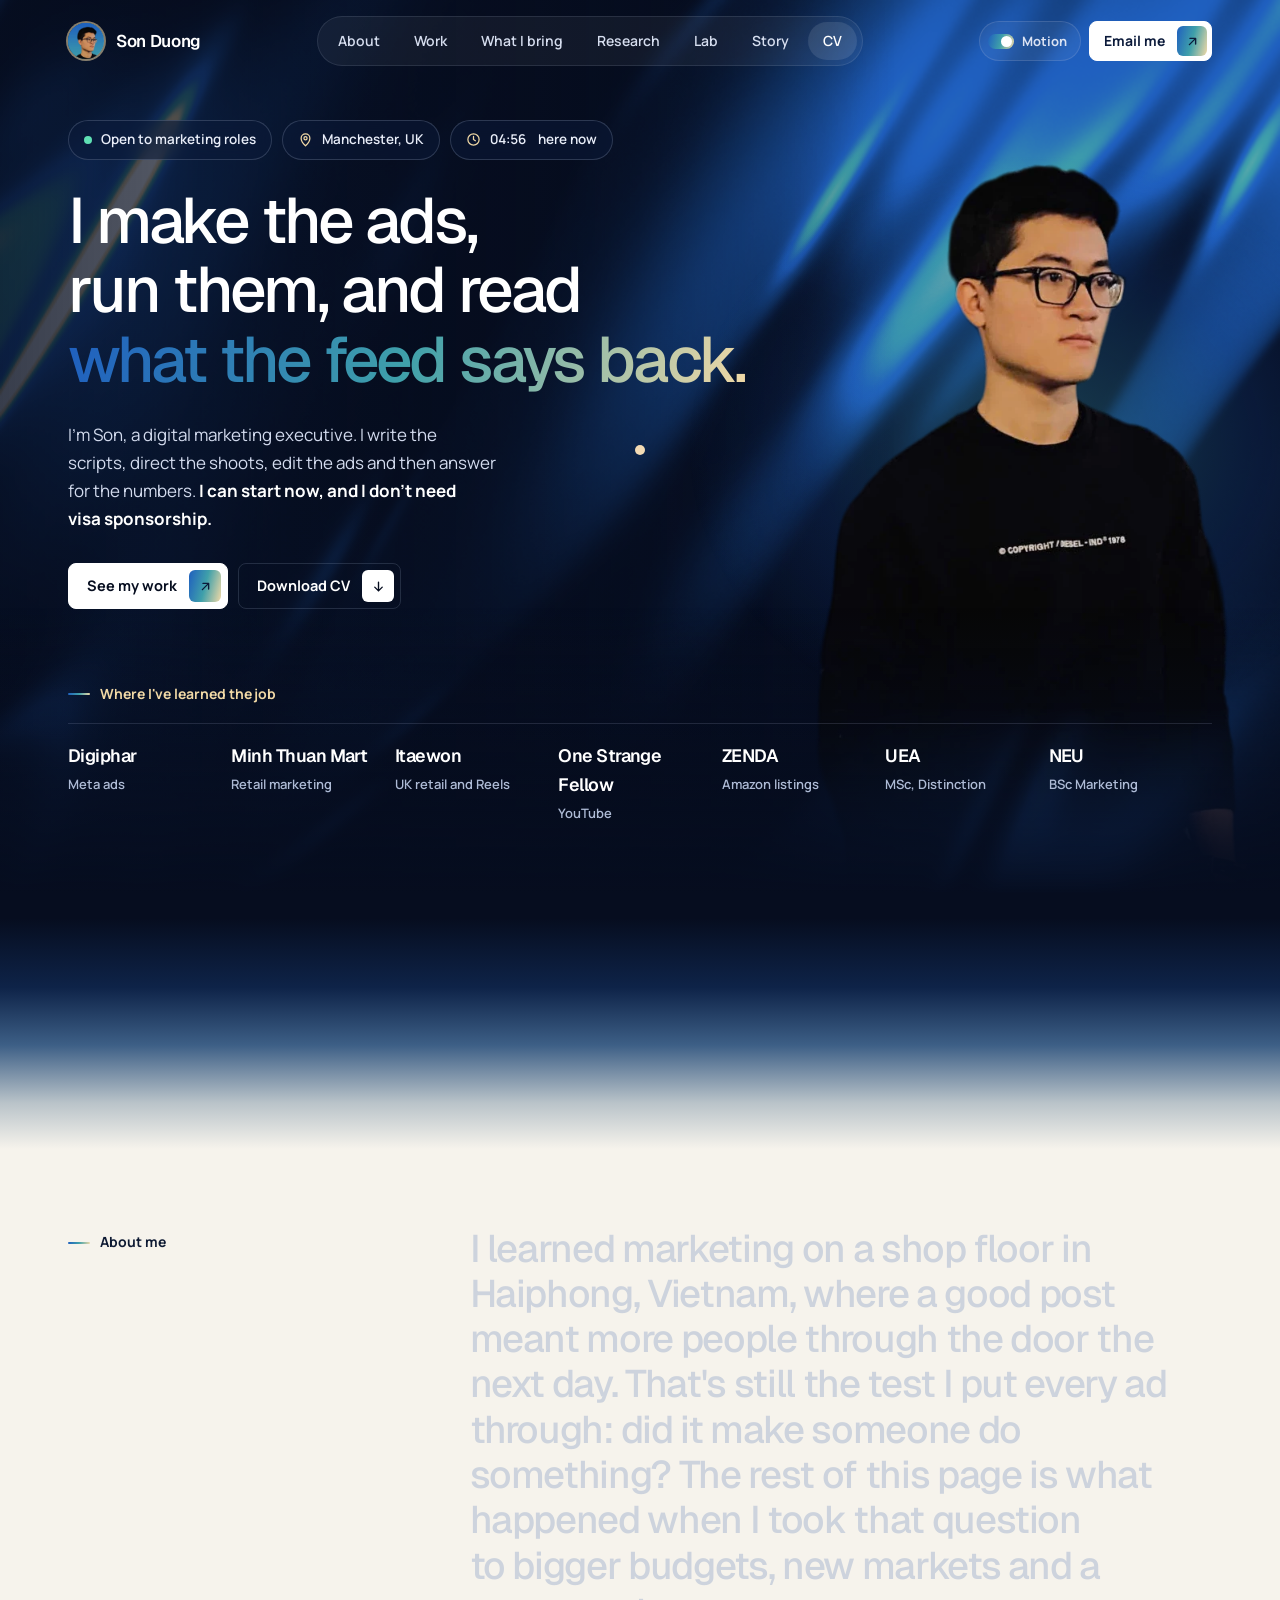
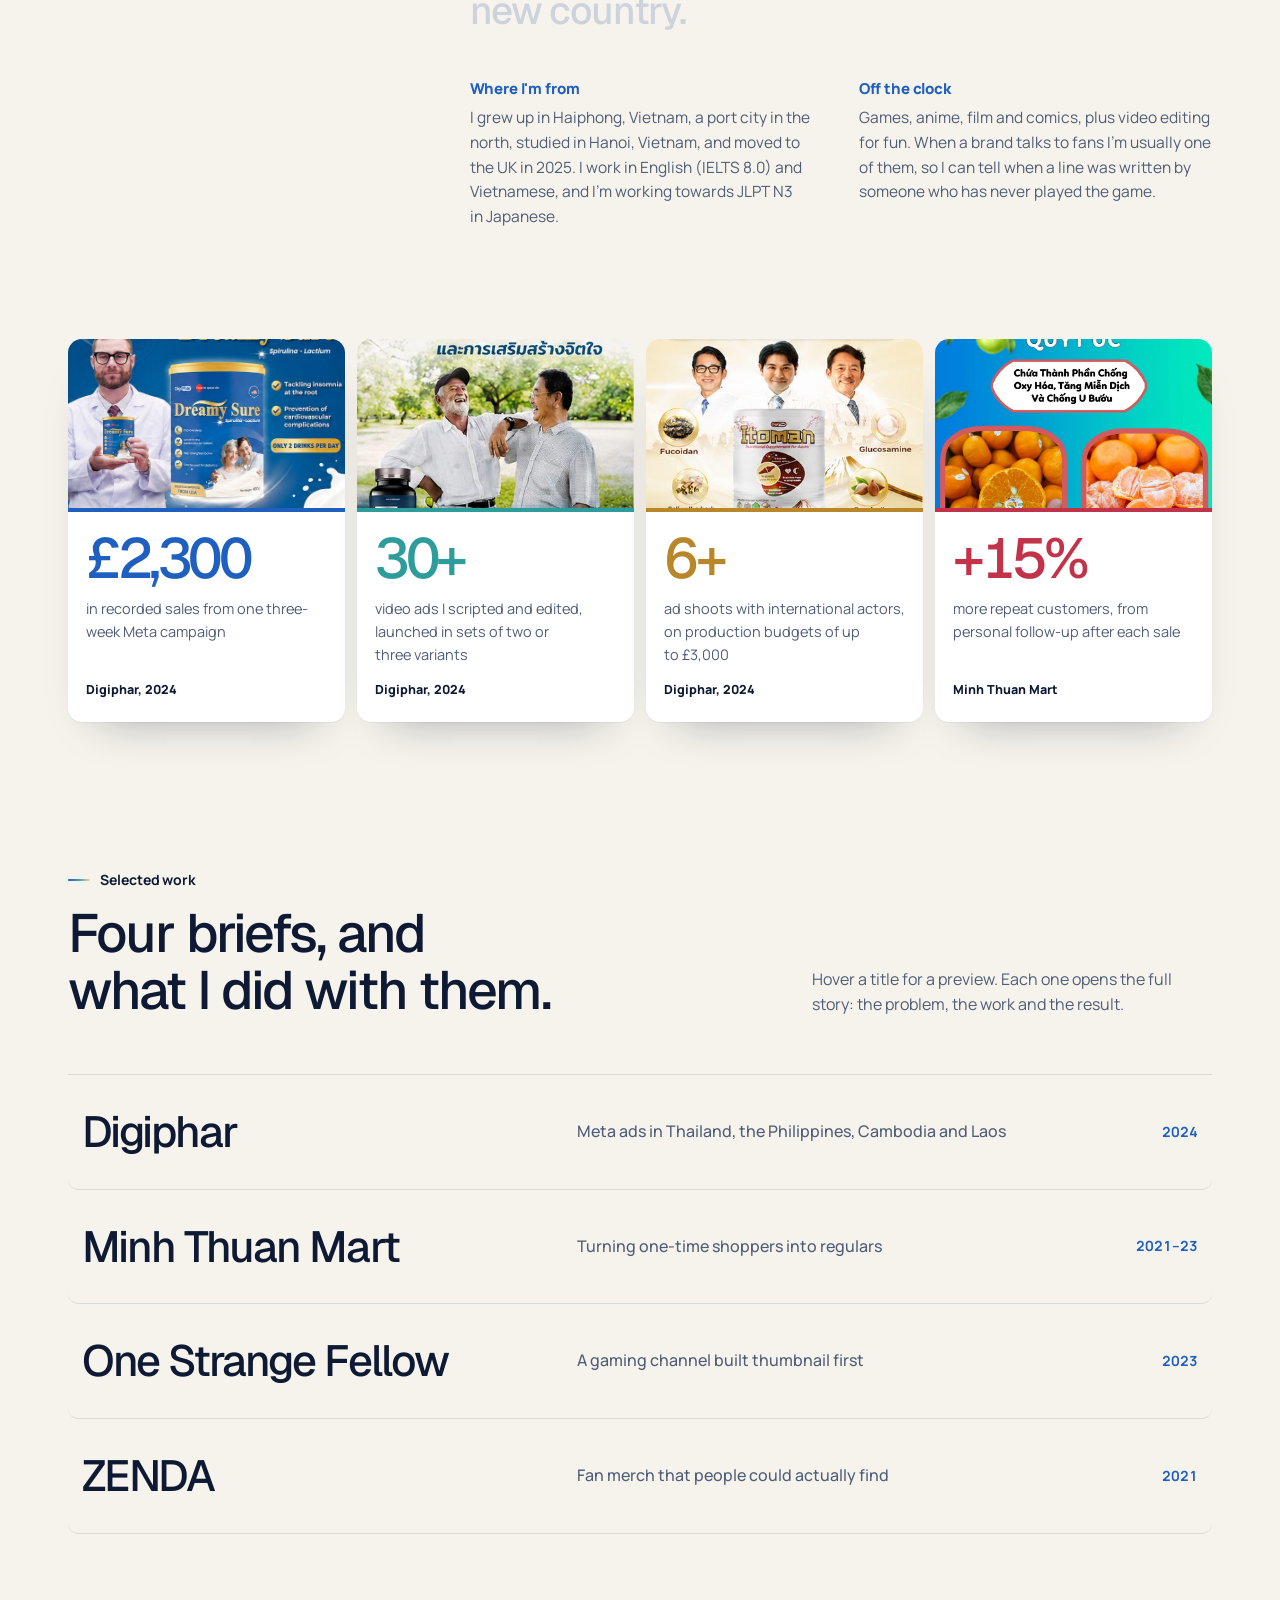
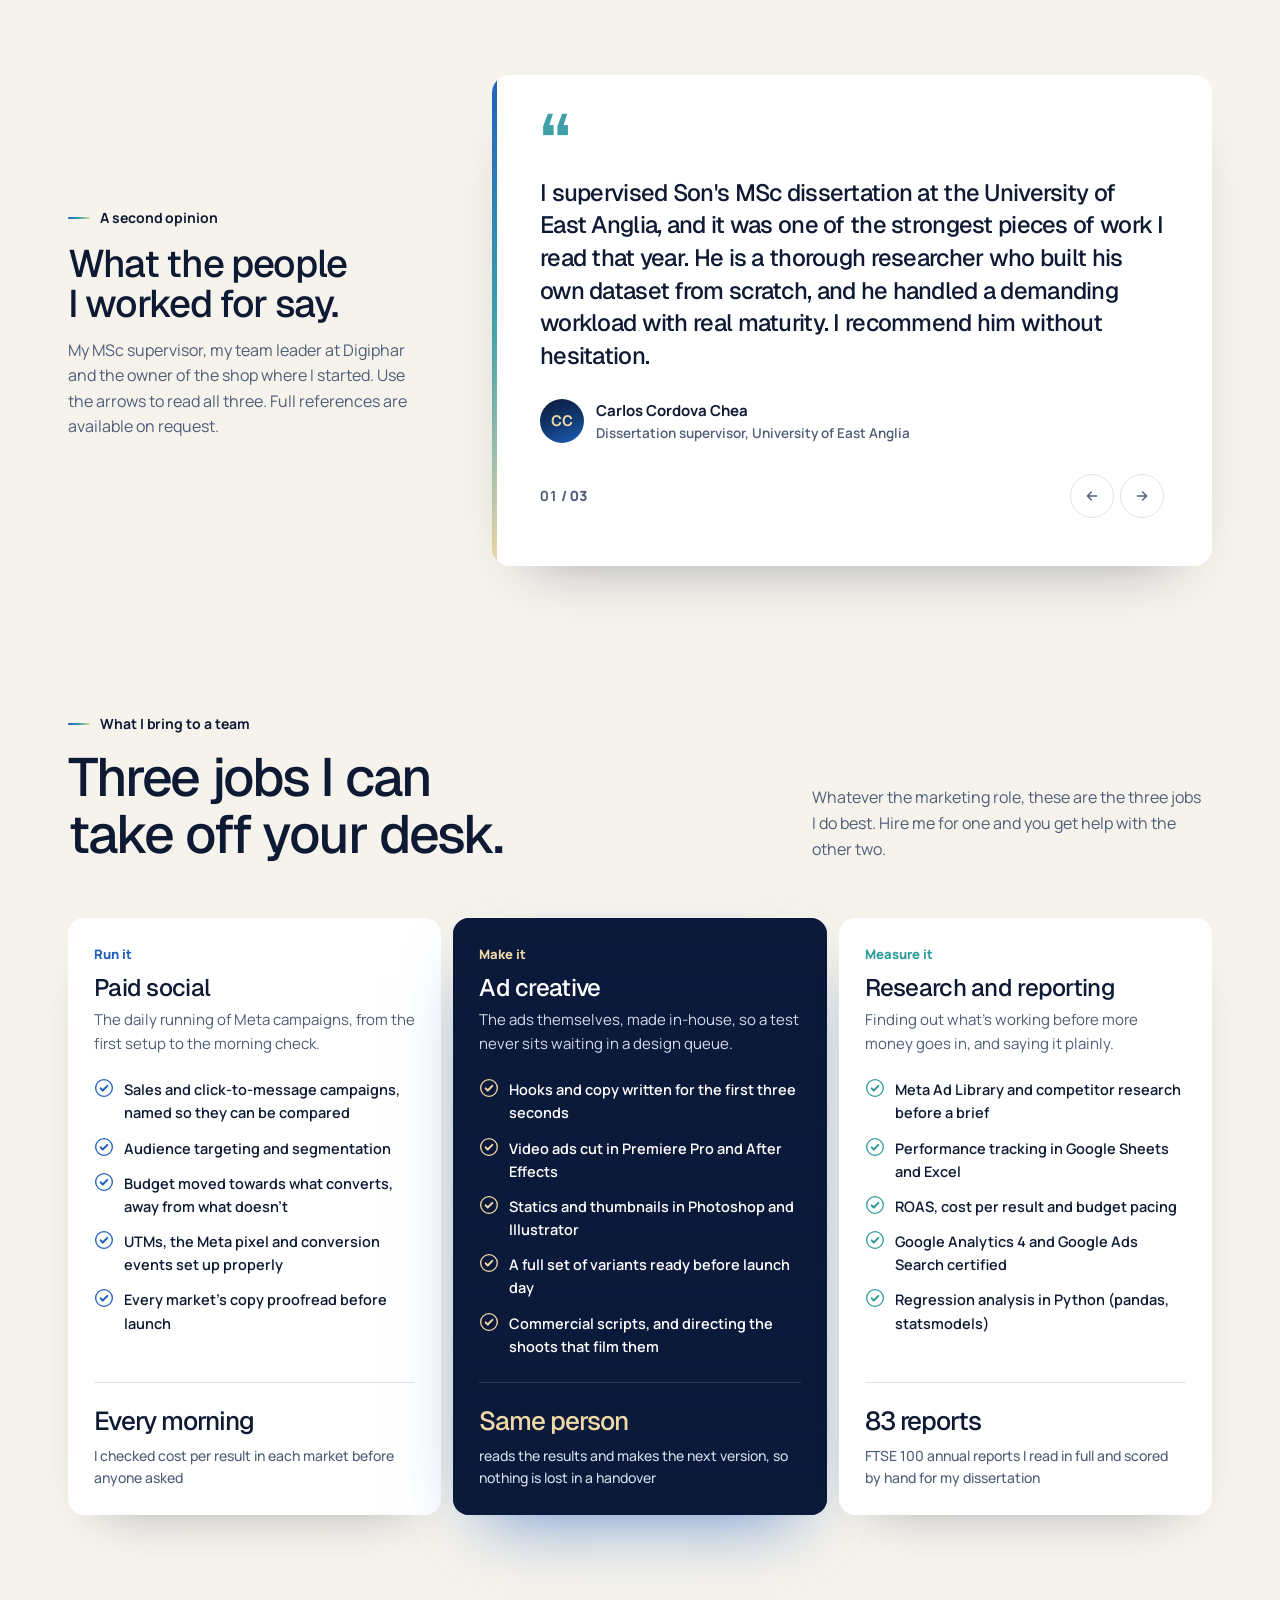
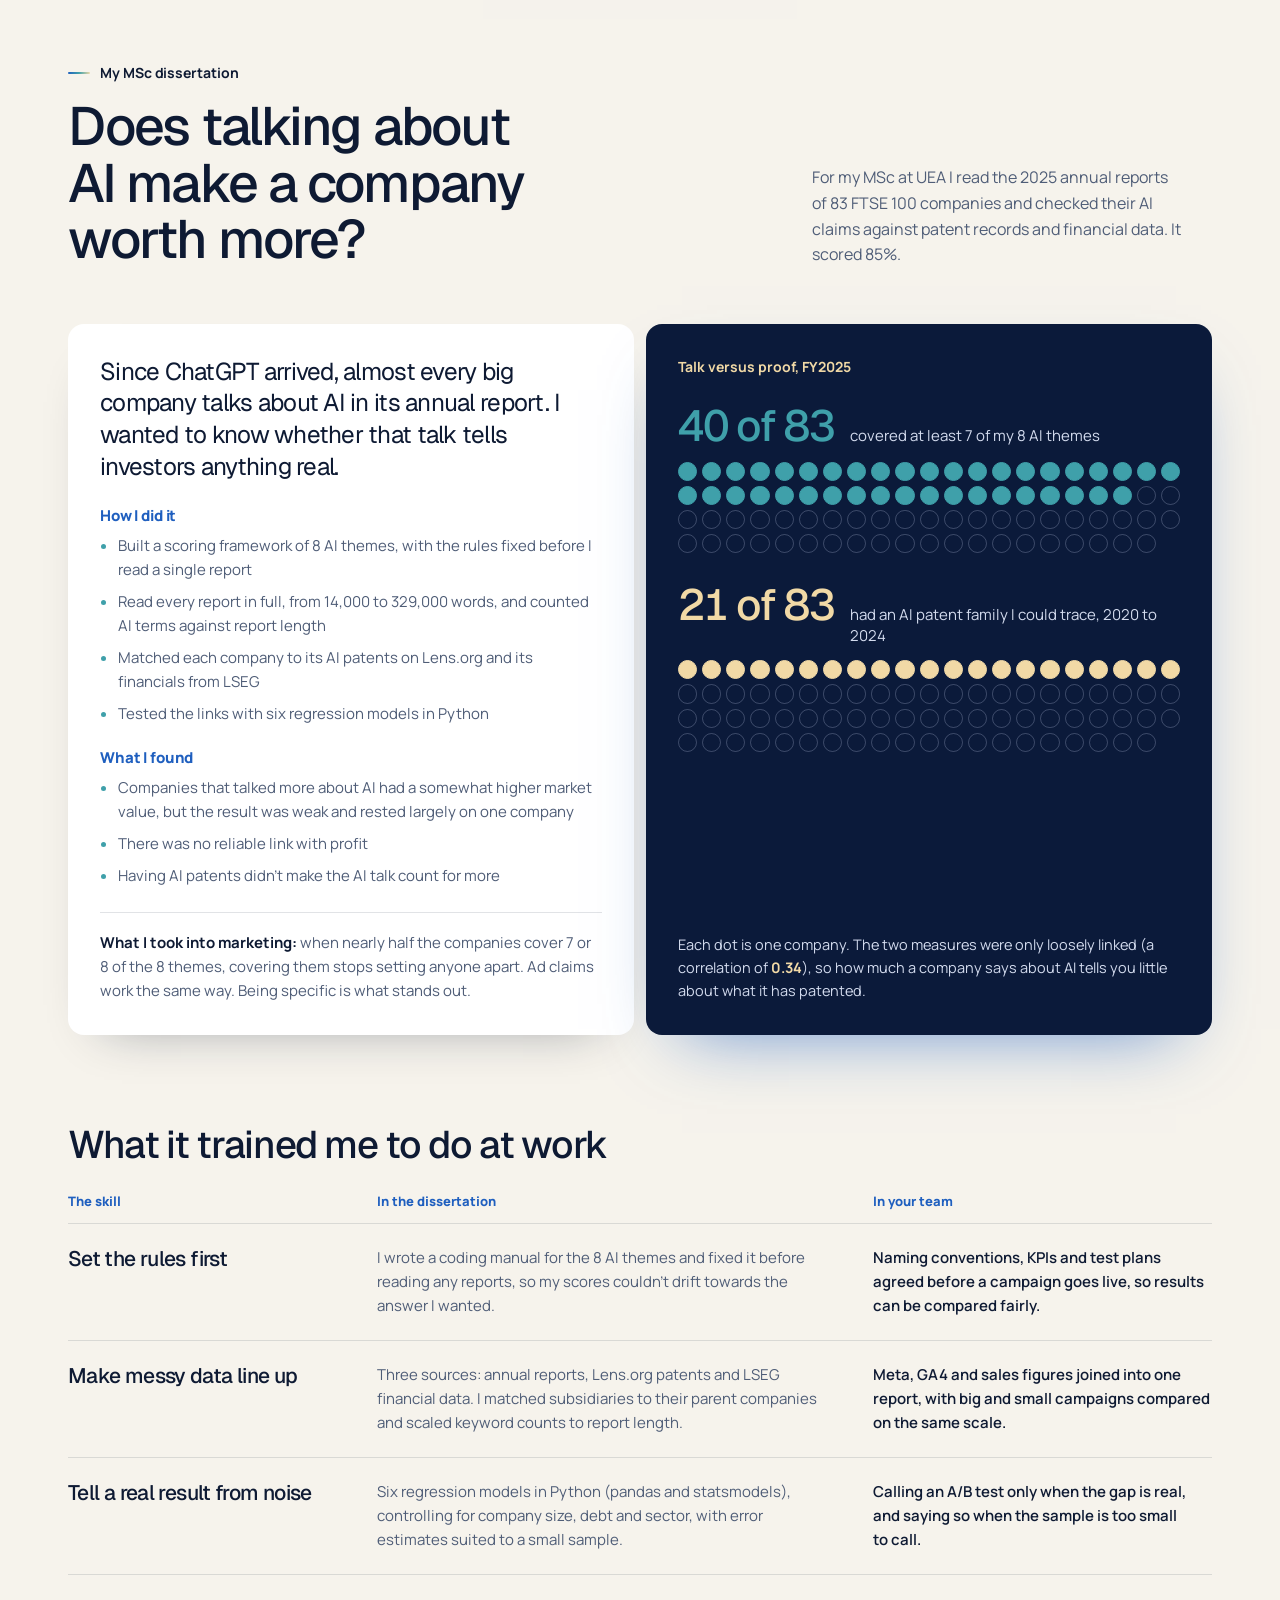
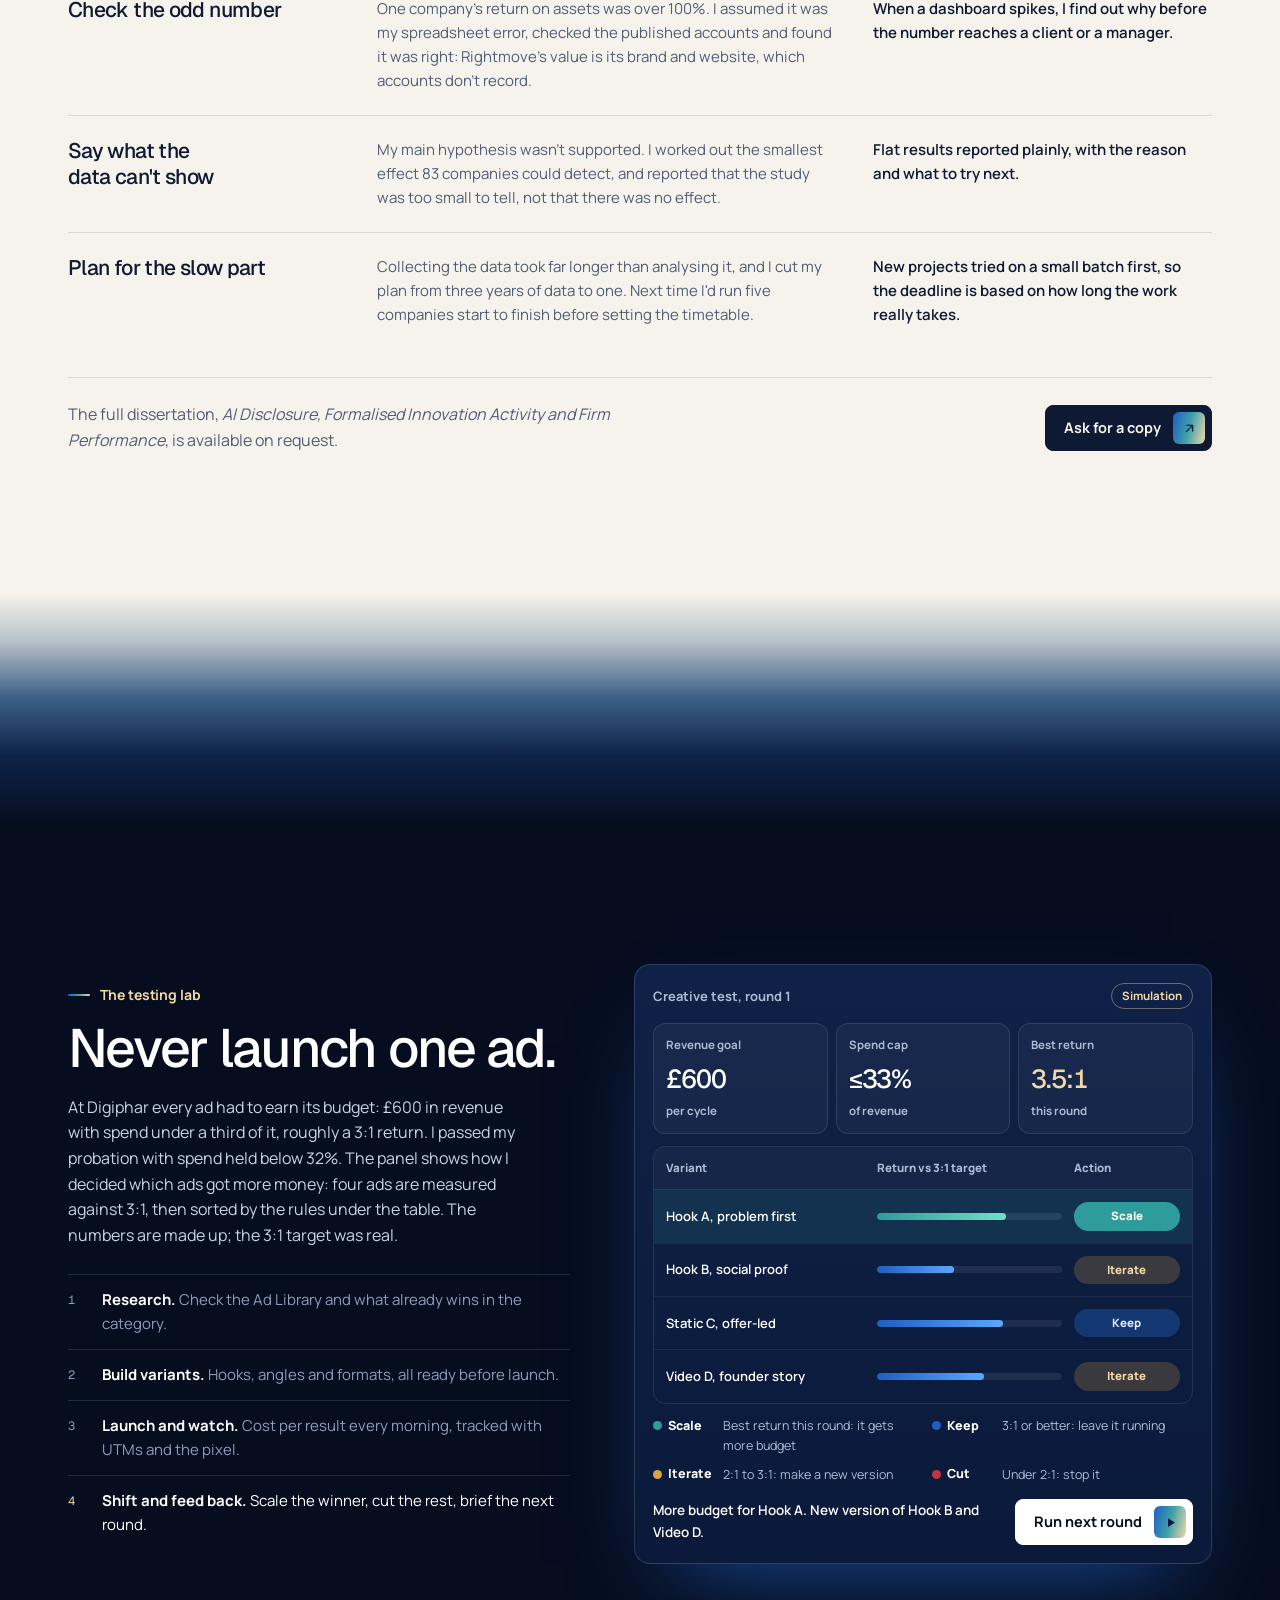
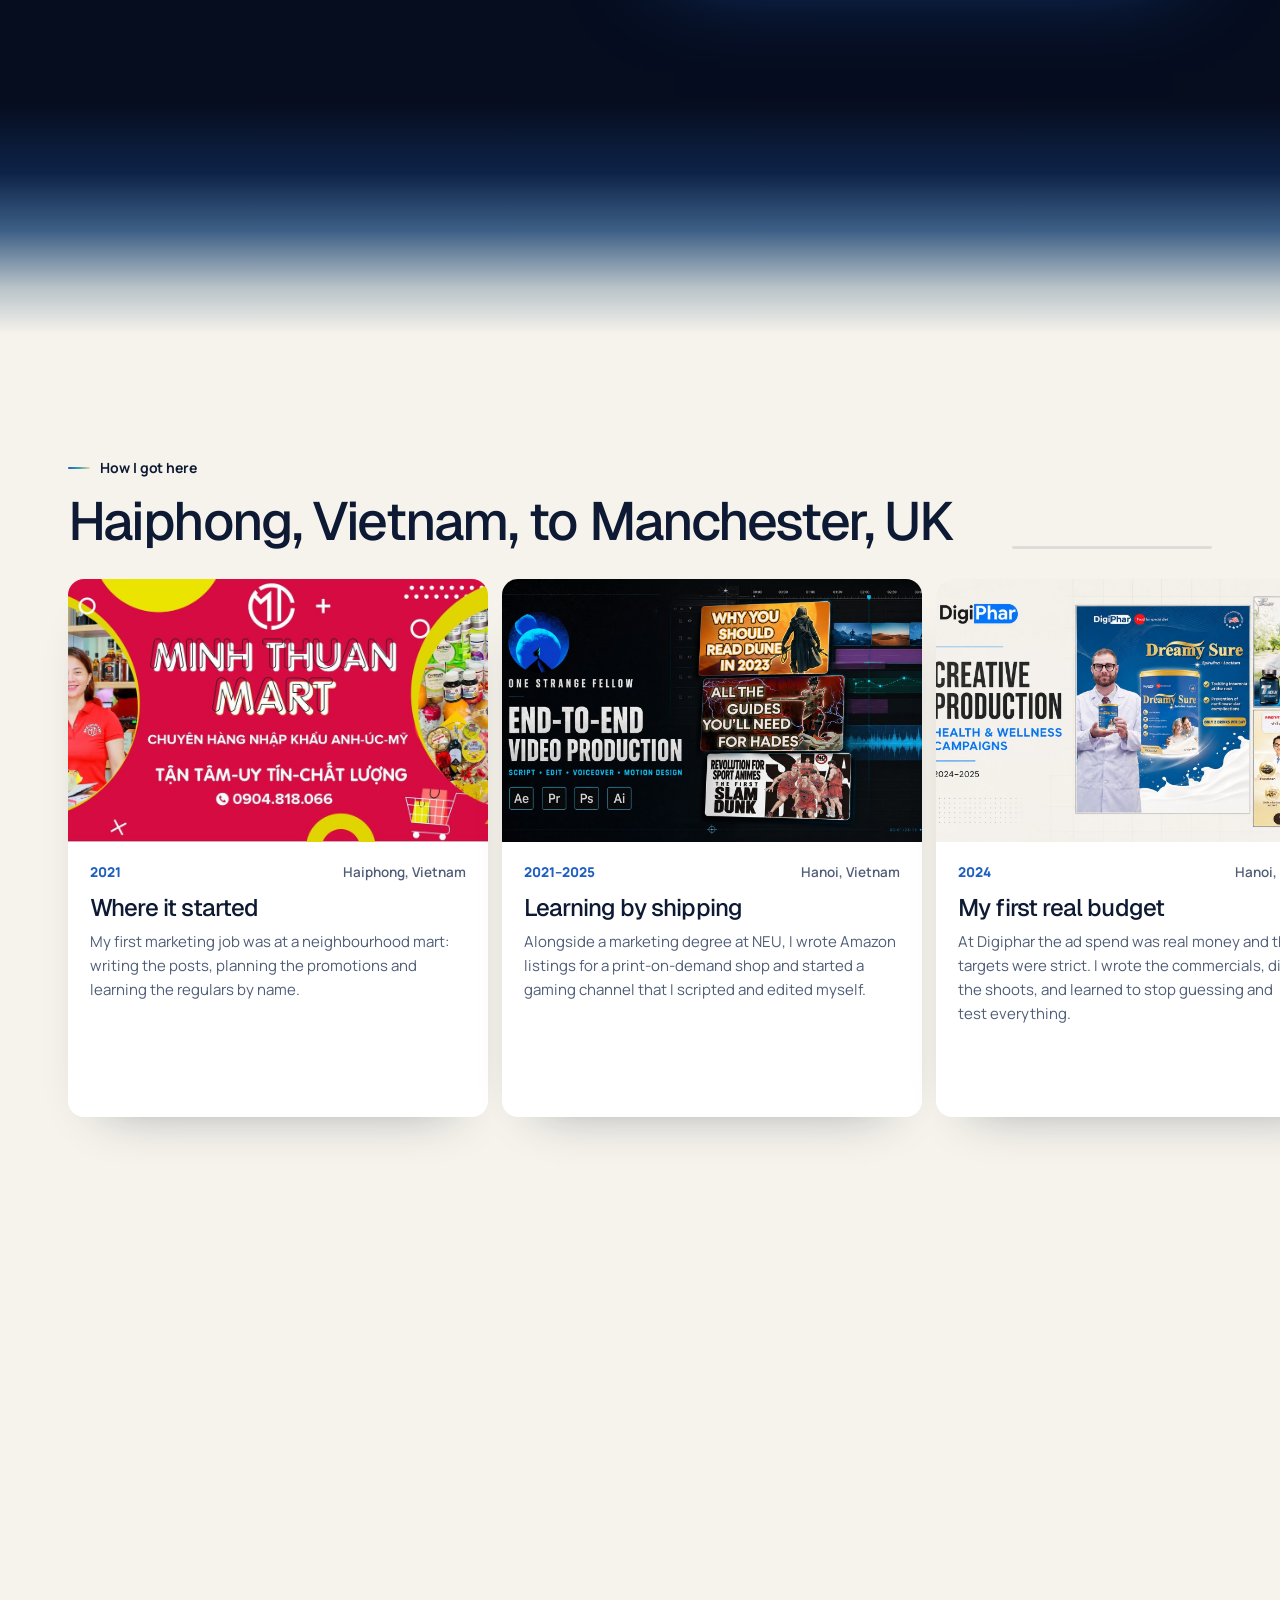
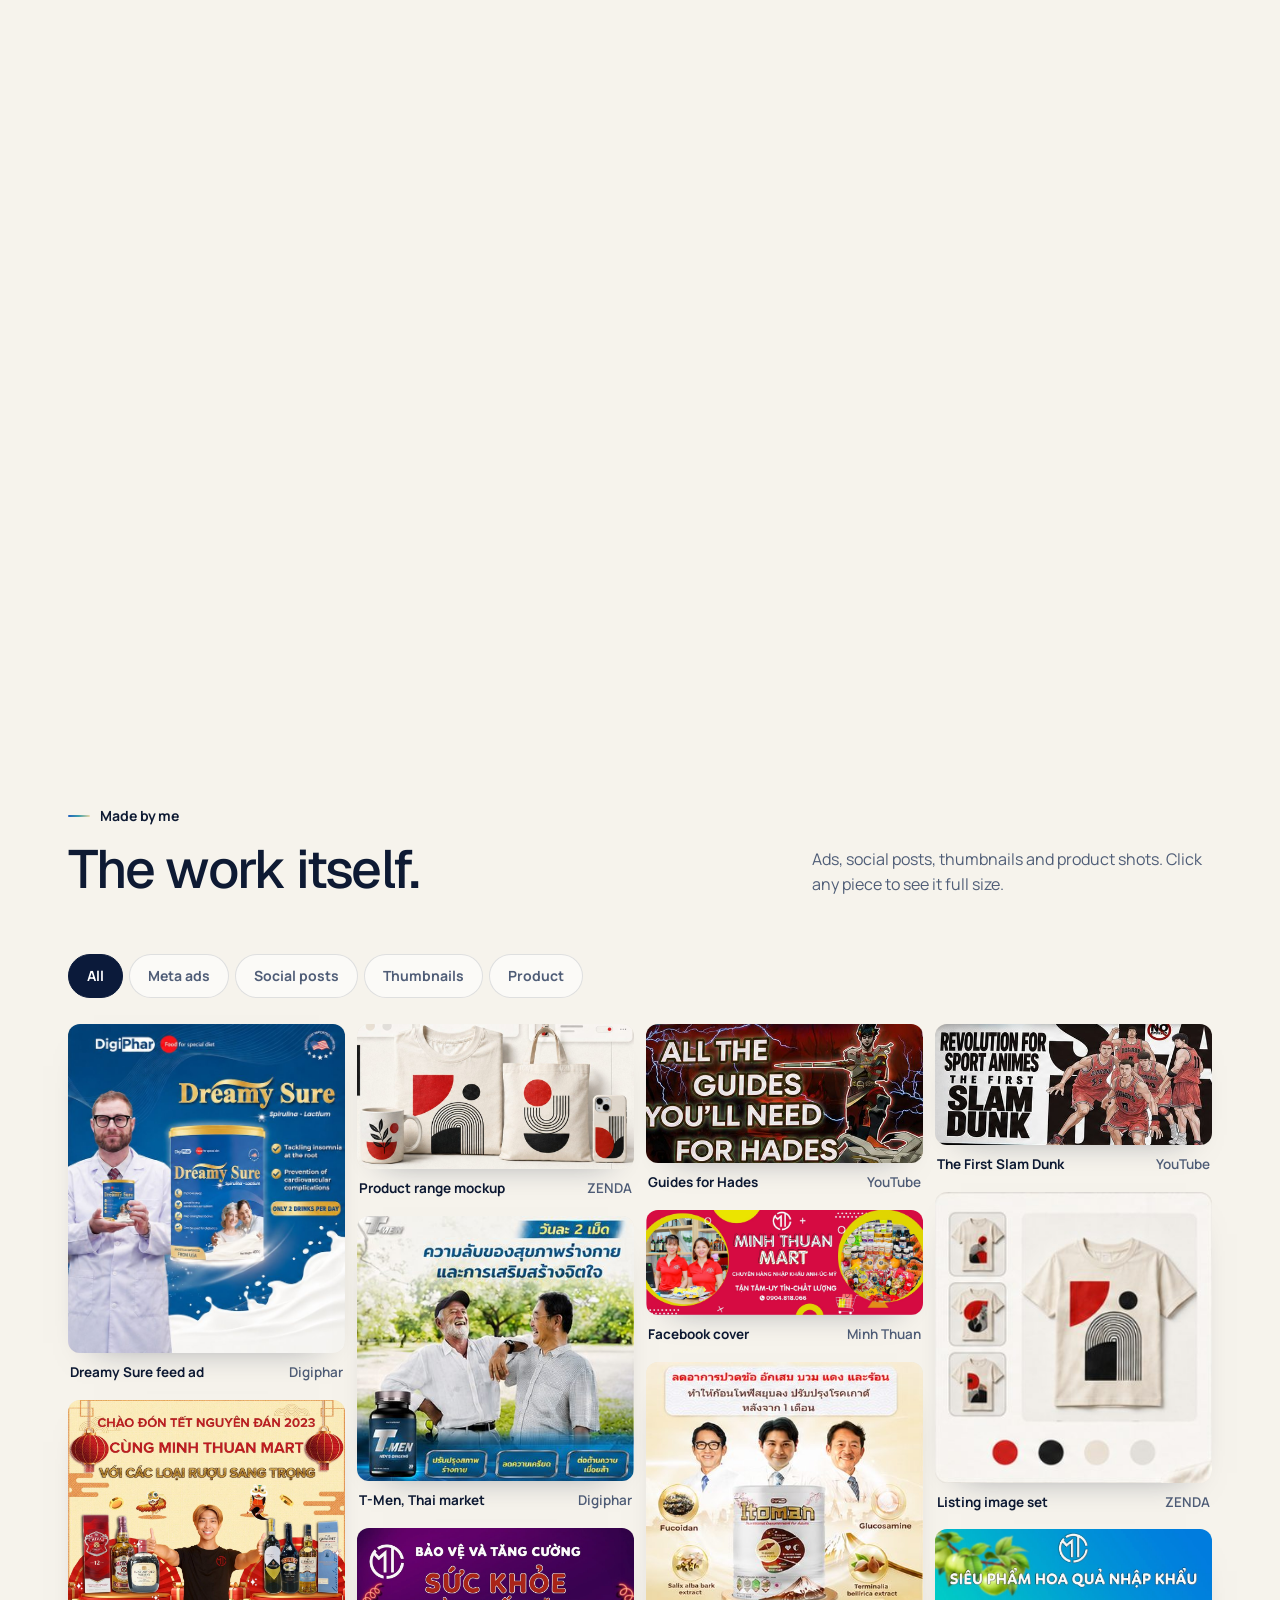
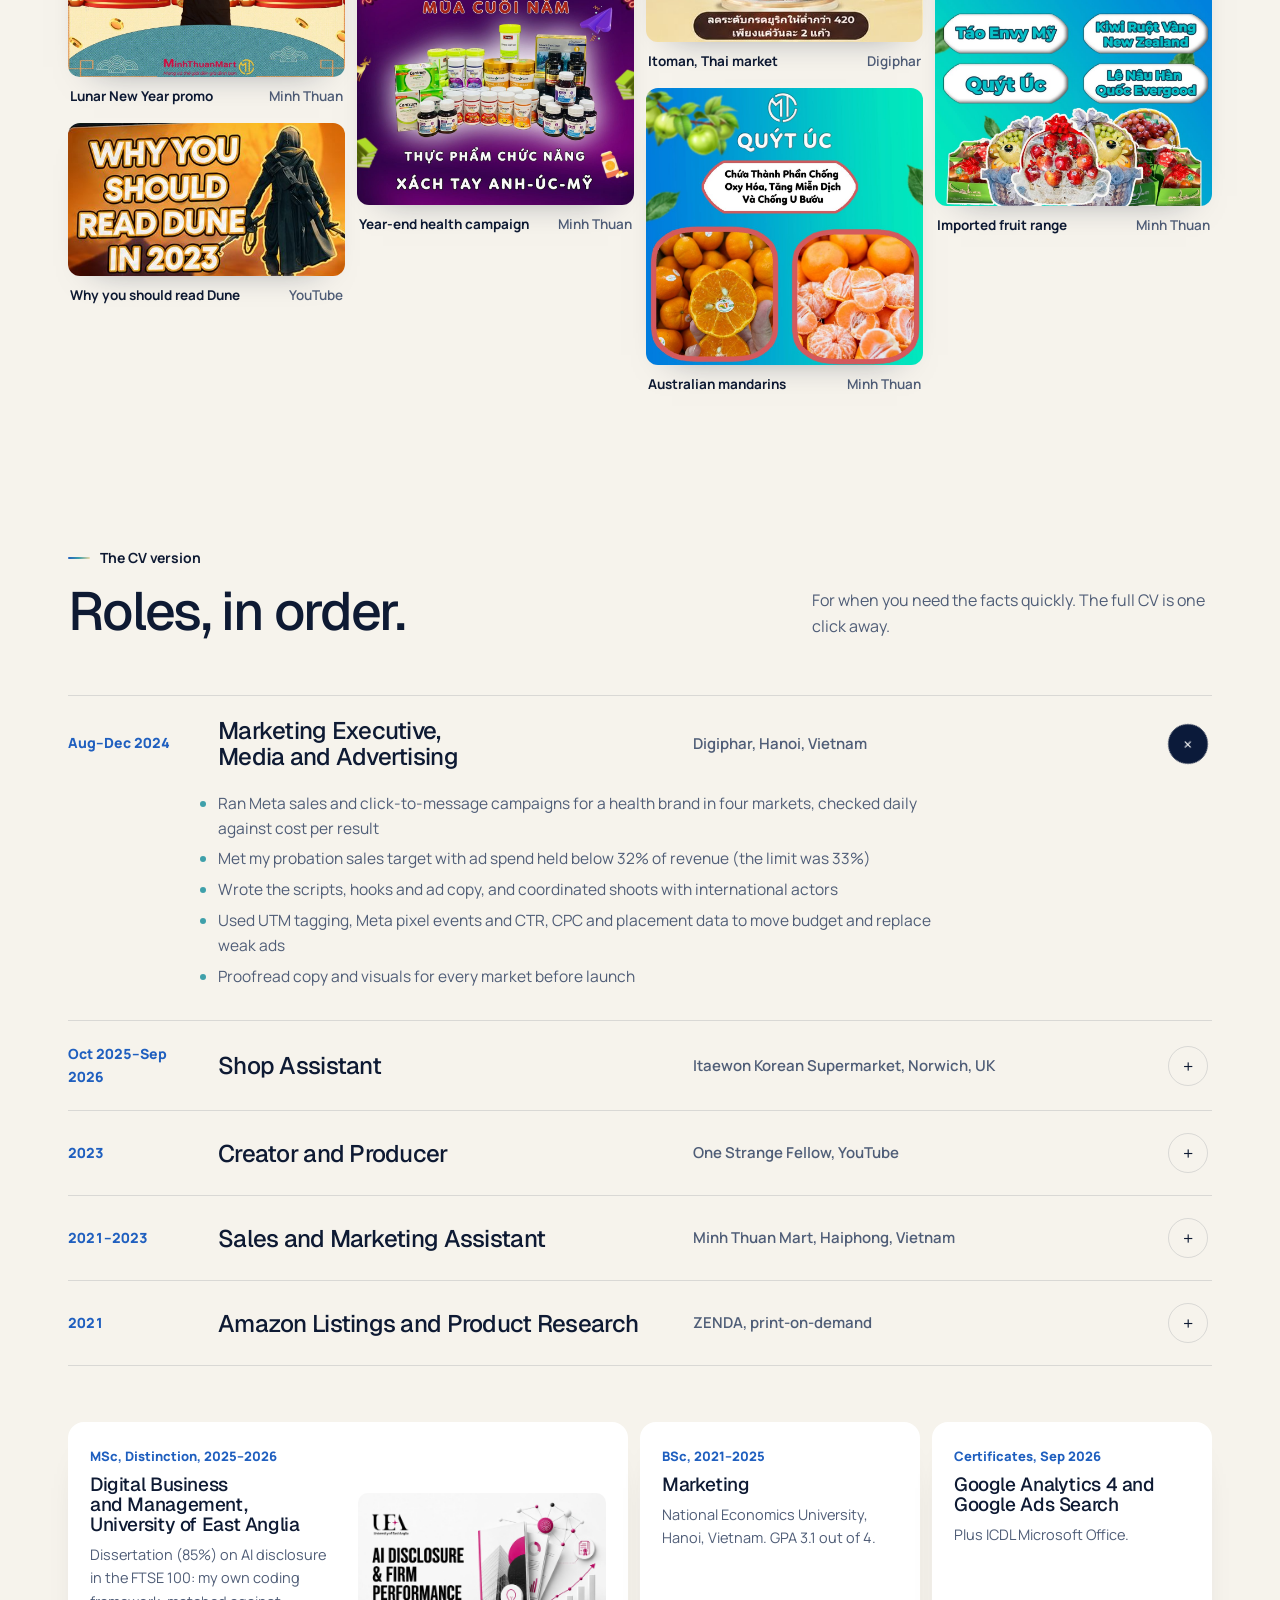
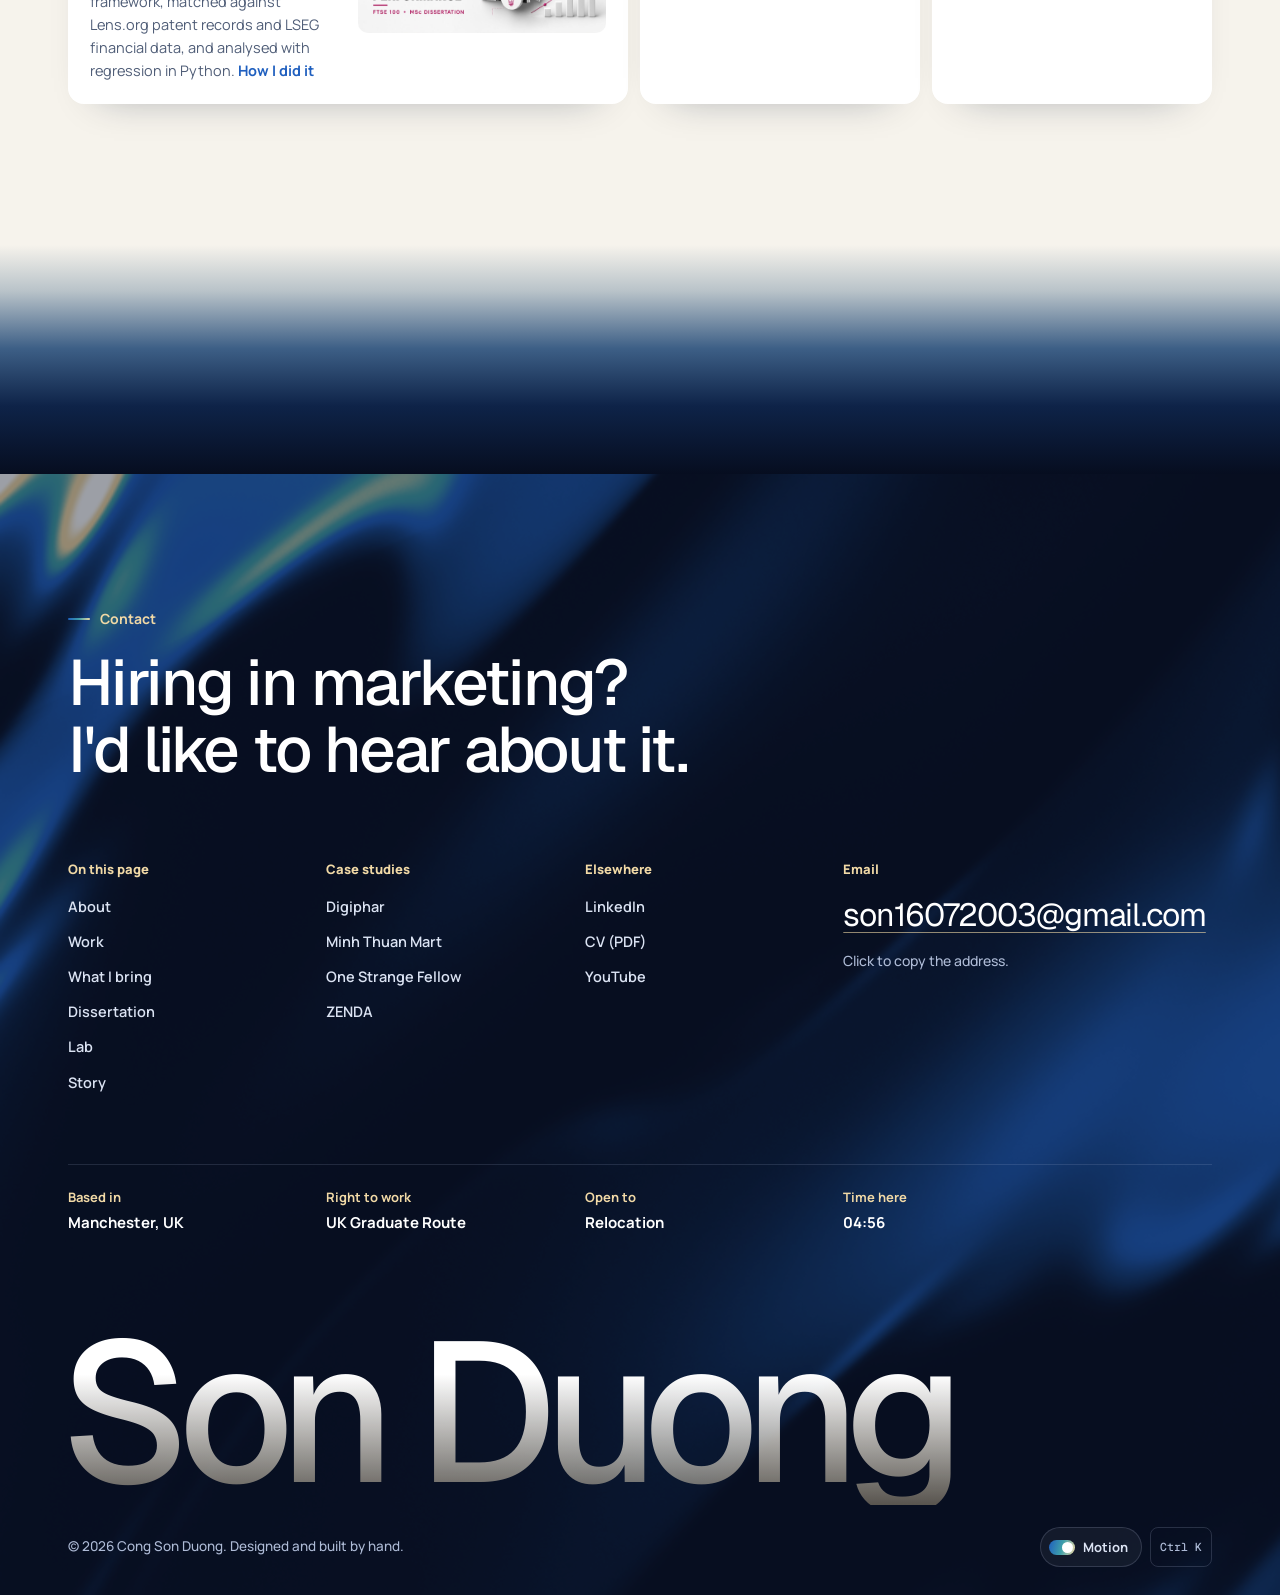
<file: index.html>
<!doctype html>
<html lang="en">
<head>
  <meta charset="utf-8">
  <meta name="viewport" content="width=device-width, initial-scale=1">
  <title>Son Duong, digital marketing executive</title>
  <meta name="description" content="Son Duong plans Meta campaigns, makes the ad creative and reports on what it earned. Digital marketing executive in Manchester, open to any marketing role and free to work in the UK.">
  <meta name="theme-color" content="#060d1f">
  <meta property="og:type" content="website">
  <meta property="og:title" content="Son Duong, digital marketing executive">
  <meta property="og:description" content="I make the ads, run them, and read what the feed says back. Manchester, UK.">
  <meta name="twitter:card" content="summary_large_image">
  <link rel="icon" href="data:image/svg+xml,%3Csvg xmlns='http://www.w3.org/2000/svg' viewBox='0 0 64 64'%3E%3Cdefs%3E%3ClinearGradient id='g' x1='0' y1='0' x2='1' y2='1'%3E%3Cstop offset='0' stop-color='%231f5fbf'/%3E%3Cstop offset='.55' stop-color='%233fa0aa'/%3E%3Cstop offset='1' stop-color='%23f1d9a6'/%3E%3C/linearGradient%3E%3C/defs%3E%3Crect width='64' height='64' rx='16' fill='url(%23g)'/%3E%3Ctext x='50%25' y='56%25' text-anchor='middle' dominant-baseline='middle' font-family='Arial' font-weight='800' font-size='24' fill='%230b1a3a'%3ESD%3C/text%3E%3C/svg%3E">
  <link rel="preconnect" href="https://fonts.googleapis.com">
  <link rel="preconnect" href="https://fonts.gstatic.com" crossorigin>
  <link href="https://fonts.googleapis.com/css2?family=Geist:wght@400;500;600&family=Geist+Mono:wght@400;500&family=Manrope:wght@400;500;600;700;800&display=swap" rel="stylesheet">
  <link rel="preload" as="image" href="assets/img/me-nobg.webp">
  <link rel="stylesheet" href="css/style.css">
  <script>
    (function () {
      var d = document.documentElement, m = null;
      try { m = localStorage.getItem("motion"); } catch (e) {}
      // Motion is on by default; the Motion switch lets a visitor turn it off (remembered on their browser)
      if (m === "off") d.classList.add("calm");
    })();
  </script>
  <script type="application/ld+json">
  {
    "@context": "https://schema.org",
    "@type": "Person",
    "name": "Cong Son Duong",
    "alternateName": "Dương Công Sơn",
    "jobTitle": "Digital Marketing Executive",
    "address": { "@type": "PostalAddress", "addressLocality": "Manchester", "addressCountry": "UK" },
    "alumniOf": ["University of East Anglia", "National Economics University"],
    "sameAs": ["https://www.linkedin.com/in/cong-son-duong"],
    "knowsAbout": ["Meta Ads", "Paid Social", "A/B Testing", "Google Analytics 4", "Ad Creative"]
  }
  </script>
</head>
<body data-root="" class="loading">
  <a class="skip-link" href="#main">Skip to content</a>
  <div class="progress" aria-hidden="true"></div>
  <div class="cursor" aria-hidden="true"><span>View case</span></div>
  <div class="cursor-dot" aria-hidden="true"></div>

  <div class="preloader" aria-hidden="true">
    <div class="pre-row">
      <div class="pre-name"><span>Son Duong</span></div>
      <div class="pre-count">000</div>
    </div>
    <div class="pre-bar"><i></i></div>
  </div>
  <header class="nav">
    <div class="container nav-inner">
      <a href="#top" class="logo"><span class="logo-mark"><img src="assets/img/avatar.webp" alt="" width="36" height="36"></span>Son Duong</a>
      <nav class="nav-links" aria-label="Main">
        <a href="#about">About</a>
        <a href="#work">Work</a>
        <a href="#bring">What I bring</a>
        <a href="#research">Research</a>
        <a href="#lab">Lab</a>
        <a href="#story">Story</a>
        <a href="#experience">CV</a>
      </nav>
      <div class="nav-cta">
        <button class="motion-toggle" type="button" aria-pressed="true" title="Turn animations on or off"><i></i>Motion</button>
        <a class="btn magnetic" href="#contact"><span class="btn-label">Email me</span><span class="arr"><svg viewBox="0 0 24 24" fill="none" stroke="currentColor" stroke-width="2.2" stroke-linecap="round" stroke-linejoin="round" aria-hidden="true"><path d="M7 17 17 7M8 7h9v9"/></svg></span></a>
        <button class="menu-toggle" aria-label="Open menu" aria-expanded="false"><svg width="20" height="20" viewBox="0 0 24 24" fill="none" stroke="currentColor" stroke-width="2" stroke-linecap="round" aria-hidden="true"><path d="M4 9h16M4 15h16"/></svg></button>
      </div>
    </div>
  </header>

  <main id="main">
    <section class="hero" id="top">
      <div class="chrome-fallback" aria-hidden="true"></div>
      <canvas class="chrome" data-chrome="hero" aria-hidden="true"></canvas>
      <div class="hero-photo" aria-hidden="true">
        <div class="halo"></div>
        <img src="assets/img/me-nobg.webp" alt="" width="558" height="942">
      </div>

      <div class="container hero-content">
        <div class="hero-meta">
          <span class="chip"><span class="dot" aria-hidden="true"></span>Open to marketing roles</span>
          <span class="chip"><svg viewBox="0 0 24 24" fill="none" stroke="currentColor" stroke-width="2" stroke-linecap="round" stroke-linejoin="round" aria-hidden="true"><path d="M12 22s7-6.1 7-12a7 7 0 1 0-14 0c0 5.9 7 12 7 12z"/><circle cx="12" cy="10" r="2.5"/></svg>Manchester, UK</span>
          <span class="chip"><svg viewBox="0 0 24 24" fill="none" stroke="currentColor" stroke-width="2" stroke-linecap="round" aria-hidden="true"><circle cx="12" cy="12" r="9"/><path d="M12 7v5l3 2"/></svg><span class="clock">--:--</span>&nbsp;here now</span>
        </div>
        <h1 aria-label="I make the ads, run them, and read what the feed says back.">
          <span class="line"><span>I make the ads,</span></span>
          <span class="line"><span>run them, and read</span></span>
          <span class="line"><span class="gt">what the feed says back.</span></span>
        </h1>
        <p class="hero-sub">I'm Son, a digital marketing executive. I write the scripts, direct the shoots, edit the ads and then answer for the numbers. <b>I can start now, and I don't need visa sponsorship.</b></p>
        <div class="hero-actions">
          <a class="btn magnetic" href="#work"><span class="btn-label">See my work</span><span class="arr"><svg viewBox="0 0 24 24" fill="none" stroke="currentColor" stroke-width="2.2" stroke-linecap="round" stroke-linejoin="round" aria-hidden="true"><path d="M7 17 17 7M8 7h9v9"/></svg></span></a>
          <a class="btn ghost magnetic" href="assets/Cong-Son-Duong-CV.pdf" target="_blank" rel="noopener"><span class="btn-label">Download CV</span><span class="arr"><svg viewBox="0 0 24 24" fill="none" stroke="currentColor" stroke-width="2.2" stroke-linecap="round" stroke-linejoin="round" aria-hidden="true"><path d="M12 5v14M6 13l6 6 6-6"/></svg></span></a>
        </div>
      </div>

      <div class="container trusted">
        <span class="label">Where I've learned the job</span>
        <div class="marks">
          <div class="mark"><b>Digiphar</b><span>Meta ads</span></div>
          <div class="mark"><b>Minh Thuan Mart</b><span>Retail marketing</span></div>
          <div class="mark"><b>Itaewon</b><span>UK retail and Reels</span></div>
          <div class="mark"><b>One Strange Fellow</b><span>YouTube</span></div>
          <div class="mark"><b>ZENDA</b><span>Amazon listings</span></div>
          <div class="mark"><b>UEA</b><span>MSc, Distinction</span></div>
          <div class="mark"><b>NEU</b><span>BSc Marketing</span></div>
        </div>
      </div>
    </section>
    <div class="dissolve" aria-hidden="true"></div>
    <section class="section on-light" id="about" style="padding-top:clamp(40px,6vw,80px)">
      <div class="container">
        <div class="split-head">
          <div><span class="label">About me</span></div>
          <div>
            <p class="statement" data-lit>I learned marketing on a shop floor in Haiphong, Vietnam, where a good post meant more people through the door the next day. That's still the test I put every ad through: did it make someone do something? <span class="soft">The rest of this page is what happened when I took that question to bigger budgets, new markets and a new country.</span></p>
            <div class="about-cols">
              <div>
                <h3>Where I'm from</h3>
                <p>I grew up in Haiphong, Vietnam, a port city in the north, studied in Hanoi, Vietnam, and moved to the UK in 2025. I work in English (IELTS 8.0) and Vietnamese, and I'm working towards JLPT N3 in Japanese.</p>
              </div>
              <div>
                <h3>Off the clock</h3>
                <p>Games, anime, film and comics, plus video editing for fun. When a brand talks to fans I'm usually one of them, so I can tell when a line was written by someone who has never played the game.</p>
              </div>
            </div>
          </div>
        </div>

        <div class="stat-strip" aria-label="Results">
          <div class="stat-card">
            <div class="pic"><img src="assets/work/ad-dreamy-sure.jpg" alt="" loading="lazy"></div>
            <div class="body"><div class="stat-num">£<span data-count="2300">2,300</span></div><p>in recorded sales from one three-week Meta campaign</p><small>Digiphar, 2024</small></div>
          </div>
          <div class="stat-card c-teal">
            <div class="pic"><img src="assets/work/ad-tmen.jpg" alt="" loading="lazy"></div>
            <div class="body"><div class="stat-num"><span data-count="30">30</span>+</div><p>video ads I scripted and edited, launched in sets of two or three variants</p><small>Digiphar, 2024</small></div>
          </div>
          <div class="stat-card c-gold">
            <div class="pic"><img src="assets/work/ad-itoman.jpg" alt="" loading="lazy"></div>
            <div class="body"><div class="stat-num"><span data-count="6">6</span>+</div><p>ad shoots with international actors, on production budgets of up to £3,000</p><small>Digiphar, 2024</small></div>
          </div>
          <div class="stat-card c-red">
            <div class="pic"><img src="assets/work/mtm-quyt-uc.jpg" alt="" loading="lazy"></div>
            <div class="body"><div class="stat-num">+<span data-count="15">15</span>%</div><p>more repeat customers, from personal follow-up after each sale</p><small>Minh Thuan Mart</small></div>
          </div>
        </div>
      </div>
    </section>
    <section class="section on-light" id="work" style="padding-top:0">
      <div class="container">
        <div class="head-row">
          <div>
            <span class="label">Selected work</span>
            <h2>Four briefs, and what I did with them.</h2>
          </div>
          <p>Hover a title for a preview. Each one opens the full story: the problem, the work and the result.</p>
        </div>
        <div class="work-list">
          <a class="work-row" href="work/digiphar.html" data-preview="0" data-cursor="view">
            <div class="thumb-m"><img src="assets/work/cover-digiphar.jpg" alt="" loading="lazy"></div>
            <h3>Digiphar</h3><span class="what">Meta ads in Thailand, the Philippines, Cambodia and Laos</span><span class="yr">2024</span>
          </a>
          <a class="work-row" href="work/minh-thuan-mart.html" data-preview="1" data-cursor="view">
            <div class="thumb-m"><img src="assets/work/cover-minh-thuan.jpg" alt="" loading="lazy"></div>
            <h3>Minh Thuan Mart</h3><span class="what">Turning one-time shoppers into regulars</span><span class="yr">2021–23</span>
          </a>
          <a class="work-row" href="work/one-strange-fellow.html" data-preview="2" data-cursor="view">
            <div class="thumb-m"><img src="assets/work/cover-osf.jpg" alt="" loading="lazy"></div>
            <h3>One Strange Fellow</h3><span class="what">A gaming channel built thumbnail first</span><span class="yr">2023</span>
          </a>
          <a class="work-row" href="work/zenda.html" data-preview="3" data-cursor="view">
            <div class="thumb-m"><img src="assets/work/cover-zenda.jpg" alt="" loading="lazy"></div>
            <h3>ZENDA</h3><span class="what">Fan merch that people could actually find</span><span class="yr">2021</span>
          </a>
        </div>
      </div>
    </section>
    <div class="preview" aria-hidden="true">
      <img src="assets/work/cover-digiphar.jpg" alt=""><img src="assets/work/cover-minh-thuan.jpg" alt=""><img src="assets/work/cover-osf.jpg" alt=""><img src="assets/work/cover-zenda.jpg" alt="">
    </div>
    <section class="section on-light" id="words" style="padding-top:0">
      <div class="container quote-wrap">
        <div class="quote-side">
          <span class="label">A second opinion</span>
          <h2>What the people I worked for say.</h2>
          <p>My MSc supervisor, my team leader at Digiphar and the owner of the shop where I started. Use the arrows to read all three. Full references are available on request.</p>
        </div>
        <div class="quote-card">
          <span class="quote-mark" aria-hidden="true">“</span>
          <div class="slides" aria-live="polite">
            <figure class="slide on">
              <blockquote>I supervised Son's MSc dissertation at the University of East Anglia, and it was one of the strongest pieces of work I read that year. He is a thorough researcher who built his own dataset from scratch, and he handled a demanding workload with real maturity. I recommend him without hesitation.</blockquote>
              <figcaption><cite><span class="ini" aria-hidden="true">CC</span><b>Carlos Cordova Chea<span>Dissertation supervisor, University of East Anglia</span></b></cite></figcaption>
            </figure>
            <figure class="slide">
              <blockquote>Son is smart and catches on to new things quickly, but creative is where he really stands out. He comes to the table with ideas, writes them up and turns them into ads that are ready to test.</blockquote>
              <figcaption><cite><span class="ini" aria-hidden="true">DP</span><b>Team Leader, Media and Advertising<span>Digiphar, Hanoi, Vietnam</span></b></cite></figcaption>
            </figure>
            <figure class="slide">
              <blockquote>Son brought a professionalism our local shop didn't have before. He built us a proper system for our social media, one we could keep running ourselves after he moved on.</blockquote>
              <figcaption><cite><span class="ini" aria-hidden="true">MT</span><b>Owner, Minh Thuan Mart<span>Haiphong, Vietnam. Translated from Vietnamese.</span></b></cite></figcaption>
            </figure>
          </div>
          <div class="quote-nav">
            <span><b class="cur">01</b> / <span class="tot">01</span></span>
            <div class="arrows">
              <button class="icon-btn prev" type="button" aria-label="Previous quote"><svg viewBox="0 0 24 24" fill="none" stroke="currentColor" stroke-width="2" stroke-linecap="round" stroke-linejoin="round" aria-hidden="true"><path d="M19 12H5M11 18l-6-6 6-6"/></svg></button>
              <button class="icon-btn next" type="button" aria-label="Next quote"><svg viewBox="0 0 24 24" fill="none" stroke="currentColor" stroke-width="2" stroke-linecap="round" stroke-linejoin="round" aria-hidden="true"><path d="M5 12h14M13 6l6 6-6 6"/></svg></button>
            </div>
          </div>
        </div>
      </div>
    </section>
    <section class="section on-light" id="bring" style="padding-top:0">
      <div class="container">
        <div class="head-row">
          <div>
            <span class="label">What I bring to a team</span>
            <h2>Three jobs I can take off your desk.</h2>
          </div>
          <p>Whatever the marketing role, these are the three jobs I do best. Hire me for one and you get help with the other two.</p>
        </div>
        <div class="bring">
          <article class="offer">
            <span class="tagline">Run it</span>
            <h3>Paid social</h3>
            <p class="lede">The daily running of Meta campaigns, from the first setup to the morning check.</p>
            <ul>
              <li><svg viewBox="0 0 24 24" fill="none" stroke="currentColor" stroke-width="2.4" stroke-linecap="round" stroke-linejoin="round" aria-hidden="true"><circle cx="12" cy="12" r="10" stroke-width="1.6"/><path d="m8 12.5 2.5 2.5L16 9.5"/></svg>Sales and click-to-message campaigns, named so they can be compared</li>
              <li><svg viewBox="0 0 24 24" fill="none" stroke="currentColor" stroke-width="2.4" stroke-linecap="round" stroke-linejoin="round" aria-hidden="true"><circle cx="12" cy="12" r="10" stroke-width="1.6"/><path d="m8 12.5 2.5 2.5L16 9.5"/></svg>Audience targeting and segmentation</li>
              <li><svg viewBox="0 0 24 24" fill="none" stroke="currentColor" stroke-width="2.4" stroke-linecap="round" stroke-linejoin="round" aria-hidden="true"><circle cx="12" cy="12" r="10" stroke-width="1.6"/><path d="m8 12.5 2.5 2.5L16 9.5"/></svg>Budget moved towards what converts, away from what doesn't</li>
              <li><svg viewBox="0 0 24 24" fill="none" stroke="currentColor" stroke-width="2.4" stroke-linecap="round" stroke-linejoin="round" aria-hidden="true"><circle cx="12" cy="12" r="10" stroke-width="1.6"/><path d="m8 12.5 2.5 2.5L16 9.5"/></svg>UTMs, the Meta pixel and conversion events set up properly</li>
              <li><svg viewBox="0 0 24 24" fill="none" stroke="currentColor" stroke-width="2.4" stroke-linecap="round" stroke-linejoin="round" aria-hidden="true"><circle cx="12" cy="12" r="10" stroke-width="1.6"/><path d="m8 12.5 2.5 2.5L16 9.5"/></svg>Every market's copy proofread before launch</li>
            </ul>
            <div class="proof"><b>Every morning</b>I checked cost per result in each market before anyone asked</div>
          </article>
          <article class="offer feature">
            <canvas class="chrome" data-chrome="card" aria-hidden="true"></canvas>
            <span class="tagline">Make it</span>
            <h3>Ad creative</h3>
            <p class="lede">The ads themselves, made in-house, so a test never sits waiting in a design queue.</p>
            <ul>
              <li><svg viewBox="0 0 24 24" fill="none" stroke="currentColor" stroke-width="2.4" stroke-linecap="round" stroke-linejoin="round" aria-hidden="true"><circle cx="12" cy="12" r="10" stroke-width="1.6"/><path d="m8 12.5 2.5 2.5L16 9.5"/></svg>Hooks and copy written for the first three seconds</li>
              <li><svg viewBox="0 0 24 24" fill="none" stroke="currentColor" stroke-width="2.4" stroke-linecap="round" stroke-linejoin="round" aria-hidden="true"><circle cx="12" cy="12" r="10" stroke-width="1.6"/><path d="m8 12.5 2.5 2.5L16 9.5"/></svg>Video ads cut in Premiere Pro and After Effects</li>
              <li><svg viewBox="0 0 24 24" fill="none" stroke="currentColor" stroke-width="2.4" stroke-linecap="round" stroke-linejoin="round" aria-hidden="true"><circle cx="12" cy="12" r="10" stroke-width="1.6"/><path d="m8 12.5 2.5 2.5L16 9.5"/></svg>Statics and thumbnails in Photoshop and Illustrator</li>
              <li><svg viewBox="0 0 24 24" fill="none" stroke="currentColor" stroke-width="2.4" stroke-linecap="round" stroke-linejoin="round" aria-hidden="true"><circle cx="12" cy="12" r="10" stroke-width="1.6"/><path d="m8 12.5 2.5 2.5L16 9.5"/></svg>A full set of variants ready before launch day</li>
              <li><svg viewBox="0 0 24 24" fill="none" stroke="currentColor" stroke-width="2.4" stroke-linecap="round" stroke-linejoin="round" aria-hidden="true"><circle cx="12" cy="12" r="10" stroke-width="1.6"/><path d="m8 12.5 2.5 2.5L16 9.5"/></svg>Commercial scripts, and directing the shoots that film them</li>
            </ul>
            <div class="proof"><b>Same person</b>reads the results and makes the next version, so nothing is lost in a handover</div>
          </article>
          <article class="offer c-teal">
            <span class="tagline">Measure it</span>
            <h3>Research and reporting</h3>
            <p class="lede">Finding out what's working before more money goes in, and saying it plainly.</p>
            <ul>
              <li><svg viewBox="0 0 24 24" fill="none" stroke="currentColor" stroke-width="2.4" stroke-linecap="round" stroke-linejoin="round" aria-hidden="true"><circle cx="12" cy="12" r="10" stroke-width="1.6"/><path d="m8 12.5 2.5 2.5L16 9.5"/></svg>Meta Ad Library and competitor research before a brief</li>
              <li><svg viewBox="0 0 24 24" fill="none" stroke="currentColor" stroke-width="2.4" stroke-linecap="round" stroke-linejoin="round" aria-hidden="true"><circle cx="12" cy="12" r="10" stroke-width="1.6"/><path d="m8 12.5 2.5 2.5L16 9.5"/></svg>Performance tracking in Google Sheets and Excel</li>
              <li><svg viewBox="0 0 24 24" fill="none" stroke="currentColor" stroke-width="2.4" stroke-linecap="round" stroke-linejoin="round" aria-hidden="true"><circle cx="12" cy="12" r="10" stroke-width="1.6"/><path d="m8 12.5 2.5 2.5L16 9.5"/></svg>ROAS, cost per result and budget pacing</li>
              <li><svg viewBox="0 0 24 24" fill="none" stroke="currentColor" stroke-width="2.4" stroke-linecap="round" stroke-linejoin="round" aria-hidden="true"><circle cx="12" cy="12" r="10" stroke-width="1.6"/><path d="m8 12.5 2.5 2.5L16 9.5"/></svg>Google Analytics 4 and Google Ads Search certified</li>
              <li><svg viewBox="0 0 24 24" fill="none" stroke="currentColor" stroke-width="2.4" stroke-linecap="round" stroke-linejoin="round" aria-hidden="true"><circle cx="12" cy="12" r="10" stroke-width="1.6"/><path d="m8 12.5 2.5 2.5L16 9.5"/></svg>Regression analysis in Python (pandas, statsmodels)</li>
            </ul>
            <div class="proof"><b>83 reports</b>FTSE 100 annual reports I read in full and scored by hand for my dissertation</div>
          </article>
        </div>
      </div>
    </section>
    <section class="section on-light" id="research" style="padding-top:0">
      <div class="container">
        <div class="head-row">
          <div>
            <span class="label">My MSc dissertation</span>
            <h2>Does talking about AI make a company worth more?</h2>
          </div>
          <p>For my MSc at UEA I read the 2025 annual reports of 83 FTSE 100 companies and checked their AI claims against patent records and financial data. It scored 85%.</p>
        </div>

        <div class="research-grid">
          <div class="r-copy">
            <p class="r-lede">Since ChatGPT arrived, almost every big company talks about AI in its annual report. I wanted to know whether that talk tells investors anything real.</p>
            <h3>How I did it</h3>
            <ul>
              <li>Built a scoring framework of 8 AI themes, with the rules fixed before I read a single report</li>
              <li>Read every report in full, from 14,000 to 329,000 words, and counted AI terms against report length</li>
              <li>Matched each company to its AI patents on Lens.org and its financials from LSEG</li>
              <li>Tested the links with six regression models in Python</li>
            </ul>
            <h3>What I found</h3>
            <ul>
              <li>Companies that talked more about AI had a somewhat higher market value, but the result was weak and rested largely on one company</li>
              <li>There was no reliable link with profit</li>
              <li>Having AI patents didn't make the AI talk count for more</li>
            </ul>
            <p class="r-take"><b>What I took into marketing:</b> when nearly half the companies cover 7 or 8 of the 8 themes, covering them stops setting anyone apart. Ad claims work the same way. Being specific is what stands out.</p>
          </div>

          <figure class="talk-proof">
            <figcaption class="tp-title">Talk versus proof, FY2025</figcaption>
            <div class="tp-row" style="--c:var(--teal)">
              <div class="tp-head"><b>40 of 83</b><span>covered at least 7 of my 8 AI themes</span></div>
              <div class="dots" data-dots="40/83" role="img" aria-label="40 of 83 companies"></div>
            </div>
            <div class="tp-row" style="--c:var(--sand)">
              <div class="tp-head"><b>21 of 83</b><span>had an AI patent family I could trace, 2020 to 2024</span></div>
              <div class="dots" data-dots="21/83" role="img" aria-label="21 of 83 companies"></div>
            </div>
            <p class="tp-note">Each dot is one company. The two measures were only loosely linked (a correlation of <b>0.34</b>), so how much a company says about AI tells you little about what it has patented.</p>
          </figure>
        </div>

        <div class="transfer">
          <h3>What it trained me to do at work</h3>
          <div class="tr-head" aria-hidden="true"><span>The skill</span><span>In the dissertation</span><span>In your team</span></div>
          <div class="tr-row">
            <h4>Set the rules first</h4>
            <p><span class="m-k">In the dissertation</span>I wrote a coding manual for the 8 AI themes and fixed it before reading any reports, so my scores couldn't drift towards the answer I wanted.</p>
            <p class="job"><span class="m-k">In your team</span>Naming conventions, KPIs and test plans agreed before a campaign goes live, so results can be compared fairly.</p>
          </div>
          <div class="tr-row">
            <h4>Make messy data line up</h4>
            <p><span class="m-k">In the dissertation</span>Three sources: annual reports, Lens.org patents and LSEG financial data. I matched subsidiaries to their parent companies and scaled keyword counts to report length.</p>
            <p class="job"><span class="m-k">In your team</span>Meta, GA4 and sales figures joined into one report, with big and small campaigns compared on the same scale.</p>
          </div>
          <div class="tr-row">
            <h4>Tell a real result from noise</h4>
            <p><span class="m-k">In the dissertation</span>Six regression models in Python (pandas and statsmodels), controlling for company size, debt and sector, with error estimates suited to a small sample.</p>
            <p class="job"><span class="m-k">In your team</span>Calling an A/B test only when the gap is real, and saying so when the sample is too small to call.</p>
          </div>
          <div class="tr-row">
            <h4>Check the odd number</h4>
            <p><span class="m-k">In the dissertation</span>One company's return on assets was over 100%. I assumed it was my spreadsheet error, checked the published accounts and found it was right: Rightmove's value is its brand and website, which accounts don't record.</p>
            <p class="job"><span class="m-k">In your team</span>When a dashboard spikes, I find out why before the number reaches a client or a manager.</p>
          </div>
          <div class="tr-row">
            <h4>Say what the data can't show</h4>
            <p><span class="m-k">In the dissertation</span>My main hypothesis wasn't supported. I worked out the smallest effect 83 companies could detect, and reported that the study was too small to tell, not that there was no effect.</p>
            <p class="job"><span class="m-k">In your team</span>Flat results reported plainly, with the reason and what to try next.</p>
          </div>
          <div class="tr-row">
            <h4>Plan for the slow part</h4>
            <p><span class="m-k">In the dissertation</span>Collecting the data took far longer than analysing it, and I cut my plan from three years of data to one. Next time I'd run five companies start to finish before setting the timetable.</p>
            <p class="job"><span class="m-k">In your team</span>New projects tried on a small batch first, so the deadline is based on how long the work really takes.</p>
          </div>
        </div>

        <div class="r-foot">
          <p>The full dissertation, <i>AI Disclosure, Formalised Innovation Activity and Firm Performance</i>, is available on request.</p>
          <a class="btn magnetic" href="#contact"><span class="btn-label">Ask for a copy</span><span class="arr"><svg viewBox="0 0 24 24" fill="none" stroke="currentColor" stroke-width="2.2" stroke-linecap="round" stroke-linejoin="round" aria-hidden="true"><path d="M7 17 17 7M8 7h9v9"/></svg></span></a>
        </div>
      </div>
    </section>
    <div class="dissolve up" aria-hidden="true"></div>
    <section class="section on-dark" id="lab">
      <div class="container lab">
        <div class="lab-copy">
          <span class="label">The testing lab</span>
          <h2>Never launch one ad.</h2>
          <p>At Digiphar every ad had to earn its budget: £600 in revenue with spend under a third of it, roughly a 3:1 return. I passed my probation with spend held below 32%. The panel shows how I decided which ads got more money: four ads are measured against 3:1, then sorted by the rules under the table. The numbers are made up; the 3:1 target was real.</p>
          <ol class="loop">
            <li><span><b>Research.</b> Check the Ad Library and what already wins in the category.</span></li>
            <li><span><b>Build variants.</b> Hooks, angles and formats, all ready before launch.</span></li>
            <li><span><b>Launch and watch.</b> Cost per result every morning, tracked with UTMs and the pixel.</span></li>
            <li><span><b>Shift and feed back.</b> Scale the winner, cut the rest, brief the next round.</span></li>
          </ol>
        </div>
        <div class="dash" data-tilt>
          <div class="dash-top"><span>Creative test, round <b class="round">1</b></span><span class="dash-tag">Simulation</span></div>
          <div class="dash-kpis">
            <div class="kpi"><span>Revenue goal</span><b>£600</b><small>per cycle</small></div>
            <div class="kpi"><span>Spend cap</span><b>≤33%</b><small>of revenue</small></div>
            <div class="kpi k-gold" aria-live="polite"><span>Best return</span><b class="best">–</b><small>this round</small></div>
          </div>
          <div class="dash-table">
            <div class="dash-row head"><span>Variant</span><span>Return vs 3:1 target</span><span>Action</span></div>
            <div class="dash-row" data-v><span class="name">Hook A, problem first</span><div class="bar"><span></span></div><span class="pill">waiting</span></div>
            <div class="dash-row" data-v><span class="name">Hook B, social proof</span><div class="bar"><span></span></div><span class="pill">waiting</span></div>
            <div class="dash-row" data-v><span class="name">Static C, offer-led</span><div class="bar"><span></span></div><span class="pill">waiting</span></div>
            <div class="dash-row" data-v><span class="name">Video D, founder story</span><div class="bar"><span></span></div><span class="pill">waiting</span></div>
          </div>
          <ul class="dash-rules" aria-label="How each ad is sorted">
            <li style="--c:var(--d-teal)"><b>Scale</b><span>Best return this round: it gets more budget</span></li>
            <li style="--c:var(--d-blue)"><b>Keep</b><span>3:1 or better: leave it running</span></li>
            <li style="--c:var(--d-gold)"><b>Iterate</b><span>2:1 to 3:1: make a new version</span></li>
            <li style="--c:var(--d-red)"><b>Cut</b><span>Under 2:1: stop it</span></li>
          </ul>
          <div class="dash-foot">
            <p class="dash-result" aria-live="polite">Four ads, one budget. Run a round to see where the money goes.</p>
            <button class="btn run-btn magnetic" type="button"><span class="btn-label">Run the test</span><span class="arr"><svg viewBox="0 0 24 24" fill="currentColor" aria-hidden="true"><path d="M8 5v14l11-7z"/></svg></span></button>
          </div>
        </div>
      </div>
    </section>
    <div class="dissolve" aria-hidden="true"></div>
    <section class="story" id="story">
      <div class="story-pin">
        <div class="container story-head">
          <div>
            <span class="label">How I got here</span>
            <h2>Haiphong, Vietnam, to Manchester, UK</h2>
          </div>
          <div class="story-progress" aria-hidden="true"><i></i></div>
        </div>
        <div class="story-track">
          <article class="chapter">
            <div class="pic"><img src="assets/work/mtm-banner.jpg" alt="Minh Thuan Mart Facebook banner" loading="lazy"></div>
            <div class="txt"><div class="when"><span>2021</span><span>Haiphong, Vietnam</span></div>
              <h3>Where it started</h3>
              <p>My first marketing job was at a neighbourhood mart: writing the posts, planning the promotions and learning the regulars by name.</p></div>
          </article>
          <article class="chapter">
            <div class="pic"><img src="assets/work/cover-osf.jpg" alt="One Strange Fellow thumbnails" loading="lazy"></div>
            <div class="txt"><div class="when"><span>2021–2025</span><span>Hanoi, Vietnam</span></div>
              <h3>Learning by shipping</h3>
              <p>Alongside a marketing degree at NEU, I wrote Amazon listings for a print-on-demand shop and started a gaming channel that I scripted and edited myself.</p></div>
          </article>
          <article class="chapter">
            <div class="pic"><img src="assets/work/cover-digiphar.jpg" alt="Digiphar campaign creative" loading="lazy"></div>
            <div class="txt"><div class="when"><span>2024</span><span>Hanoi, Vietnam</span></div>
              <h3>My first real budget</h3>
              <p>At Digiphar the ad spend was real money and the targets were strict. I wrote the commercials, directed the shoots, and learned to stop guessing and test everything.</p></div>
          </article>
          <article class="chapter">
            <div class="pic"><img src="assets/img/me-london.jpg" alt="Son in London at night, Big Ben behind him" loading="lazy" style="object-position:center 62%"></div>
            <div class="txt"><div class="when"><span>2025–2026</span><span>Norwich, UK</span></div>
              <h3>A new country, a harder degree</h3>
              <p>I moved to the UK for an MSc at UEA and finished it with a Distinction. Alongside it I worked part-time at a Korean supermarket in Norwich, and appeared in the shop's Instagram Reels: my first content for a UK audience.</p></div>
          </article>
          <article class="chapter last">
            <div class="pic"><img src="assets/img/me-manchester.jpg" alt="Son at Manchester Cathedral" loading="lazy" style="object-position:center 60%"></div>
            <div class="txt"><div class="when"><span>Now</span><span>Manchester, UK</span></div>
              <h3>The next chapter needs a marketing team</h3>
              <p>I'm open to any marketing role, and happiest where I can plan campaigns and make the content for them. I can start straight away.</p>
              <a class="btn magnetic" href="#contact"><span class="btn-label">Email me</span><span class="arr"><svg viewBox="0 0 24 24" fill="none" stroke="currentColor" stroke-width="2.2" stroke-linecap="round" stroke-linejoin="round" aria-hidden="true"><path d="M7 17 17 7M8 7h9v9"/></svg></span></a>
            </div>
          </article>
        </div>
      </div>
    </section>
    <section class="section on-light" id="creative">
      <div class="container">
        <div class="head-row">
          <div>
            <span class="label">Made by me</span>
            <h2>The work itself.</h2>
          </div>
          <p>Ads, social posts, thumbnails and product shots. Click any piece to see it full size.</p>
        </div>
        <div class="filters" role="group" aria-label="Filter creative">
          <button class="filter active" data-filter="all" aria-pressed="true">All</button>
          <button class="filter" data-filter="ads" aria-pressed="false">Meta ads</button>
          <button class="filter" data-filter="social" aria-pressed="false">Social posts</button>
          <button class="filter" data-filter="thumbs" aria-pressed="false">Thumbnails</button>
          <button class="filter" data-filter="product" aria-pressed="false">Product</button>
        </div>
        <div class="gallery">
          <figure class="g-item" data-cat="ads"><div class="media"><img src="assets/work/ad-dreamy-sure.jpg" alt="Digiphar Meta ad for Dreamy Sure with a doctor presenting the product" loading="lazy"></div><figcaption><span>Dreamy Sure feed ad</span><span>Digiphar</span></figcaption></figure>
          <figure class="g-item" data-cat="social"><div class="media"><img src="assets/work/mtm-tet.jpg" alt="Minh Thuan Mart Lunar New Year post for premium spirits" loading="lazy"></div><figcaption><span>Lunar New Year promo</span><span>Minh Thuan</span></figcaption></figure>
          <figure class="g-item" data-cat="thumbs"><div class="media"><img src="assets/work/thumb-dune.jpg" alt="YouTube thumbnail: Why you should read Dune in 2023" loading="lazy"></div><figcaption><span>Why you should read Dune</span><span>YouTube</span></figcaption></figure>
          <figure class="g-item" data-cat="product"><div class="media"><img src="assets/work/zenda-range.jpg" alt="ZENDA mockups of a tee, tote, mug and phone case" loading="lazy"></div><figcaption><span>Product range mockup</span><span>ZENDA</span></figcaption></figure>
          <figure class="g-item" data-cat="ads"><div class="media"><img src="assets/work/ad-tmen.jpg" alt="Digiphar Thai-language Meta ad for T-Men" loading="lazy"></div><figcaption><span>T-Men, Thai market</span><span>Digiphar</span></figcaption></figure>
          <figure class="g-item" data-cat="social"><div class="media"><img src="assets/work/mtm-suc-khoe.jpg" alt="Minh Thuan Mart post promoting imported health supplements" loading="lazy"></div><figcaption><span>Year-end health campaign</span><span>Minh Thuan</span></figcaption></figure>
          <figure class="g-item" data-cat="thumbs"><div class="media"><img src="assets/work/thumb-hades.jpg" alt="YouTube thumbnail: All the guides you'll need for Hades" loading="lazy"></div><figcaption><span>Guides for Hades</span><span>YouTube</span></figcaption></figure>
          <figure class="g-item" data-cat="social"><div class="media"><img src="assets/work/mtm-banner.jpg" alt="Minh Thuan Mart Facebook cover banner" loading="lazy"></div><figcaption><span>Facebook cover</span><span>Minh Thuan</span></figcaption></figure>
          <figure class="g-item" data-cat="ads"><div class="media"><img src="assets/work/ad-itoman.jpg" alt="Digiphar Thai-language Meta ad for Itoman" loading="lazy"></div><figcaption><span>Itoman, Thai market</span><span>Digiphar</span></figcaption></figure>
          <figure class="g-item" data-cat="social"><div class="media"><img src="assets/work/mtm-quyt-uc.jpg" alt="Minh Thuan Mart post for imported Australian mandarins" loading="lazy"></div><figcaption><span>Australian mandarins</span><span>Minh Thuan</span></figcaption></figure>
          <figure class="g-item" data-cat="thumbs"><div class="media"><img src="assets/work/thumb-slam-dunk.jpg" alt="YouTube thumbnail: The First Slam Dunk" loading="lazy"></div><figcaption><span>The First Slam Dunk</span><span>YouTube</span></figcaption></figure>
          <figure class="g-item" data-cat="product"><div class="media"><img src="assets/work/zenda-listing.jpg" alt="ZENDA Amazon listing image set" loading="lazy"></div><figcaption><span>Listing image set</span><span>ZENDA</span></figcaption></figure>
          <figure class="g-item" data-cat="social"><div class="media"><img src="assets/work/mtm-hoa-qua.jpg" alt="Minh Thuan Mart post for its imported fruit range" loading="lazy"></div><figcaption><span>Imported fruit range</span><span>Minh Thuan</span></figcaption></figure>
        </div>
      </div>
    </section>
    <section class="section on-light" id="experience" style="padding-top:0">
      <div class="container">
        <div class="head-row">
          <div>
            <span class="label">The CV version</span>
            <h2>Roles, in order.</h2>
          </div>
          <p>For when you need the facts quickly. The full CV is one click away.</p>
        </div>
        <div class="xp">
          <div class="xp-item open">
            <button class="xp-head" aria-expanded="true"><span class="d">Aug–Dec 2024</span><h3>Marketing Executive, Media and Advertising</h3><span class="co">Digiphar, Hanoi, Vietnam</span><span class="plus" aria-hidden="true"></span></button>
            <div class="xp-body"><div><ul>
              <li>Ran Meta sales and click-to-message campaigns for a health brand in four markets, checked daily against cost per result</li>
              <li>Met my probation sales target with ad spend held below 32% of revenue (the limit was 33%)</li>
              <li>Wrote the scripts, hooks and ad copy, and coordinated shoots with international actors</li>
              <li>Used UTM tagging, Meta pixel events and CTR, CPC and placement data to move budget and replace weak ads</li>
              <li>Proofread copy and visuals for every market before launch</li>
            </ul></div></div>
          </div>
          <div class="xp-item">
            <button class="xp-head" aria-expanded="false"><span class="d">Oct 2025–Sep 2026</span><h3>Shop Assistant</h3><span class="co">Itaewon Korean Supermarket, Norwich, UK</span><span class="plus" aria-hidden="true"></span></button>
            <div class="xp-body"><div><ul>
              <li>Appeared on camera in the shop's Instagram Reels, from comedy skits to talking-to-camera videos filmed in store</li>
              <li>Customer service and sales, stock intake, supplier orders and in-store promotions, part-time alongside the MSc</li>
            </ul></div></div>
          </div>
          <div class="xp-item">
            <button class="xp-head" aria-expanded="false"><span class="d">2023</span><h3>Creator and Producer</h3><span class="co">One Strange Fellow, YouTube</span><span class="plus" aria-hidden="true"></span></button>
            <div class="xp-body"><div><ul>
              <li>Researched, scripted, voiced and edited around 20 long-form videos, taking each from idea and research to final edit</li>
              <li>Designed every thumbnail in Photoshop and wrote every title, testing hooks against what already worked in the category</li>
              <li><a href="https://www.youtube.com/@OneStrangeFellow" target="_blank" rel="noopener" style="color:var(--royal);font-weight:700">Watch the channel on YouTube</a></li>
            </ul></div></div>
          </div>
          <div class="xp-item">
            <button class="xp-head" aria-expanded="false"><span class="d">2021–2023</span><h3>Sales and Marketing Assistant</h3><span class="co">Minh Thuan Mart, Haiphong, Vietnam</span><span class="plus" aria-hidden="true"></span></button>
            <div class="xp-body"><div><ul>
              <li>Grew the Facebook page by 1,000 followers in six months with a content calendar, Canva visuals and small paid campaigns</li>
              <li>Raised average daily sales by 12% through personalised recommendations, email and direct follow-up</li>
              <li>Worked with the in-store sales team to turn customers' questions into posts and promotions</li>
            </ul></div></div>
          </div>
          <div class="xp-item">
            <button class="xp-head" aria-expanded="false"><span class="d">2021</span><h3>Amazon Listings and Product Research</h3><span class="co">ZENDA, print-on-demand</span><span class="plus" aria-hidden="true"></span></button>
            <div class="xp-body"><div><ul>
              <li>Built keyword research into Amazon titles, bullet points, descriptions and backend search terms</li>
              <li>Turned design-trend research into new product ideas, mock-ups and Seller Central listings</li>
            </ul></div></div>
          </div>
        </div>
        <div class="creds">
          <div class="cred wide">
            <div>
              <span class="k">MSc, Distinction, 2025–2026</span>
              <h3>Digital Business and Management, University of East Anglia</h3>
              <p style="margin:0">Dissertation (85%) on AI disclosure in the FTSE 100: my own coding framework, matched against Lens.org patent records and LSEG financial data, and analysed with regression in Python. <a href="#research" style="color:var(--royal);font-weight:700">How I did it</a></p>
            </div>
            <img src="assets/work/cover-dissertation.jpg" alt="Dissertation cover: AI disclosure and firm performance in the FTSE 100" loading="lazy">
          </div>
          <div class="cred"><span class="k">BSc, 2021–2025</span><h3>Marketing</h3><p style="margin:0">National Economics University, Hanoi, Vietnam. GPA 3.1 out of 4.</p></div>
          <div class="cred"><span class="k">Certificates, Sep 2026</span><h3>Google Analytics 4 and Google Ads Search</h3><p style="margin:0">Plus ICDL Microsoft Office.</p></div>
        </div>
      </div>
    </section>
    <div class="dissolve up" aria-hidden="true"></div>
  </main>
  <footer class="footer" id="contact">
    <canvas class="chrome" data-chrome="footer" aria-hidden="true"></canvas>
    <div class="container footer-inner">
      <span class="label">Contact</span>
      <h2 class="foot-cta">Hiring in marketing? I'd like to hear about it.</h2>
      <div class="foot-grid">
        <div><h4>On this page</h4><ul><li><a href="#about">About</a></li><li><a href="#work">Work</a></li><li><a href="#bring">What I bring</a></li><li><a href="#research">Dissertation</a></li><li><a href="#lab">Lab</a></li><li><a href="#story">Story</a></li></ul></div>
        <div><h4>Case studies</h4><ul><li><a href="work/digiphar.html">Digiphar</a></li><li><a href="work/minh-thuan-mart.html">Minh Thuan Mart</a></li><li><a href="work/one-strange-fellow.html">One Strange Fellow</a></li><li><a href="work/zenda.html">ZENDA</a></li></ul></div>
        <div><h4>Elsewhere</h4><ul><li><a href="https://www.linkedin.com/in/cong-son-duong" target="_blank" rel="noopener">LinkedIn</a></li><li><a href="assets/Cong-Son-Duong-CV.pdf" target="_blank" rel="noopener">CV (PDF)</a></li><li><a href="https://www.youtube.com/@OneStrangeFellow" target="_blank" rel="noopener">YouTube</a></li></ul></div>
        <div>
          <h4>Email</h4>
          <button class="big-mail copy-email" type="button"><span class="idle">son16072003@gmail.com</span><span class="done">Copied to your clipboard</span></button>
          <p class="foot-note">Click to copy the address.</p>
        </div>
      </div>
      <div class="foot-meta">
        <div><b>Based in</b>Manchester, UK</div>
        <div><b>Right to work</b>UK Graduate Route</div>
        <div><b>Open to</b>Relocation</div>
        <div><b>Time here</b><span class="clock">--:--</span></div>
      </div>
      <div class="wordmark" aria-hidden="true">Son Duong</div>
      <div class="foot-bottom">
        <span>© <span data-year>2026</span> Cong Son Duong. Designed and built by hand.</span>
        <span class="tools"><button class="motion-toggle" type="button" aria-pressed="true"><i></i>Motion</button><button class="kbd-hint" data-open-palette><span class="kbd-key">Ctrl K</span></button></span>
      </div>
    </div>
  </footer>

  <div class="lightbox" aria-hidden="true"><img alt=""></div>
  <div class="palette" role="dialog" aria-modal="true" aria-label="Quick menu">
    <div class="palette-box">
      <input type="text" placeholder="Jump to… try 'case', 'cv' or 'email'" aria-label="Search">
      <ul role="listbox"></ul>
      <div class="palette-foot"><span>↑↓ move</span><span>↵ open</span><span>esc close</span></div>
    </div>
  </div>

  <script src="js/main.js" defer></script>
</body>
</html>
</file>
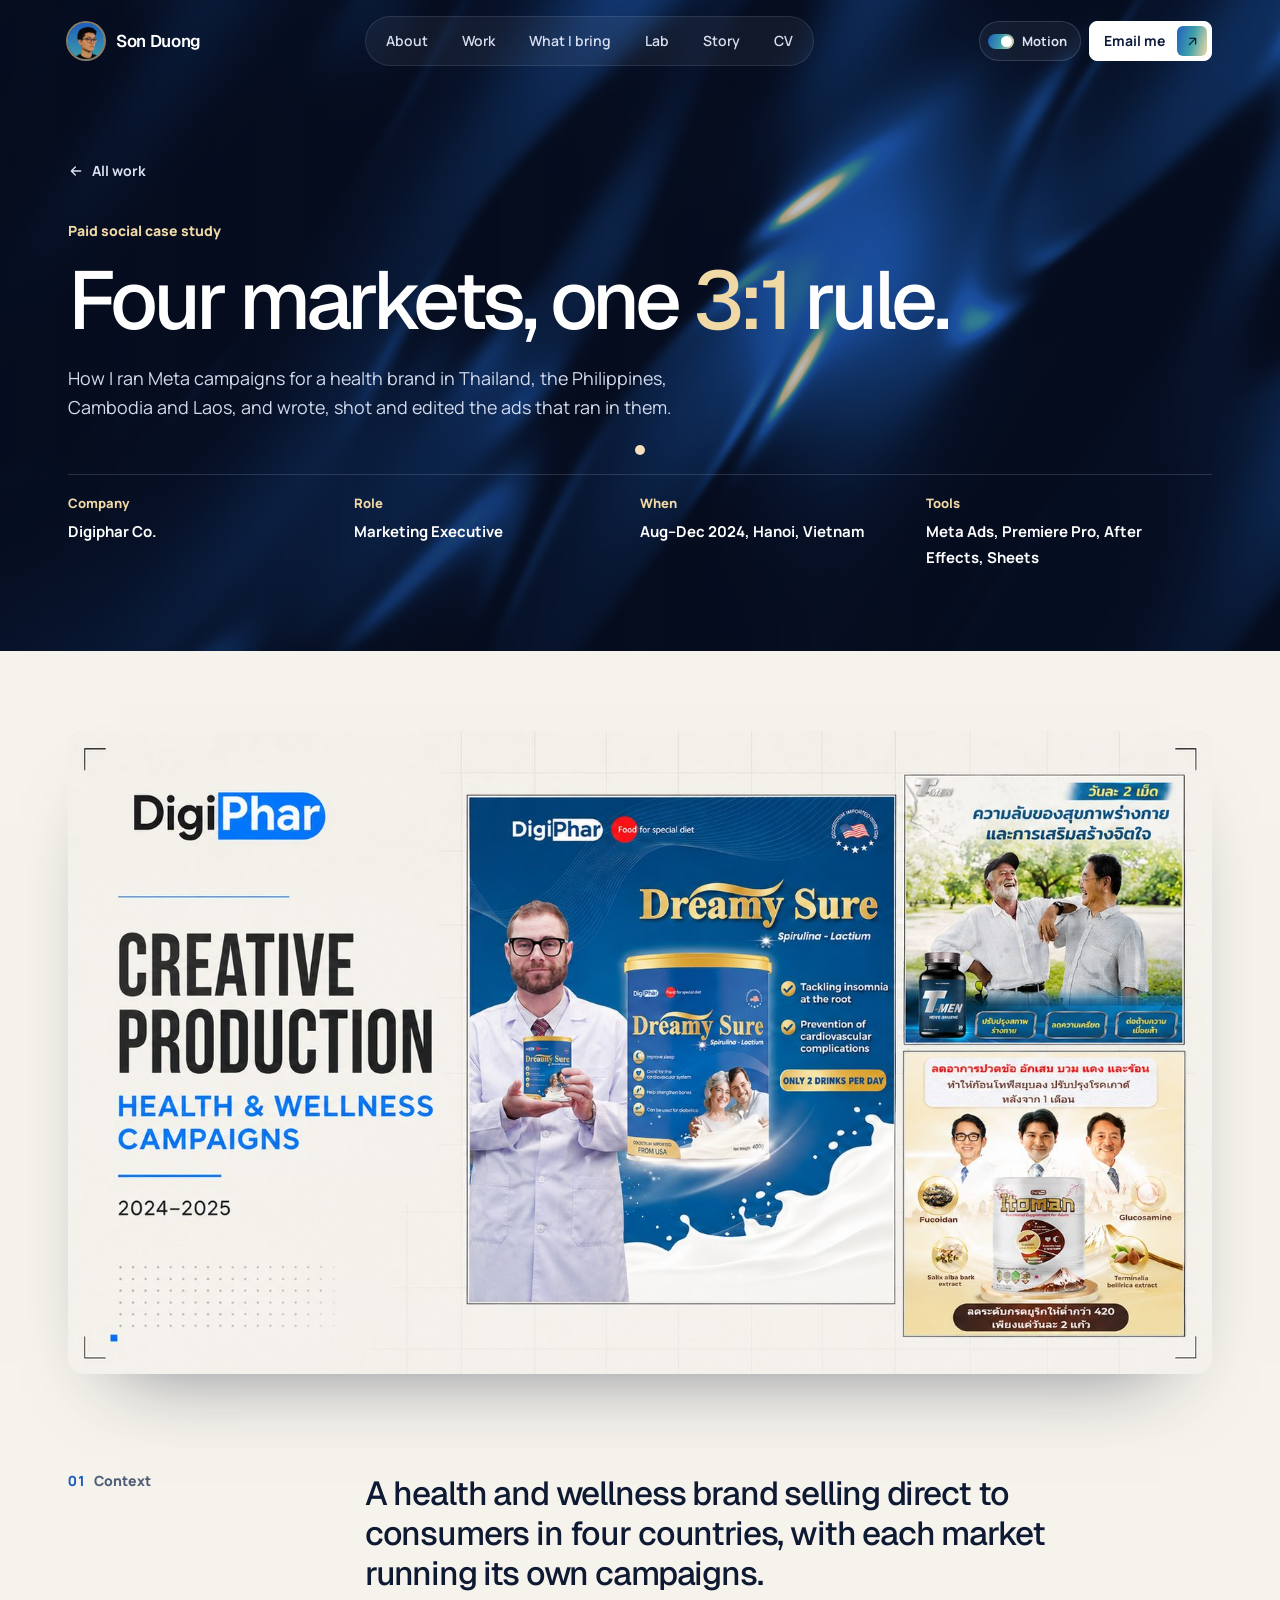
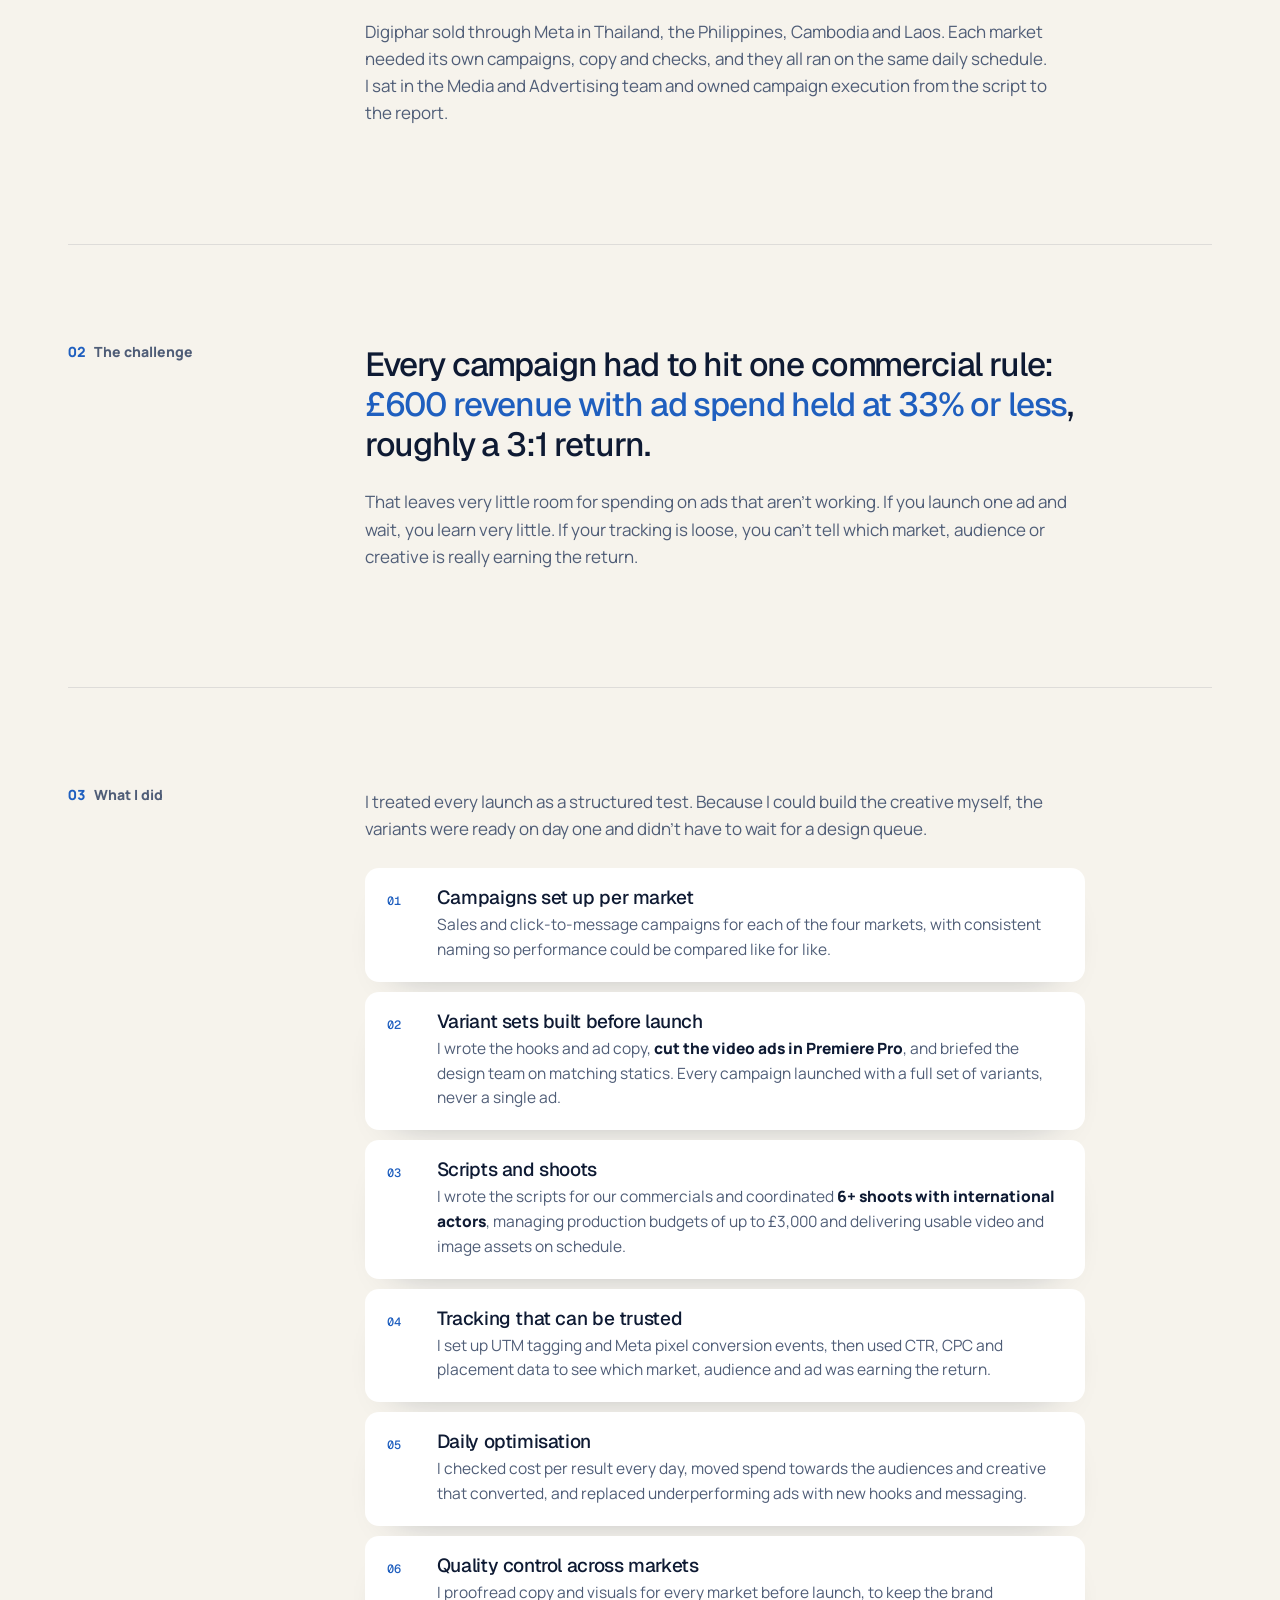
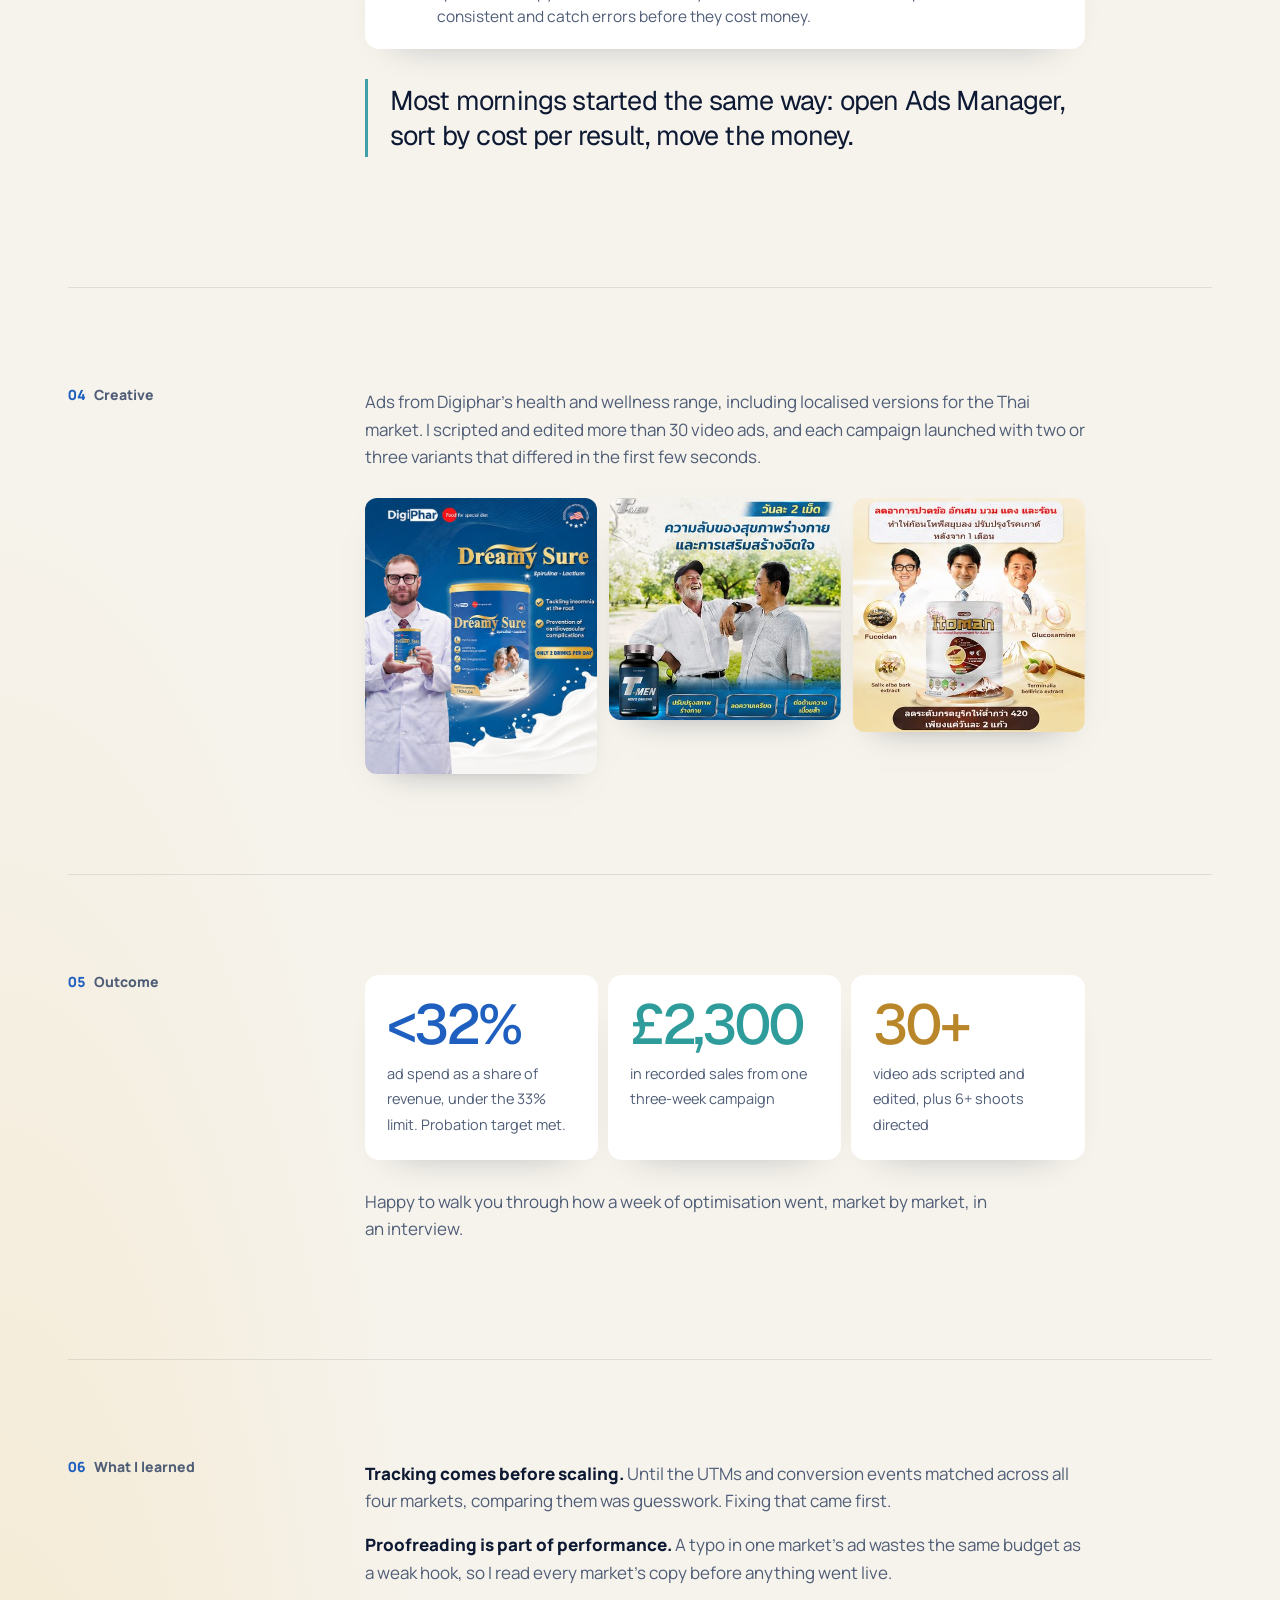
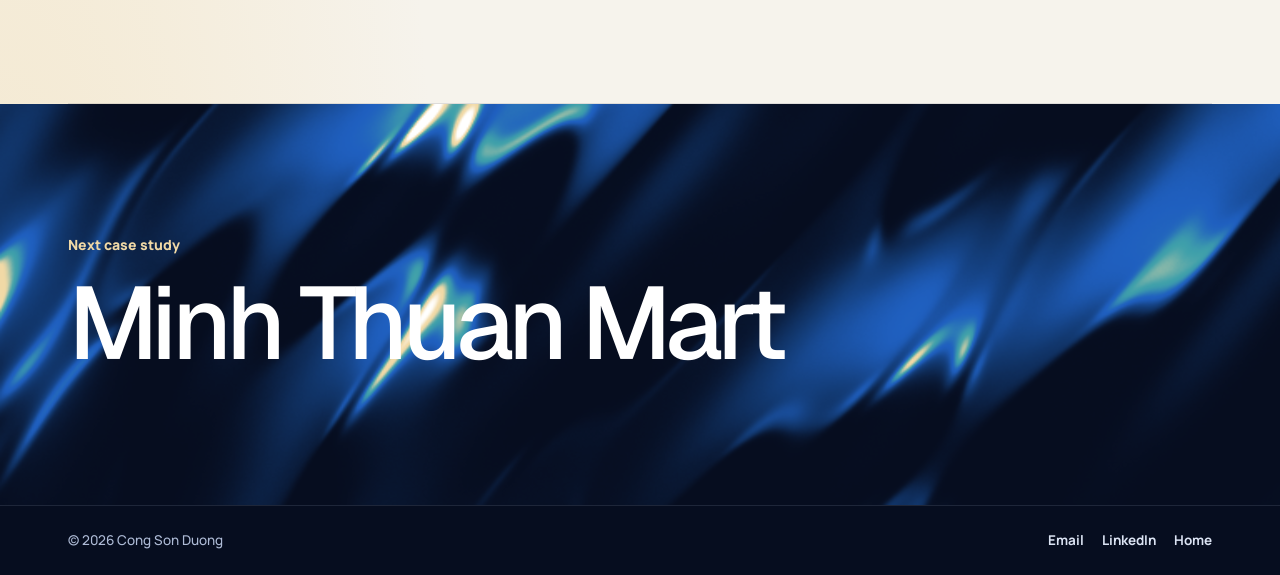
<file: work/digiphar.html>
<!doctype html>
<html lang="en">
<head>
  <meta charset="utf-8">
  <meta name="viewport" content="width=device-width, initial-scale=1">
  <title>Digiphar Meta Ads, Son Duong</title>
  <meta name="description" content="Case study: running Meta sales and click-to-message campaigns across four Southeast Asian markets against a 3:1 return target.">
  <meta name="theme-color" content="#060d1f">
  <link rel="icon" href="data:image/svg+xml,%3Csvg xmlns='http://www.w3.org/2000/svg' viewBox='0 0 64 64'%3E%3Crect width='64' height='64' rx='16' fill='%23c8ff2e'/%3E%3Ctext x='50%25' y='56%25' text-anchor='middle' dominant-baseline='middle' font-family='Arial Black,Arial' font-weight='900' font-size='28' fill='%230a0a0c'%3ESD%3C/text%3E%3C/svg%3E">
  <link rel="preconnect" href="https://fonts.googleapis.com">
  <link rel="preconnect" href="https://fonts.gstatic.com" crossorigin>
  <link href="https://fonts.googleapis.com/css2?family=Geist:wght@400;500;600&family=Geist+Mono:wght@400;500&family=Manrope:wght@400;500;600;700;800&display=swap" rel="stylesheet">
  <link rel="stylesheet" href="../css/style.css">
  <script>
    (function () {
      var d = document.documentElement, m = null;
      try { m = localStorage.getItem("motion"); } catch (e) {}
      // Motion is on by default; the Motion switch lets a visitor turn it off (remembered on their browser)
      if (m === "off") d.classList.add("calm");
    })();
  </script>
</head>
<body data-root="../" class="case-page">
  <a class="skip-link" href="#main">Skip to content</a>
  <div class="progress" aria-hidden="true"></div>
  <div class="cursor" aria-hidden="true"><span>View case</span></div>
  <div class="cursor-dot" aria-hidden="true"></div>

  <header class="nav">
    <div class="container nav-inner">
      <a href="../index.html" class="logo"><span class="logo-mark"><img src="../assets/img/avatar.webp" alt="" width="36" height="36"></span>Son Duong</a>
      <nav class="nav-links" aria-label="Main">
        <a href="../index.html#about">About</a>
        <a href="../index.html#work">Work</a>
        <a href="../index.html#bring">What I bring</a>
        <a href="../index.html#lab">Lab</a>
        <a href="../index.html#story">Story</a>
        <a href="../index.html#experience">CV</a>
      </nav>
      <div class="nav-cta">
        <button class="motion-toggle" type="button" aria-pressed="true" title="Turn animations on or off"><i></i>Motion</button>
        <a class="btn magnetic" href="../index.html#contact"><span class="btn-label">Email me</span><span class="arr"><svg viewBox="0 0 24 24" fill="none" stroke="currentColor" stroke-width="2" stroke-linecap="round" stroke-linejoin="round" aria-hidden="true"><path d="M7 17 17 7M8 7h9v9"/></svg></span></a>
        <button class="menu-toggle" aria-label="Open menu" aria-expanded="false"><svg width="20" height="20" viewBox="0 0 24 24" fill="none" stroke="currentColor" stroke-width="2" stroke-linecap="round" aria-hidden="true"><path d="M4 9h16M4 15h16"/></svg></button>
      </div>
    </div>
  </header>

  <main id="main">
    <section class="case-hero">
      <canvas class="chrome" data-chrome="hero" aria-hidden="true"></canvas>
      <div class="container" style="position:relative">
        <a class="back" href="../index.html#work"><svg viewBox="0 0 24 24" fill="none" stroke="currentColor" stroke-width="2" stroke-linecap="round" stroke-linejoin="round"><path d="M19 12H5M11 18l-6-6 6-6"/></svg>All work</a>
        <span class="eyebrow" style="color:var(--muted)">Paid social case study</span>
        <h1>Four markets, one <span class="accent">3:1</span> rule.</h1>
        <p class="lede">How I ran Meta campaigns for a health brand in Thailand, the Philippines, Cambodia and Laos, and wrote, shot and edited the ads that ran in them.</p>
        <div class="case-facts">
          <div><span>Company</span><b>Digiphar Co.</b></div>
          <div><span>Role</span><b>Marketing Executive</b></div>
          <div><span>When</span><b>Aug–Dec 2024, Hanoi, Vietnam</b></div>
          <div><span>Tools</span><b>Meta Ads, Premiere Pro, After Effects, Sheets</b></div>
        </div>
      </div>
    </section>

    <div class="container">
      <div class="case-cover art-ads reveal">
        <div class="mini mini-phones" aria-hidden="true">
          <div class="phone"><div class="phone-screen ps-a"><span class="lbl">A</span><div class="ln"></div><div class="ln s"></div><div class="cta"></div></div></div>
          <div class="phone"><div class="phone-screen ps-b"><span class="lbl">B, WIN</span><div class="ln"></div><div class="ln s"></div><div class="cta"></div></div></div>
          <div class="phone"><div class="phone-screen ps-c"><span class="lbl">C</span><div class="ln"></div><div class="ln s"></div><div class="cta"></div></div></div>
        </div>
        <img class="cover-img" src="../assets/work/cover-digiphar.jpg" alt="Digiphar campaign creative: Dreamy Sure, T-Men and Itoman ads" onerror="this.remove()">
      </div>

      <section class="case-body">
        <h2><b>01</b>Context</h2>
        <div class="case-content reveal">
          <p class="big-text">A health and wellness brand selling direct to consumers in four countries, with each market running its own campaigns.</p>
          <p>Digiphar sold through Meta in Thailand, the Philippines, Cambodia and Laos. Each market needed its own campaigns, copy and checks, and they all ran on the same daily schedule. I sat in the Media and Advertising team and owned campaign execution from the script to the report.</p>
        </div>
      </section>

      <section class="case-body">
        <h2><b>02</b>The challenge</h2>
        <div class="case-content reveal">
          <p class="big-text">Every campaign had to hit one commercial rule: <span class="accent">£600 revenue with ad spend held at 33% or less</span>, roughly a 3:1 return.</p>
          <p>That leaves very little room for spending on ads that aren't working. If you launch one ad and wait, you learn very little. If your tracking is loose, you can't tell which market, audience or creative is really earning the return.</p>
        </div>
      </section>

      <section class="case-body">
        <h2><b>03</b>What I did</h2>
        <div class="case-content reveal">
          <p>I treated every launch as a structured test. Because I could build the creative myself, the variants were ready on day one and didn't have to wait for a design queue.</p>
          <div class="steps-list">
            <div class="card"><span class="i">01</span><div><h4>Campaigns set up per market</h4><p>Sales and click-to-message campaigns for each of the four markets, with consistent naming so performance could be compared like for like.</p></div></div>
            <div class="card"><span class="i">02</span><div><h4>Variant sets built before launch</h4><p>I wrote the hooks and ad copy, <strong>cut the video ads in Premiere Pro</strong>, and briefed the design team on matching statics. Every campaign launched with a full set of variants, never a single ad.</p></div></div>
            <div class="card"><span class="i">03</span><div><h4>Scripts and shoots</h4><p>I wrote the scripts for our commercials and coordinated <strong>6+ shoots with international actors</strong>, managing production budgets of up to £3,000 and delivering usable video and image assets on schedule.</p></div></div>
            <div class="card"><span class="i">04</span><div><h4>Tracking that can be trusted</h4><p>I set up UTM tagging and Meta pixel conversion events, then used CTR, CPC and placement data to see which market, audience and ad was earning the return.</p></div></div>
            <div class="card"><span class="i">05</span><div><h4>Daily optimisation</h4><p>I checked cost per result every day, moved spend towards the audiences and creative that converted, and replaced underperforming ads with new hooks and messaging.</p></div></div>
            <div class="card"><span class="i">06</span><div><h4>Quality control across markets</h4><p>I proofread copy and visuals for every market before launch, to keep the brand consistent and catch errors before they cost money.</p></div></div>
          </div>
          <div class="callout">Most mornings started the same way: open Ads Manager, sort by cost per result, move the money.</div>
        </div>
      </section>

      <section class="case-body">
        <h2><b>04</b>Creative</h2>
        <div class="case-content reveal">
          <p>Ads from Digiphar's health and wellness range, including localised versions for the Thai market. I scripted and edited more than 30 video ads, and each campaign launched with two or three variants that differed in the first few seconds.</p>
          <div class="media-grid">
            <div class="media natural r-45" data-kind="Creative" data-label="Dreamy Sure"><img src="../assets/work/ad-dreamy-sure.jpg" alt="Dreamy Sure Meta ad" loading="lazy"></div>
            <div class="media natural r-45" data-kind="Creative" data-label="T-Men"><img src="../assets/work/ad-tmen.jpg" alt="T-Men Thai-language Meta ad" loading="lazy"></div>
            <div class="media natural r-45" data-kind="Creative" data-label="Itoman"><img src="../assets/work/ad-itoman.jpg" alt="Itoman Thai-language Meta ad" loading="lazy"></div>
          </div>
        </div>
      </section>

      <section class="case-body">
        <h2><b>05</b>Outcome</h2>
        <div class="case-content reveal">
          <div class="metric-row">
            <div class="card metric"><b>&lt;32%</b><span>ad spend as a share of revenue, under the 33% limit. Probation target met.</span></div>
            <div class="card metric"><b>£2,300</b><span>in recorded sales from one three-week campaign</span></div>
            <div class="card metric"><b>30+</b><span>video ads scripted and edited, plus 6+ shoots directed</span></div>
          </div>
          <p style="margin-top:28px">Happy to walk you through how a week of optimisation went, market by market, in an interview.</p>
        </div>
      </section>

      <section class="case-body">
        <h2><b>06</b>What I learned</h2>
        <div class="case-content reveal">
          <p><strong>Tracking comes before scaling.</strong> Until the UTMs and conversion events matched across all four markets, comparing them was guesswork. Fixing that came first.</p>
          <p><strong>Proofreading is part of performance.</strong> A typo in one market's ad wastes the same budget as a weak hook, so I read every market's copy before anything went live.</p>
        </div>
      </section>
    </div>

    <a class="next-case" href="minh-thuan-mart.html">
      <canvas class="chrome" data-chrome="hero" aria-hidden="true"></canvas>
      <div class="container"><span>Next case study</span><h2>Minh Thuan Mart</h2></div>
    </a>
  </main>

  <footer class="footer-mini">
    <div class="container">
      <span>© <span data-year>2026</span> Cong Son Duong</span>
      <span><a href="../index.html#contact">Email</a><a href="https://www.linkedin.com/in/cong-son-duong" target="_blank" rel="noopener">LinkedIn</a><a href="../index.html">Home</a></span>
    </div>
  </footer>

  <div class="lightbox" aria-hidden="true"><img alt=""></div>
  <div class="palette" role="dialog" aria-modal="true" aria-label="Command menu">
    <div class="palette-box">
      <input type="text" placeholder="Jump to…" aria-label="Search commands">
      <ul role="listbox"></ul>
      <div class="palette-foot"><span>↑↓ navigate</span><span>↵ open</span><span>esc close</span></div>
    </div>
  </div>
  <script src="../js/main.js" defer></script>
</body>
</html>
</file>
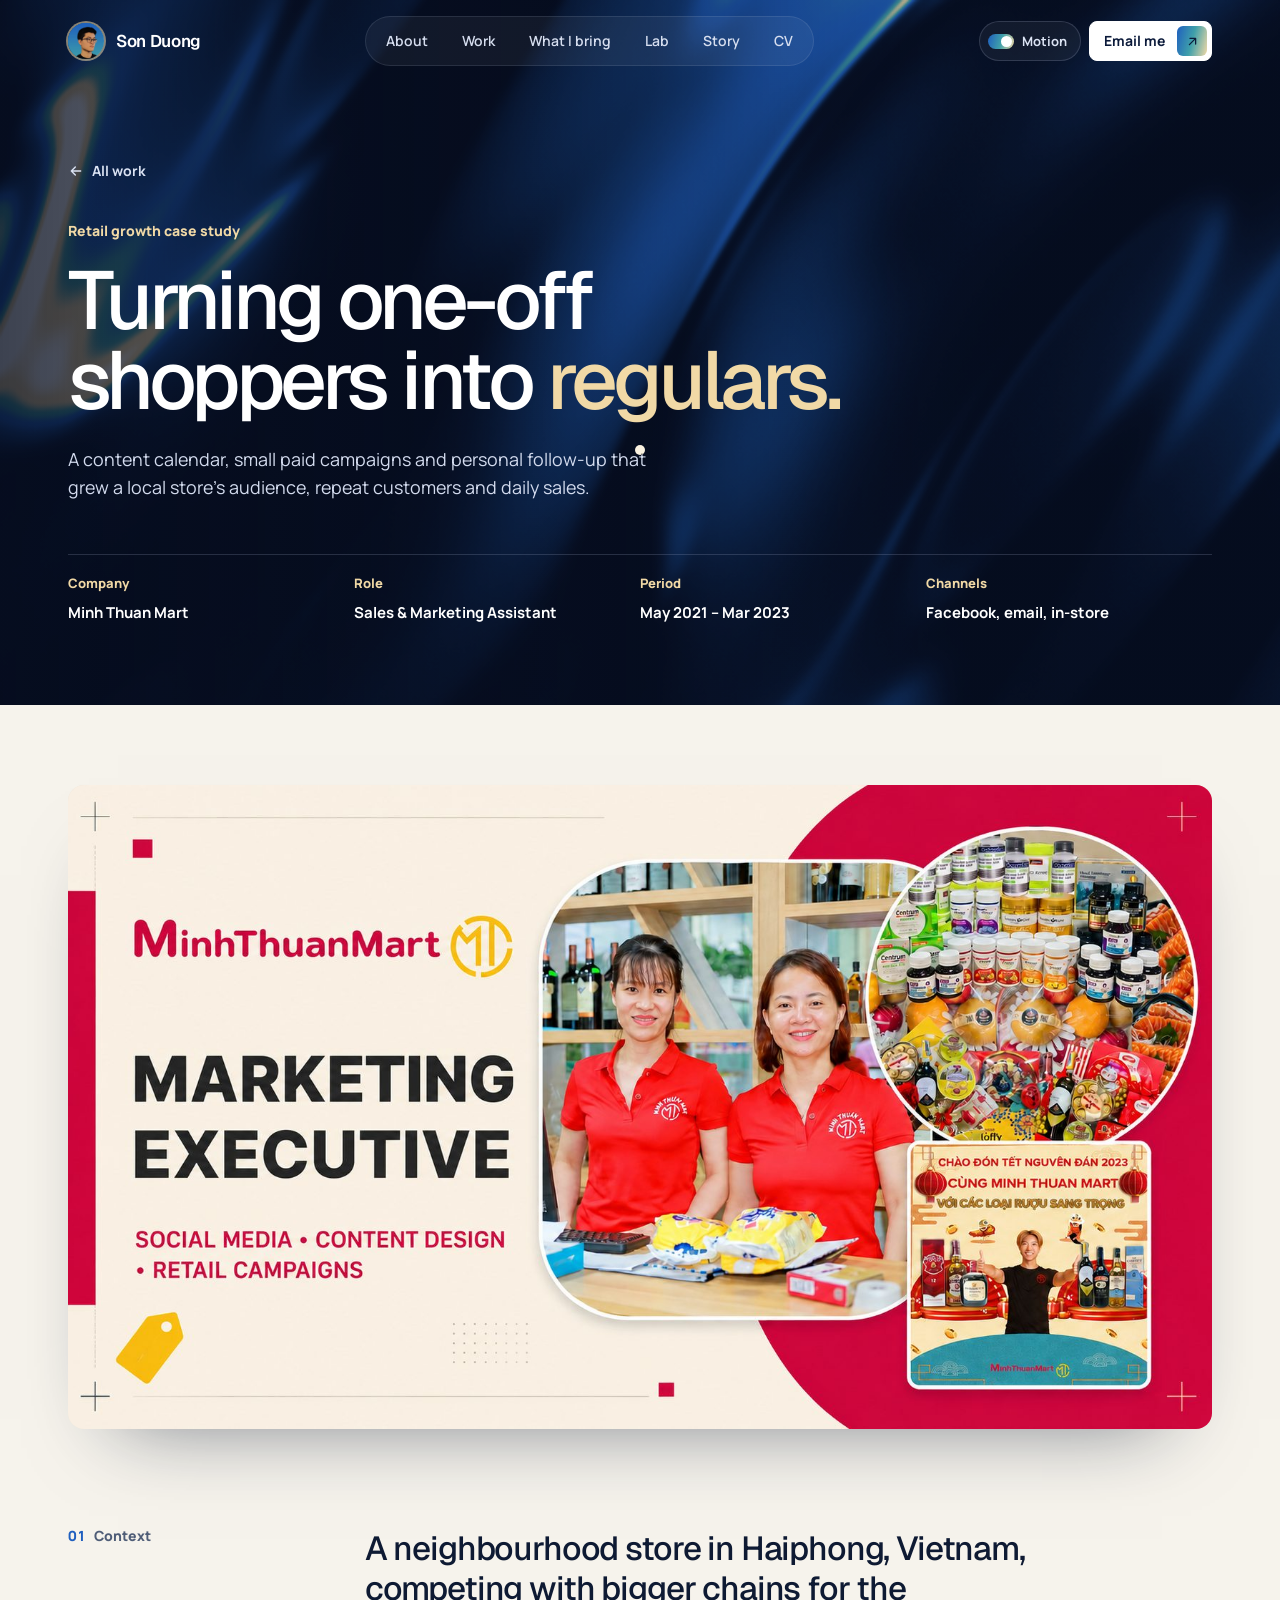
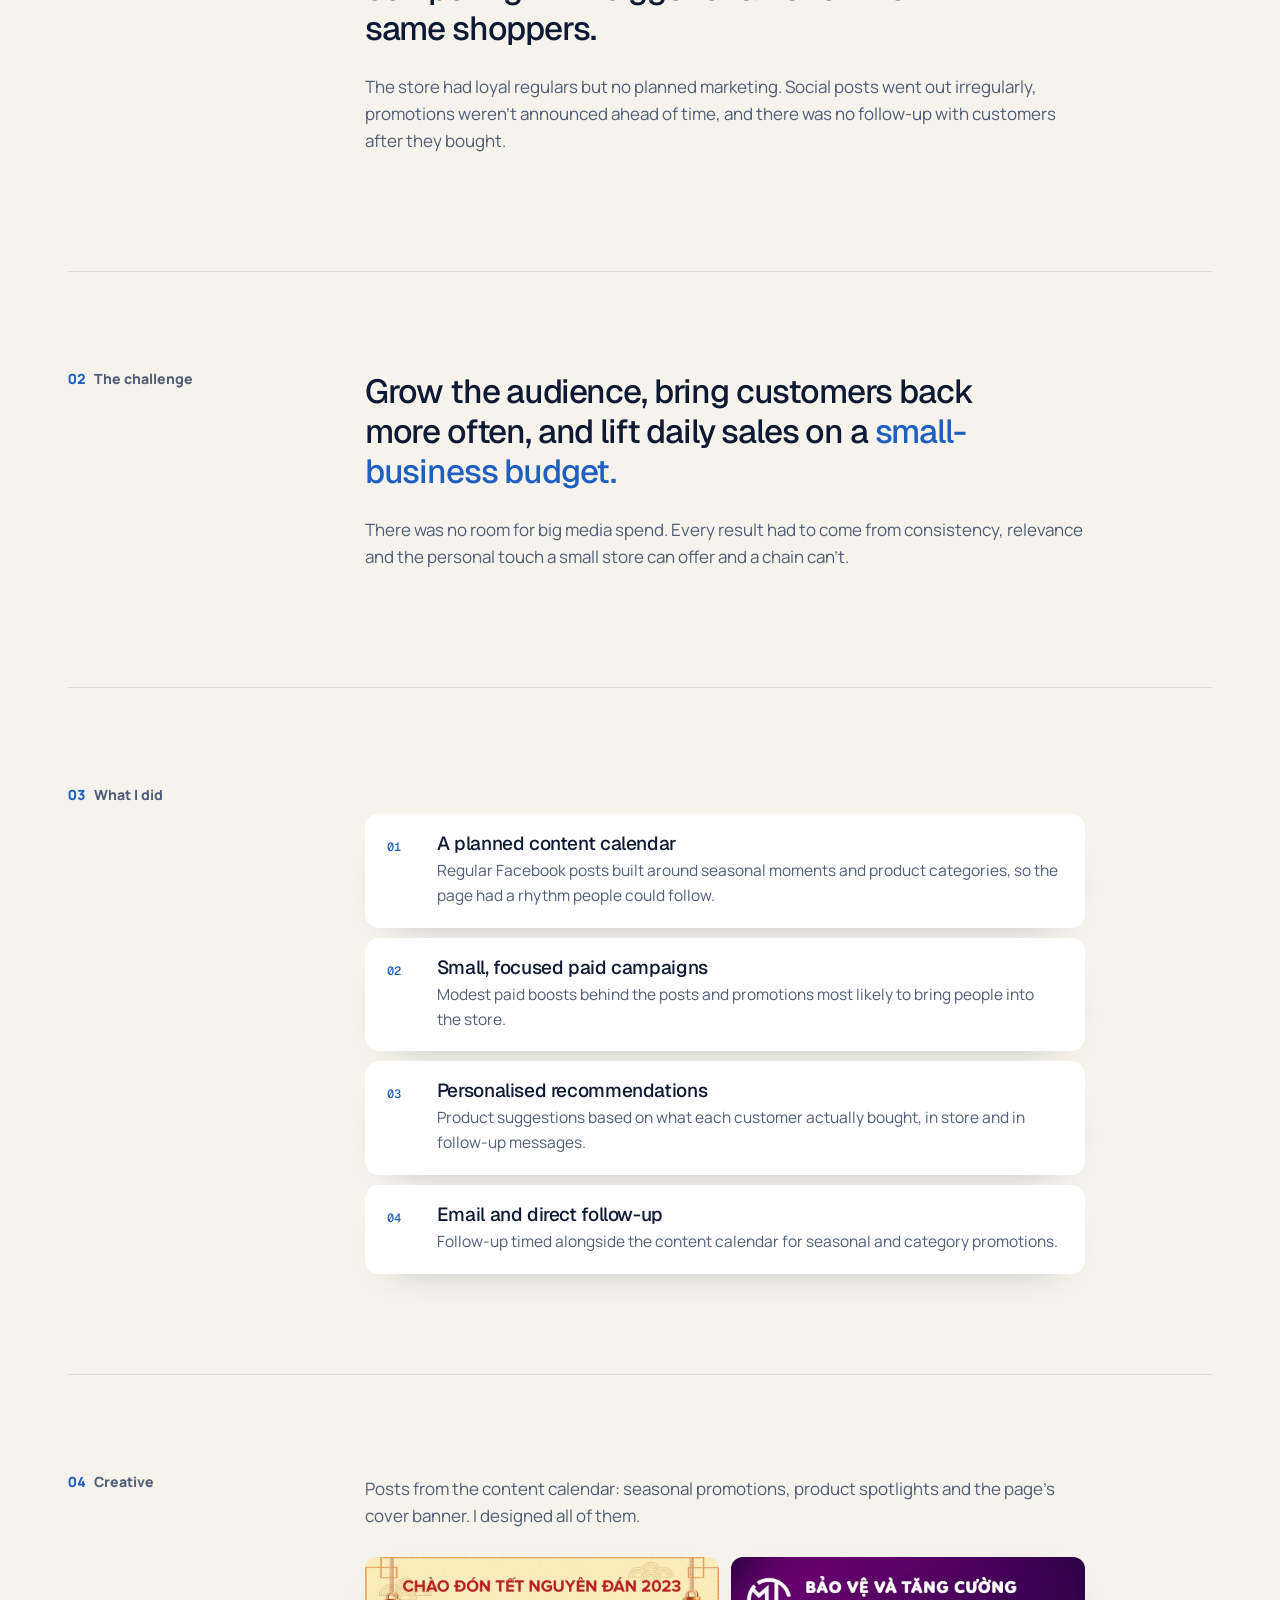
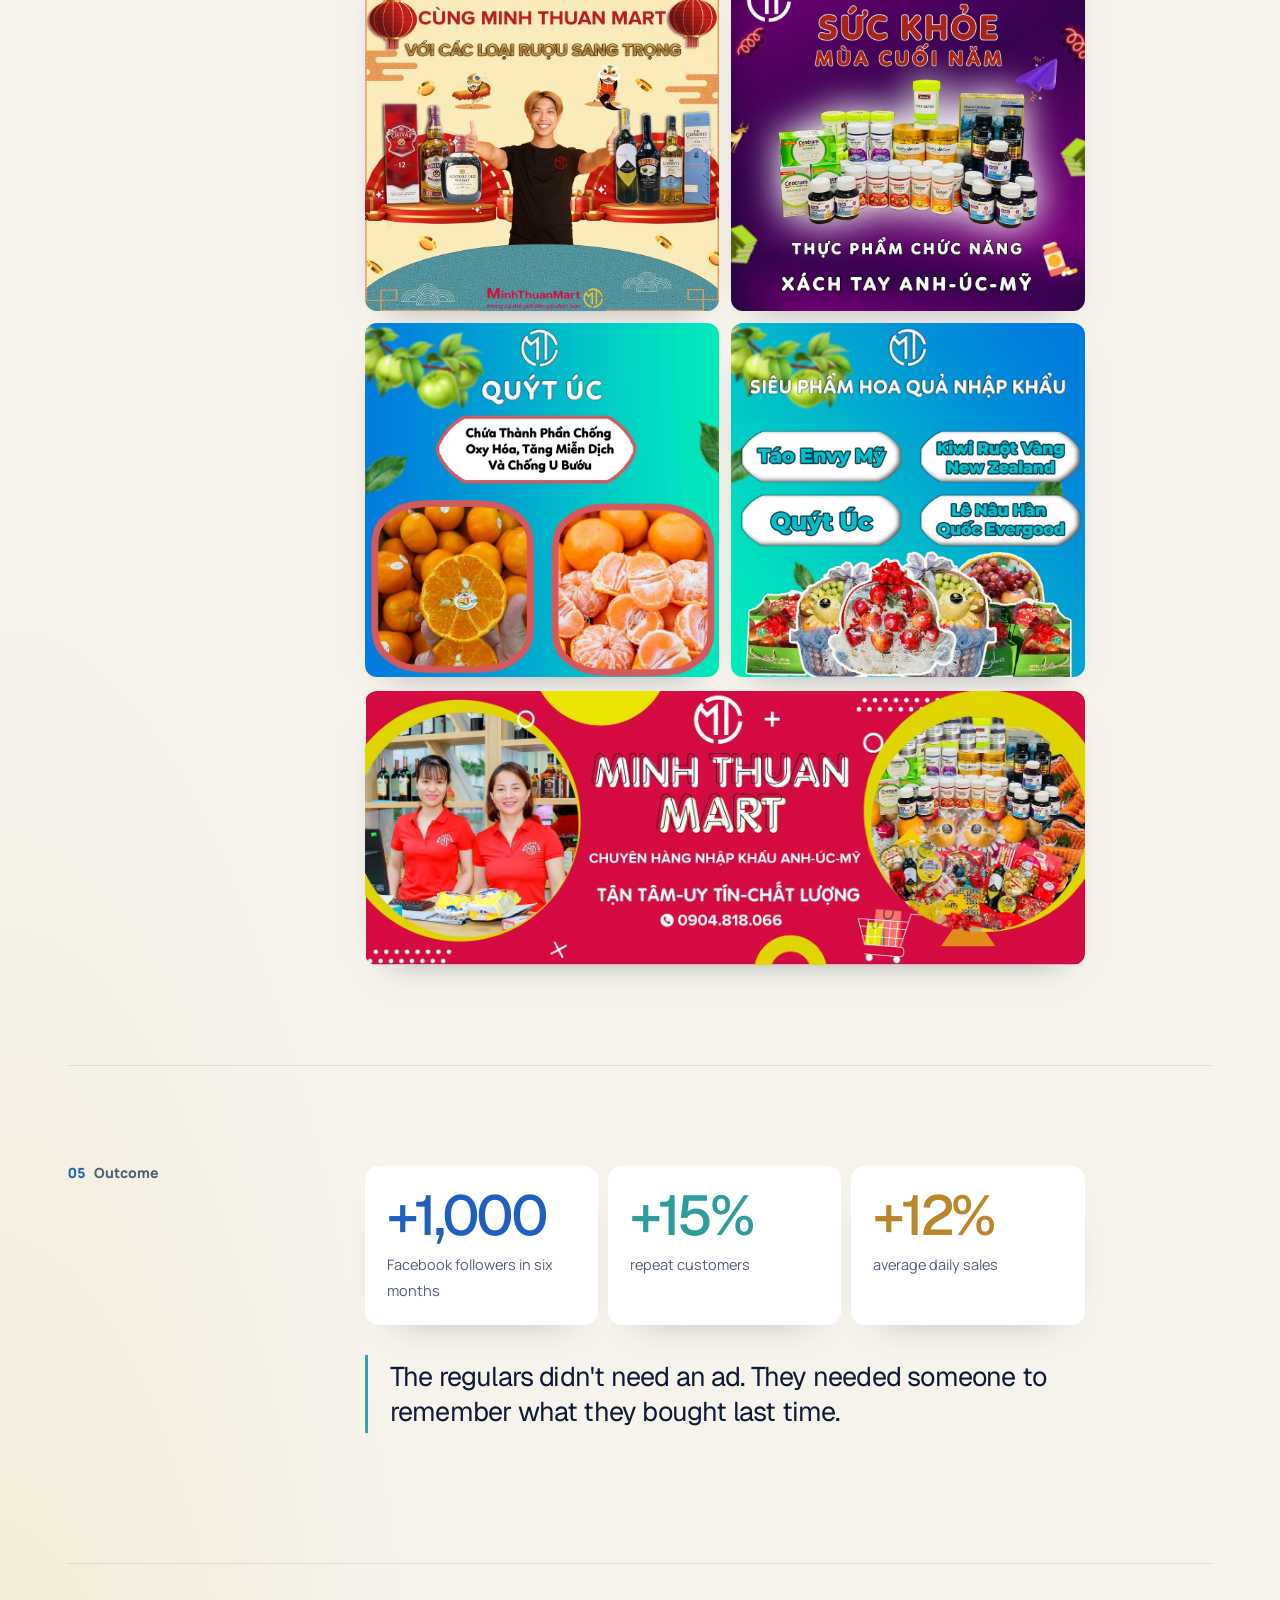
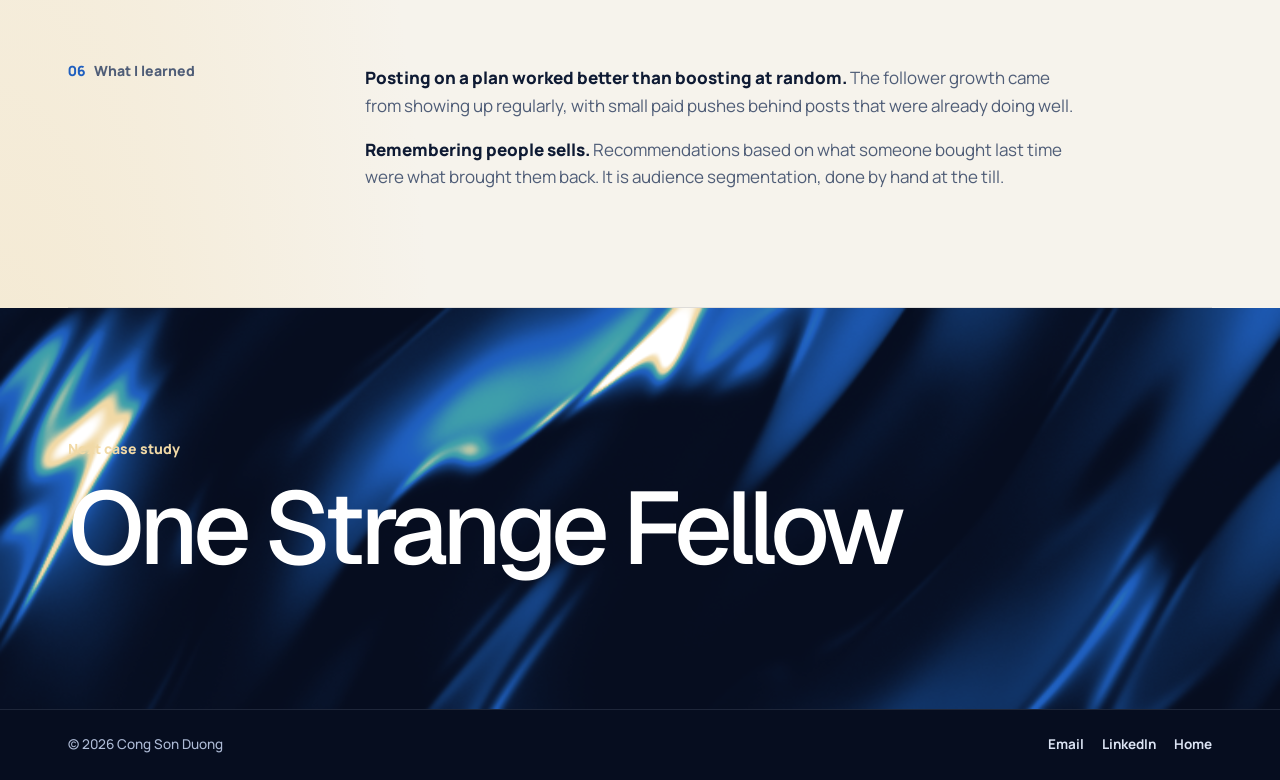
<file: work/minh-thuan-mart.html>
<!doctype html>
<html lang="en">
<head>
  <meta charset="utf-8">
  <meta name="viewport" content="width=device-width, initial-scale=1">
  <title>Minh Thuan Mart, Son Duong</title>
  <meta name="description" content="Case study: growing a local store's following, repeat customers and daily sales with content, small paid campaigns and follow-up.">
  <meta name="theme-color" content="#060d1f">
  <link rel="icon" href="data:image/svg+xml,%3Csvg xmlns='http://www.w3.org/2000/svg' viewBox='0 0 64 64'%3E%3Crect width='64' height='64' rx='16' fill='%23c8ff2e'/%3E%3Ctext x='50%25' y='56%25' text-anchor='middle' dominant-baseline='middle' font-family='Arial Black,Arial' font-weight='900' font-size='28' fill='%230a0a0c'%3ESD%3C/text%3E%3C/svg%3E">
  <link rel="preconnect" href="https://fonts.googleapis.com">
  <link rel="preconnect" href="https://fonts.gstatic.com" crossorigin>
  <link href="https://fonts.googleapis.com/css2?family=Geist:wght@400;500;600&family=Geist+Mono:wght@400;500&family=Manrope:wght@400;500;600;700;800&display=swap" rel="stylesheet">
  <link rel="stylesheet" href="../css/style.css">
  <script>
    (function () {
      var d = document.documentElement, m = null;
      try { m = localStorage.getItem("motion"); } catch (e) {}
      // Motion is on by default; the Motion switch lets a visitor turn it off (remembered on their browser)
      if (m === "off") d.classList.add("calm");
    })();
  </script>
</head>
<body data-root="../" class="case-page">
  <a class="skip-link" href="#main">Skip to content</a>
  <div class="progress" aria-hidden="true"></div>
  <div class="cursor" aria-hidden="true"><span>View case</span></div>
  <div class="cursor-dot" aria-hidden="true"></div>

  <header class="nav">
    <div class="container nav-inner">
      <a href="../index.html" class="logo"><span class="logo-mark"><img src="../assets/img/avatar.webp" alt="" width="36" height="36"></span>Son Duong</a>
      <nav class="nav-links" aria-label="Main">
        <a href="../index.html#about">About</a>
        <a href="../index.html#work">Work</a>
        <a href="../index.html#bring">What I bring</a>
        <a href="../index.html#lab">Lab</a>
        <a href="../index.html#story">Story</a>
        <a href="../index.html#experience">CV</a>
      </nav>
      <div class="nav-cta">
        <button class="motion-toggle" type="button" aria-pressed="true" title="Turn animations on or off"><i></i>Motion</button>
        <a class="btn magnetic" href="../index.html#contact"><span class="btn-label">Email me</span><span class="arr"><svg viewBox="0 0 24 24" fill="none" stroke="currentColor" stroke-width="2" stroke-linecap="round" stroke-linejoin="round" aria-hidden="true"><path d="M7 17 17 7M8 7h9v9"/></svg></span></a>
        <button class="menu-toggle" aria-label="Open menu" aria-expanded="false"><svg width="20" height="20" viewBox="0 0 24 24" fill="none" stroke="currentColor" stroke-width="2" stroke-linecap="round" aria-hidden="true"><path d="M4 9h16M4 15h16"/></svg></button>
      </div>
    </div>
  </header>

  <main id="main">
    <section class="case-hero">
      <canvas class="chrome" data-chrome="hero" aria-hidden="true"></canvas>
      <div class="container" style="position:relative">
        <a class="back" href="../index.html#work"><svg viewBox="0 0 24 24" fill="none" stroke="currentColor" stroke-width="2" stroke-linecap="round" stroke-linejoin="round"><path d="M19 12H5M11 18l-6-6 6-6"/></svg>All work</a>
        <span class="eyebrow" style="color:var(--muted)">Retail growth case study</span>
        <h1>Turning one-off shoppers into <span class="accent">regulars.</span></h1>
        <p class="lede">A content calendar, small paid campaigns and personal follow-up that grew a local store's audience, repeat customers and daily sales.</p>
        <div class="case-facts"><div><span>Company</span><b>Minh Thuan Mart</b></div><div><span>Role</span><b>Sales &amp; Marketing Assistant</b></div><div><span>Period</span><b>May 2021 – Mar 2023</b></div><div><span>Channels</span><b>Facebook, email, in-store</b></div></div>
      </div>
    </section>

    <div class="container">
      <div class="case-cover art-store reveal">
        <div class="mini mini-chart" aria-hidden="true" style="max-width:520px">
          <div class="row"><span>Avg daily sales</span><b>+12%</b></div>
          <div class="bars"><span style="--h:38%"></span><span style="--h:44%"></span><span style="--h:41%"></span><span style="--h:52%"></span><span style="--h:58%"></span><span style="--h:63%"></span><span class="hi" style="--h:78%"></span></div>
        </div>
        <img class="cover-img" src="../assets/work/cover-minh-thuan.jpg" alt="Minh Thuan Mart marketing creative" onerror="this.remove()">
      </div>

      <section class="case-body">
        <h2><b>01</b>Context</h2>
        <div class="case-content reveal">
          <p class="big-text">A neighbourhood store in Haiphong, Vietnam, competing with bigger chains for the same shoppers.</p><p>The store had loyal regulars but no planned marketing. Social posts went out irregularly, promotions weren't announced ahead of time, and there was no follow-up with customers after they bought.</p>
        </div>
      </section>

      <section class="case-body">
        <h2><b>02</b>The challenge</h2>
        <div class="case-content reveal">
          <p class="big-text">Grow the audience, bring customers back more often, and lift daily sales on a <span class="accent">small-business budget.</span></p><p>There was no room for big media spend. Every result had to come from consistency, relevance and the personal touch a small store can offer and a chain can't.</p>
        </div>
      </section>

      <section class="case-body">
        <h2><b>03</b>What I did</h2>
        <div class="case-content reveal">
          <div class="steps-list"><div class="card"><span class="i">01</span><div><h4>A planned content calendar</h4><p>Regular Facebook posts built around seasonal moments and product categories, so the page had a rhythm people could follow.</p></div></div><div class="card"><span class="i">02</span><div><h4>Small, focused paid campaigns</h4><p>Modest paid boosts behind the posts and promotions most likely to bring people into the store.</p></div></div><div class="card"><span class="i">03</span><div><h4>Personalised recommendations</h4><p>Product suggestions based on what each customer actually bought, in store and in follow-up messages.</p></div></div><div class="card"><span class="i">04</span><div><h4>Email and direct follow-up</h4><p>Follow-up timed alongside the content calendar for seasonal and category promotions.</p></div></div></div>
        </div>
      </section>

      <section class="case-body">
        <h2><b>04</b>Creative</h2>
        <div class="case-content reveal">
          <p>Posts from the content calendar: seasonal promotions, product spotlights and the page's cover banner. I designed all of them.</p>
          <div class="media-grid two">
            <div class="media natural r-45" data-kind="Creative" data-label="Lunar New Year"><img src="../assets/work/mtm-tet.jpg" alt="Tet 2023 promotion post" loading="lazy"></div>
            <div class="media natural r-45" data-kind="Creative" data-label="Health campaign"><img src="../assets/work/mtm-suc-khoe.jpg" alt="Year-end health supplements post" loading="lazy"></div>
            <div class="media natural r-45" data-kind="Creative" data-label="Mandarins"><img src="../assets/work/mtm-quyt-uc.jpg" alt="Imported Australian mandarins post" loading="lazy"></div>
            <div class="media natural r-45" data-kind="Creative" data-label="Imported fruit"><img src="../assets/work/mtm-hoa-qua.jpg" alt="Imported fruit range post" loading="lazy"></div>
          </div>
          <div style="margin-top:14px"><div class="media natural r-45" data-kind="Creative" data-label="Cover banner"><img src="../assets/work/mtm-banner.jpg" alt="Minh Thuan Mart Facebook cover banner" loading="lazy"></div></div>
        </div>
      </section>

      <section class="case-body">
        <h2><b>05</b>Outcome</h2>
        <div class="case-content reveal">
          <div class="metric-row"><div class="card metric"><b>+1,000</b><span>Facebook followers in six months</span></div><div class="card metric"><b>+15%</b><span>repeat customers</span></div><div class="card metric"><b>+12%</b><span>average daily sales</span></div></div><div class="callout">The regulars didn't need an ad. They needed someone to remember what they bought last time.</div>
        </div>
      </section>

      <section class="case-body">
        <h2><b>06</b>What I learned</h2>
        <div class="case-content reveal">
          <p><strong>Posting on a plan worked better than boosting at random.</strong> The follower growth came from showing up regularly, with small paid pushes behind posts that were already doing well.</p><p><strong>Remembering people sells.</strong> Recommendations based on what someone bought last time were what brought them back. It is audience segmentation, done by hand at the till.</p>
        </div>
      </section>
    </div>

    <a class="next-case" href="one-strange-fellow.html">
      <canvas class="chrome" data-chrome="hero" aria-hidden="true"></canvas>
      <div class="container"><span>Next case study</span><h2>One Strange Fellow</h2></div>
    </a>
  </main>

  <footer class="footer-mini">
    <div class="container">
      <span>© <span data-year>2026</span> Cong Son Duong</span>
      <span><a href="../index.html#contact">Email</a><a href="https://www.linkedin.com/in/cong-son-duong" target="_blank" rel="noopener">LinkedIn</a><a href="../index.html">Home</a></span>
    </div>
  </footer>

  <div class="lightbox" aria-hidden="true"><img alt=""></div>
  <div class="palette" role="dialog" aria-modal="true" aria-label="Command menu">
    <div class="palette-box">
      <input type="text" placeholder="Jump to…" aria-label="Search commands">
      <ul role="listbox"></ul>
      <div class="palette-foot"><span>↑↓ navigate</span><span>↵ open</span><span>esc close</span></div>
    </div>
  </div>
  <script src="../js/main.js" defer></script>
</body>
</html>
</file>
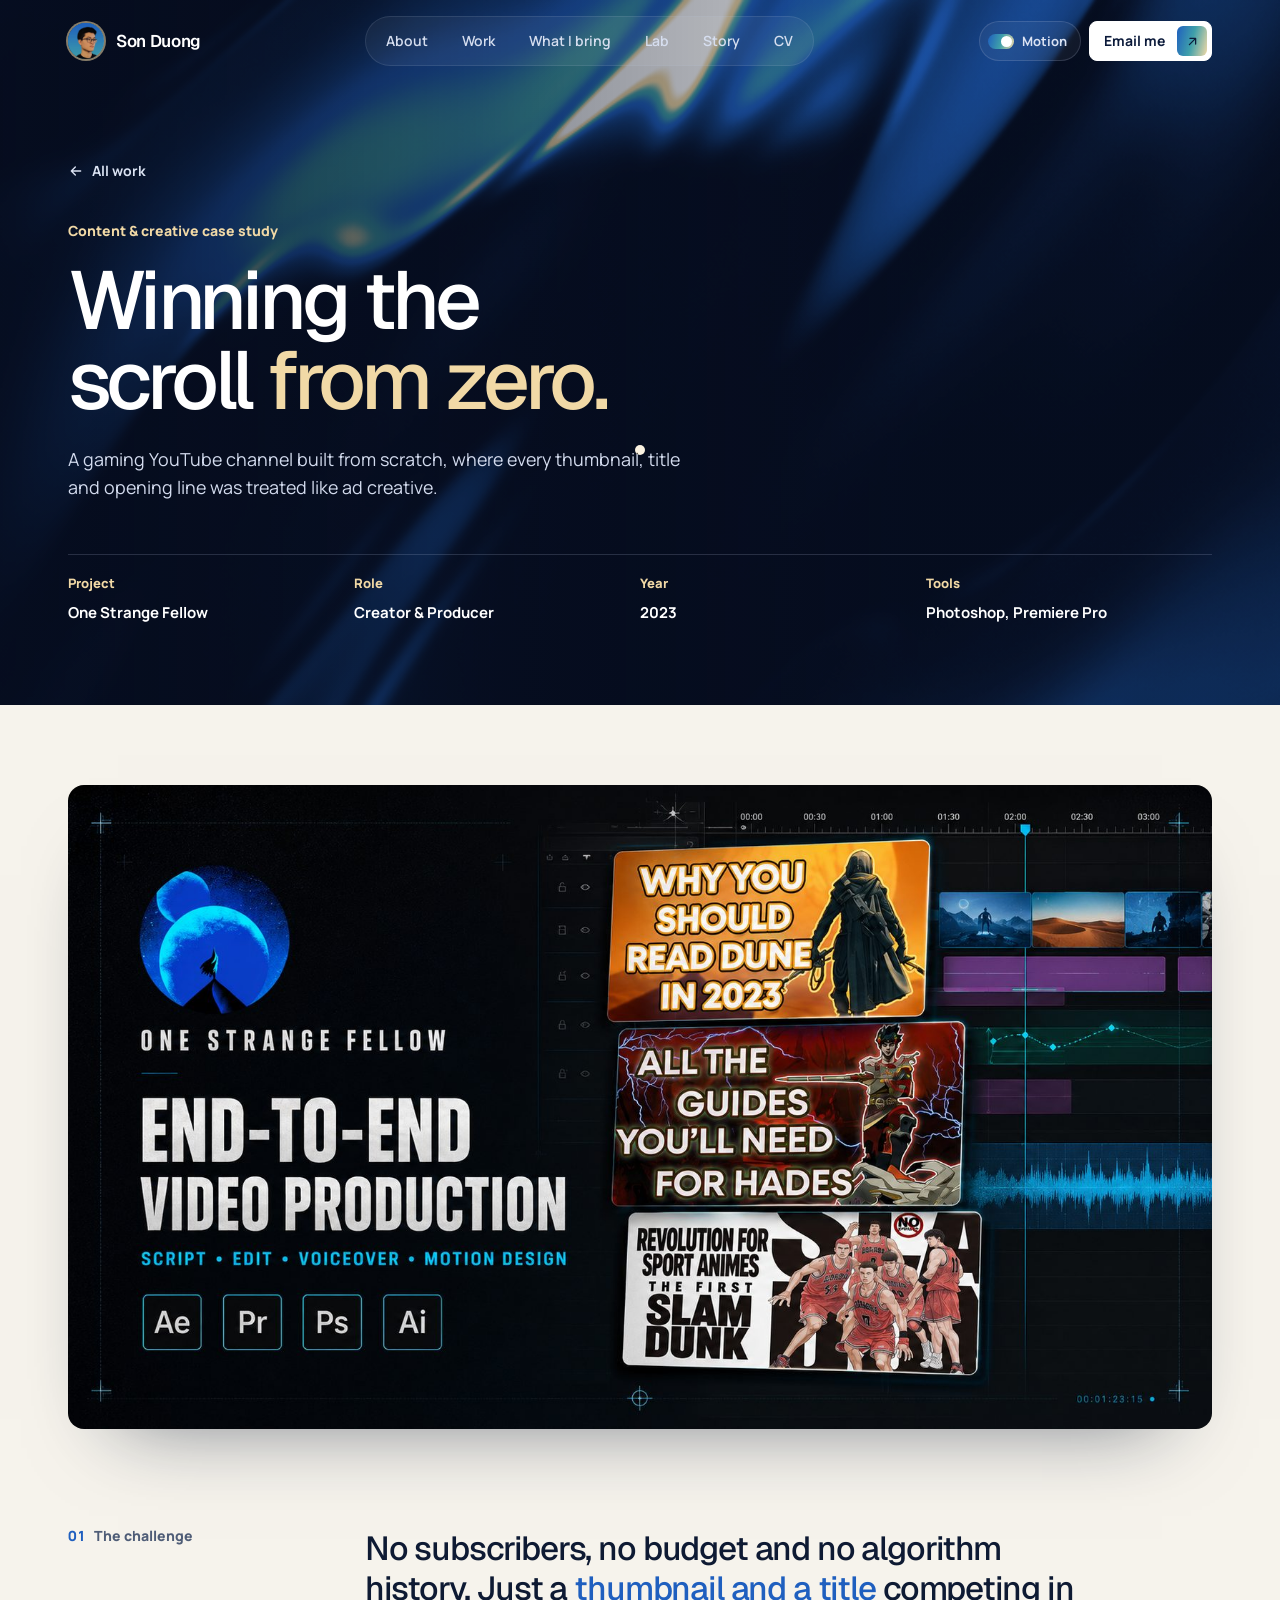
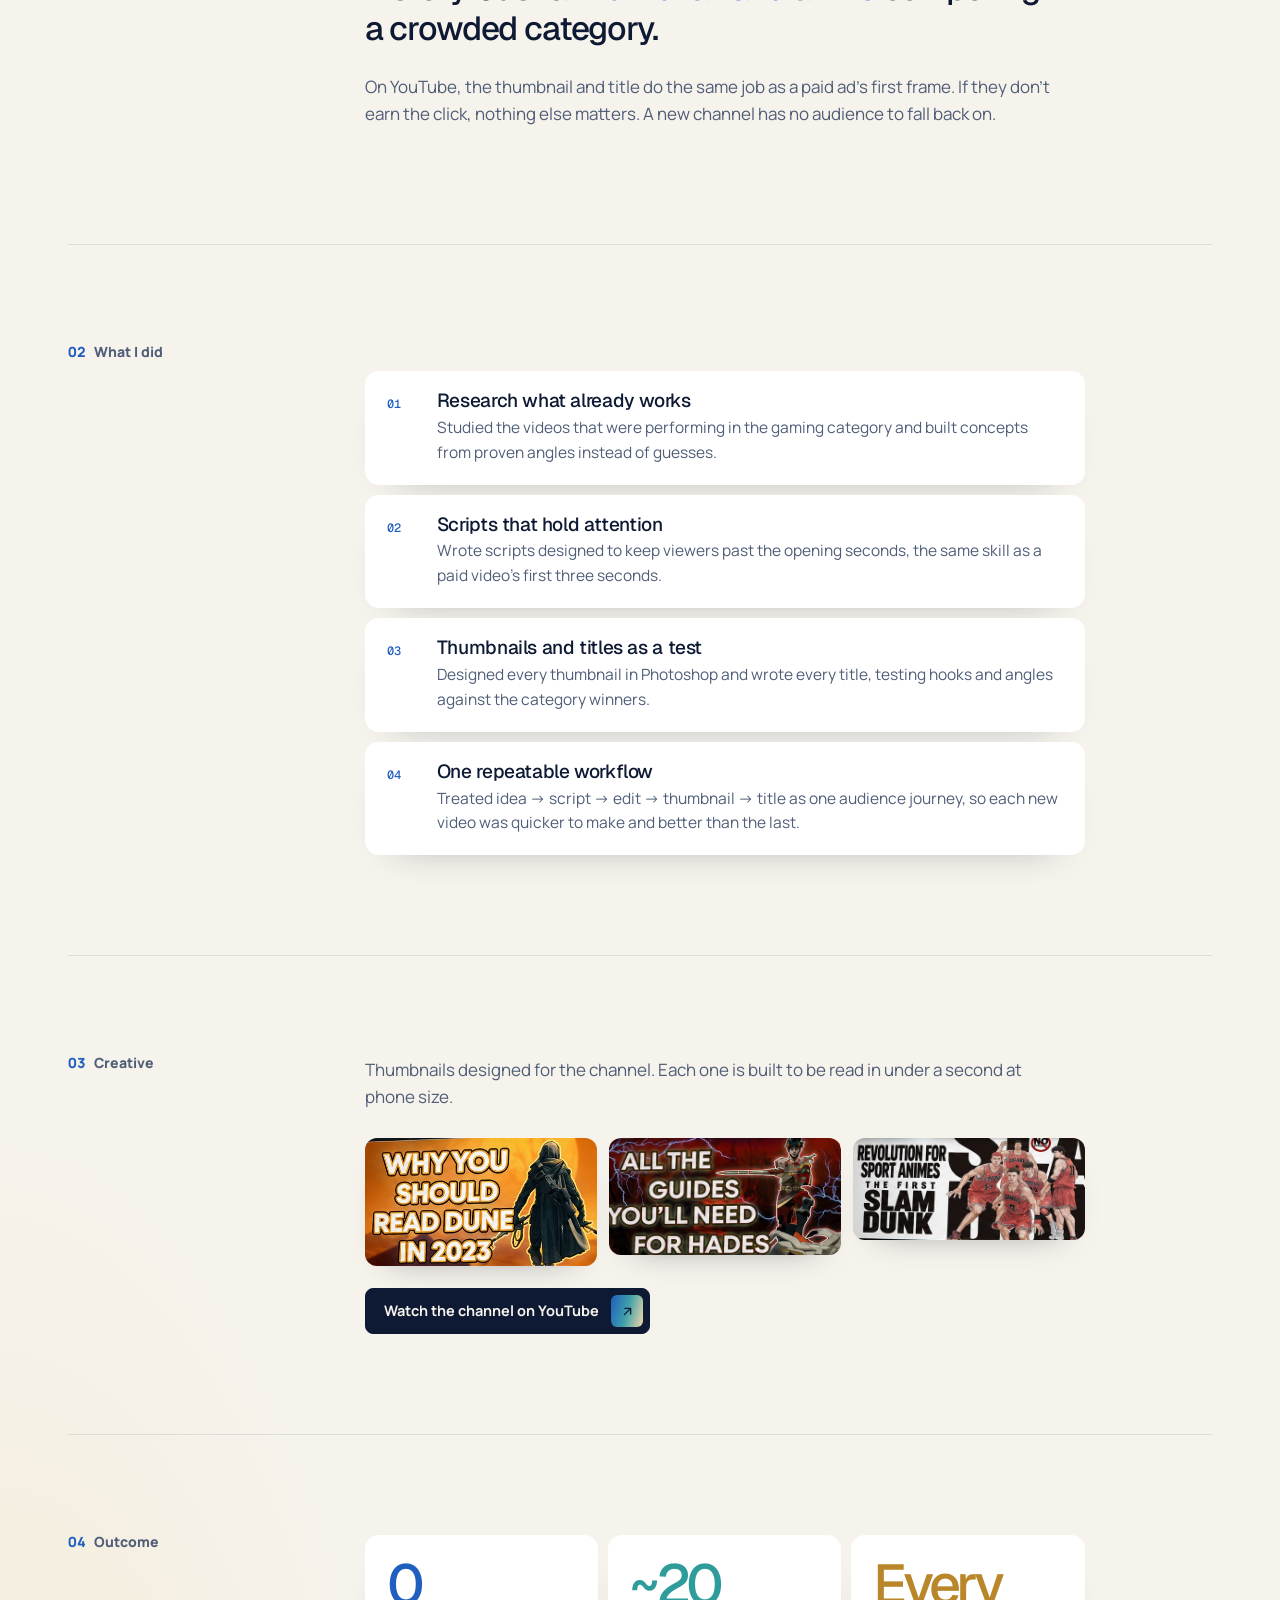
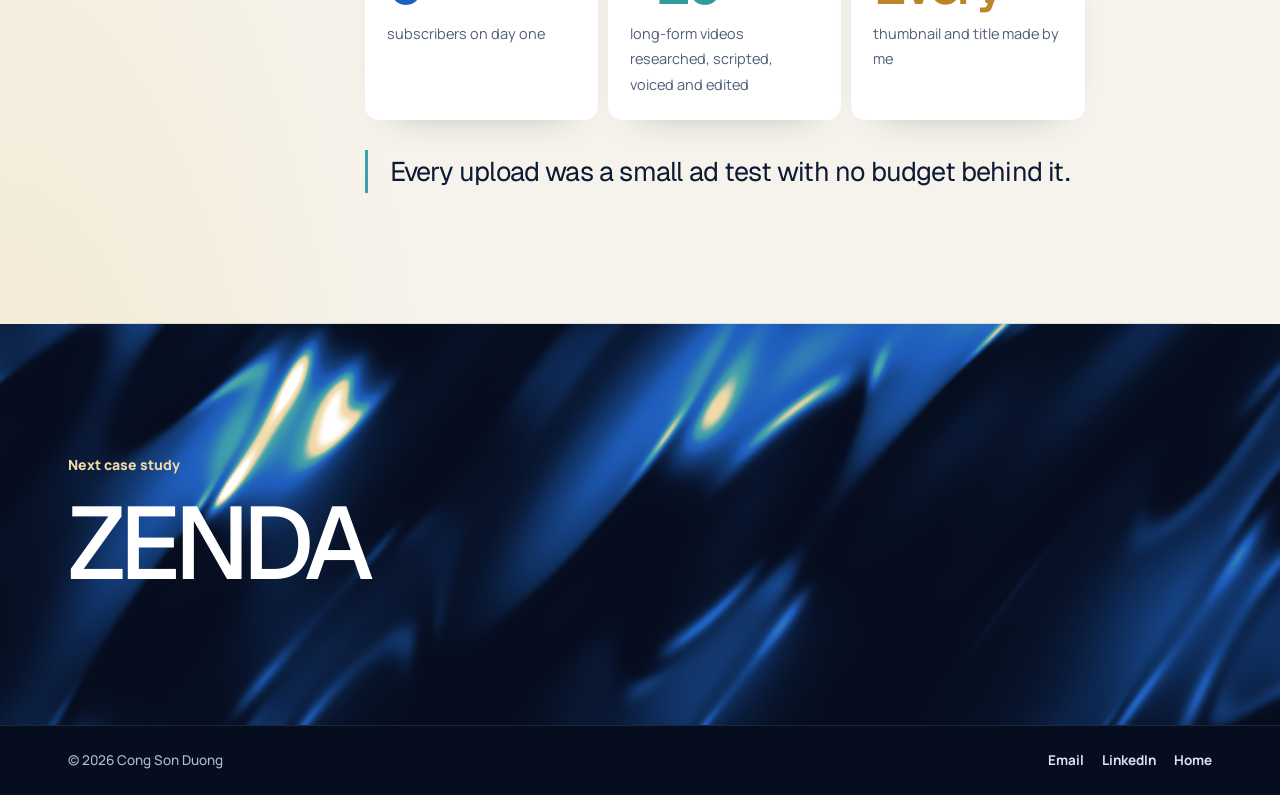
<file: work/one-strange-fellow.html>
<!doctype html>
<html lang="en">
<head>
  <meta charset="utf-8">
  <meta name="viewport" content="width=device-width, initial-scale=1">
  <title>One Strange Fellow, Son Duong</title>
  <meta name="description" content="Case study: building a gaming YouTube channel from zero by testing thumbnails, titles and hooks against what already worked.">
  <meta name="theme-color" content="#060d1f">
  <link rel="icon" href="data:image/svg+xml,%3Csvg xmlns='http://www.w3.org/2000/svg' viewBox='0 0 64 64'%3E%3Crect width='64' height='64' rx='16' fill='%23c8ff2e'/%3E%3Ctext x='50%25' y='56%25' text-anchor='middle' dominant-baseline='middle' font-family='Arial Black,Arial' font-weight='900' font-size='28' fill='%230a0a0c'%3ESD%3C/text%3E%3C/svg%3E">
  <link rel="preconnect" href="https://fonts.googleapis.com">
  <link rel="preconnect" href="https://fonts.gstatic.com" crossorigin>
  <link href="https://fonts.googleapis.com/css2?family=Geist:wght@400;500;600&family=Geist+Mono:wght@400;500&family=Manrope:wght@400;500;600;700;800&display=swap" rel="stylesheet">
  <link rel="stylesheet" href="../css/style.css">
  <script>
    (function () {
      var d = document.documentElement, m = null;
      try { m = localStorage.getItem("motion"); } catch (e) {}
      // Motion is on by default; the Motion switch lets a visitor turn it off (remembered on their browser)
      if (m === "off") d.classList.add("calm");
    })();
  </script>
</head>
<body data-root="../" class="case-page">
  <a class="skip-link" href="#main">Skip to content</a>
  <div class="progress" aria-hidden="true"></div>
  <div class="cursor" aria-hidden="true"><span>View case</span></div>
  <div class="cursor-dot" aria-hidden="true"></div>

  <header class="nav">
    <div class="container nav-inner">
      <a href="../index.html" class="logo"><span class="logo-mark"><img src="../assets/img/avatar.webp" alt="" width="36" height="36"></span>Son Duong</a>
      <nav class="nav-links" aria-label="Main">
        <a href="../index.html#about">About</a>
        <a href="../index.html#work">Work</a>
        <a href="../index.html#bring">What I bring</a>
        <a href="../index.html#lab">Lab</a>
        <a href="../index.html#story">Story</a>
        <a href="../index.html#experience">CV</a>
      </nav>
      <div class="nav-cta">
        <button class="motion-toggle" type="button" aria-pressed="true" title="Turn animations on or off"><i></i>Motion</button>
        <a class="btn magnetic" href="../index.html#contact"><span class="btn-label">Email me</span><span class="arr"><svg viewBox="0 0 24 24" fill="none" stroke="currentColor" stroke-width="2" stroke-linecap="round" stroke-linejoin="round" aria-hidden="true"><path d="M7 17 17 7M8 7h9v9"/></svg></span></a>
        <button class="menu-toggle" aria-label="Open menu" aria-expanded="false"><svg width="20" height="20" viewBox="0 0 24 24" fill="none" stroke="currentColor" stroke-width="2" stroke-linecap="round" aria-hidden="true"><path d="M4 9h16M4 15h16"/></svg></button>
      </div>
    </div>
  </header>

  <main id="main">
    <section class="case-hero">
      <canvas class="chrome" data-chrome="hero" aria-hidden="true"></canvas>
      <div class="container" style="position:relative">
        <a class="back" href="../index.html#work"><svg viewBox="0 0 24 24" fill="none" stroke="currentColor" stroke-width="2" stroke-linecap="round" stroke-linejoin="round"><path d="M19 12H5M11 18l-6-6 6-6"/></svg>All work</a>
        <span class="eyebrow" style="color:var(--muted)">Content &amp; creative case study</span>
        <h1>Winning the scroll <span class="accent">from zero.</span></h1>
        <p class="lede">A gaming YouTube channel built from scratch, where every thumbnail, title and opening line was treated like ad creative.</p>
        <div class="case-facts"><div><span>Project</span><b>One Strange Fellow</b></div><div><span>Role</span><b>Creator &amp; Producer</b></div><div><span>Year</span><b>2023</b></div><div><span>Tools</span><b>Photoshop, Premiere Pro</b></div></div>
      </div>
    </section>

    <div class="container">
      <div class="case-cover art-yt reveal">
        <div class="mini mini-thumbs" aria-hidden="true">
          <div class="thumb t1">Boss<br>fight</div>
          <div class="thumb t2">Lore<br>deep dive</div>
          <div class="thumb t3">I tried<br>this</div>
          <div class="thumb t4">Hidden<br>ending</div>
        </div>
        <img class="cover-img" src="../assets/work/cover-osf.jpg" alt="One Strange Fellow channel thumbnails on an editing timeline" onerror="this.remove()">
      </div>

      <section class="case-body">
        <h2><b>01</b>The challenge</h2>
        <div class="case-content reveal">
          <p class="big-text">No subscribers, no budget and no algorithm history. Just a <span class="accent">thumbnail and a title</span> competing in a crowded category.</p><p>On YouTube, the thumbnail and title do the same job as a paid ad's first frame. If they don't earn the click, nothing else matters. A new channel has no audience to fall back on.</p>
        </div>
      </section>

      <section class="case-body">
        <h2><b>02</b>What I did</h2>
        <div class="case-content reveal">
          <div class="steps-list"><div class="card"><span class="i">01</span><div><h4>Research what already works</h4><p>Studied the videos that were performing in the gaming category and built concepts from proven angles instead of guesses.</p></div></div><div class="card"><span class="i">02</span><div><h4>Scripts that hold attention</h4><p>Wrote scripts designed to keep viewers past the opening seconds, the same skill as a paid video's first three seconds.</p></div></div><div class="card"><span class="i">03</span><div><h4>Thumbnails and titles as a test</h4><p>Designed every thumbnail in Photoshop and wrote every title, testing hooks and angles against the category winners.</p></div></div><div class="card"><span class="i">04</span><div><h4>One repeatable workflow</h4><p>Treated idea → script → edit → thumbnail → title as one audience journey, so each new video was quicker to make and better than the last.</p></div></div></div>
        </div>
      </section>

      <section class="case-body">
        <h2><b>03</b>Creative</h2>
        <div class="case-content reveal">
          <p>Thumbnails designed for the channel. Each one is built to be read in under a second at phone size.</p>
          <div class="media-grid">
            <div class="media natural r-45" data-kind="Creative" data-label="Dune"><img src="../assets/work/thumb-dune.jpg" alt="Thumbnail: Why you should read Dune in 2023" loading="lazy"></div>
            <div class="media natural r-45" data-kind="Creative" data-label="Hades"><img src="../assets/work/thumb-hades.jpg" alt="Thumbnail: All the guides you'll need for Hades" loading="lazy"></div>
            <div class="media natural r-45" data-kind="Creative" data-label="Slam Dunk"><img src="../assets/work/thumb-slam-dunk.jpg" alt="Thumbnail: Revolution for sport animes, The First Slam Dunk" loading="lazy"></div>
          </div>
          <a class="btn magnetic" href="https://www.youtube.com/@OneStrangeFellow" target="_blank" rel="noopener" style="margin-top:22px"><span class="btn-label">Watch the channel on YouTube</span><span class="arr"><svg viewBox="0 0 24 24" fill="none" stroke="currentColor" stroke-width="2.2" stroke-linecap="round" stroke-linejoin="round" aria-hidden="true"><path d="M7 17 17 7M8 7h9v9"/></svg></span></a>
        </div>
      </section>

      <section class="case-body">
        <h2><b>04</b>Outcome</h2>
        <div class="case-content reveal">
          <div class="metric-row"><div class="card metric"><b>0</b><span>subscribers on day one</span></div><div class="card metric"><b>~20</b><span>long-form videos researched, scripted, voiced and edited</span></div><div class="card metric"><b>Every</b><span>thumbnail and title made by me</span></div></div><div class="callout">Every upload was a small ad test with no budget behind it.</div>
        </div>
      </section>
    </div>

    <a class="next-case" href="zenda.html">
      <canvas class="chrome" data-chrome="hero" aria-hidden="true"></canvas>
      <div class="container"><span>Next case study</span><h2>ZENDA</h2></div>
    </a>
  </main>

  <footer class="footer-mini">
    <div class="container">
      <span>© <span data-year>2026</span> Cong Son Duong</span>
      <span><a href="../index.html#contact">Email</a><a href="https://www.linkedin.com/in/cong-son-duong" target="_blank" rel="noopener">LinkedIn</a><a href="../index.html">Home</a></span>
    </div>
  </footer>

  <div class="lightbox" aria-hidden="true"><img alt=""></div>
  <div class="palette" role="dialog" aria-modal="true" aria-label="Command menu">
    <div class="palette-box">
      <input type="text" placeholder="Jump to…" aria-label="Search commands">
      <ul role="listbox"></ul>
      <div class="palette-foot"><span>↑↓ navigate</span><span>↵ open</span><span>esc close</span></div>
    </div>
  </div>
  <script src="../js/main.js" defer></script>
</body>
</html>
</file>
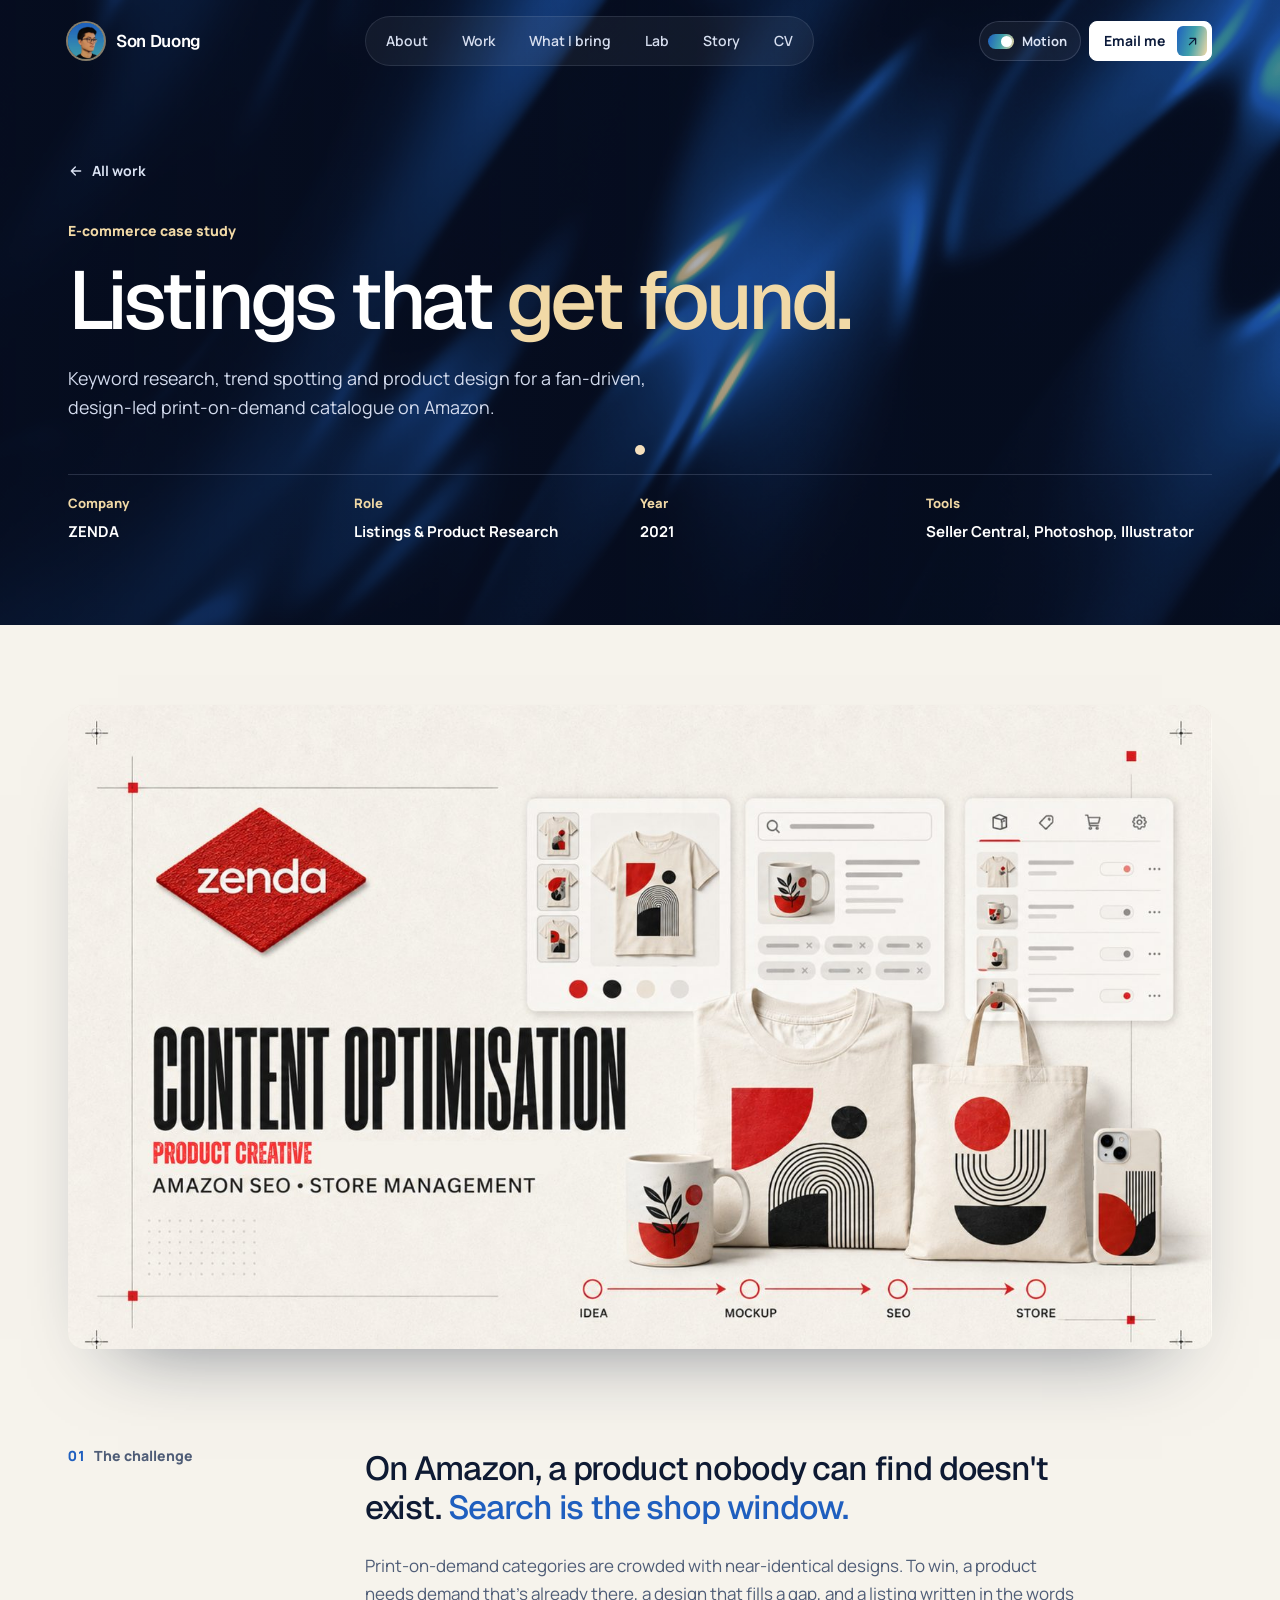
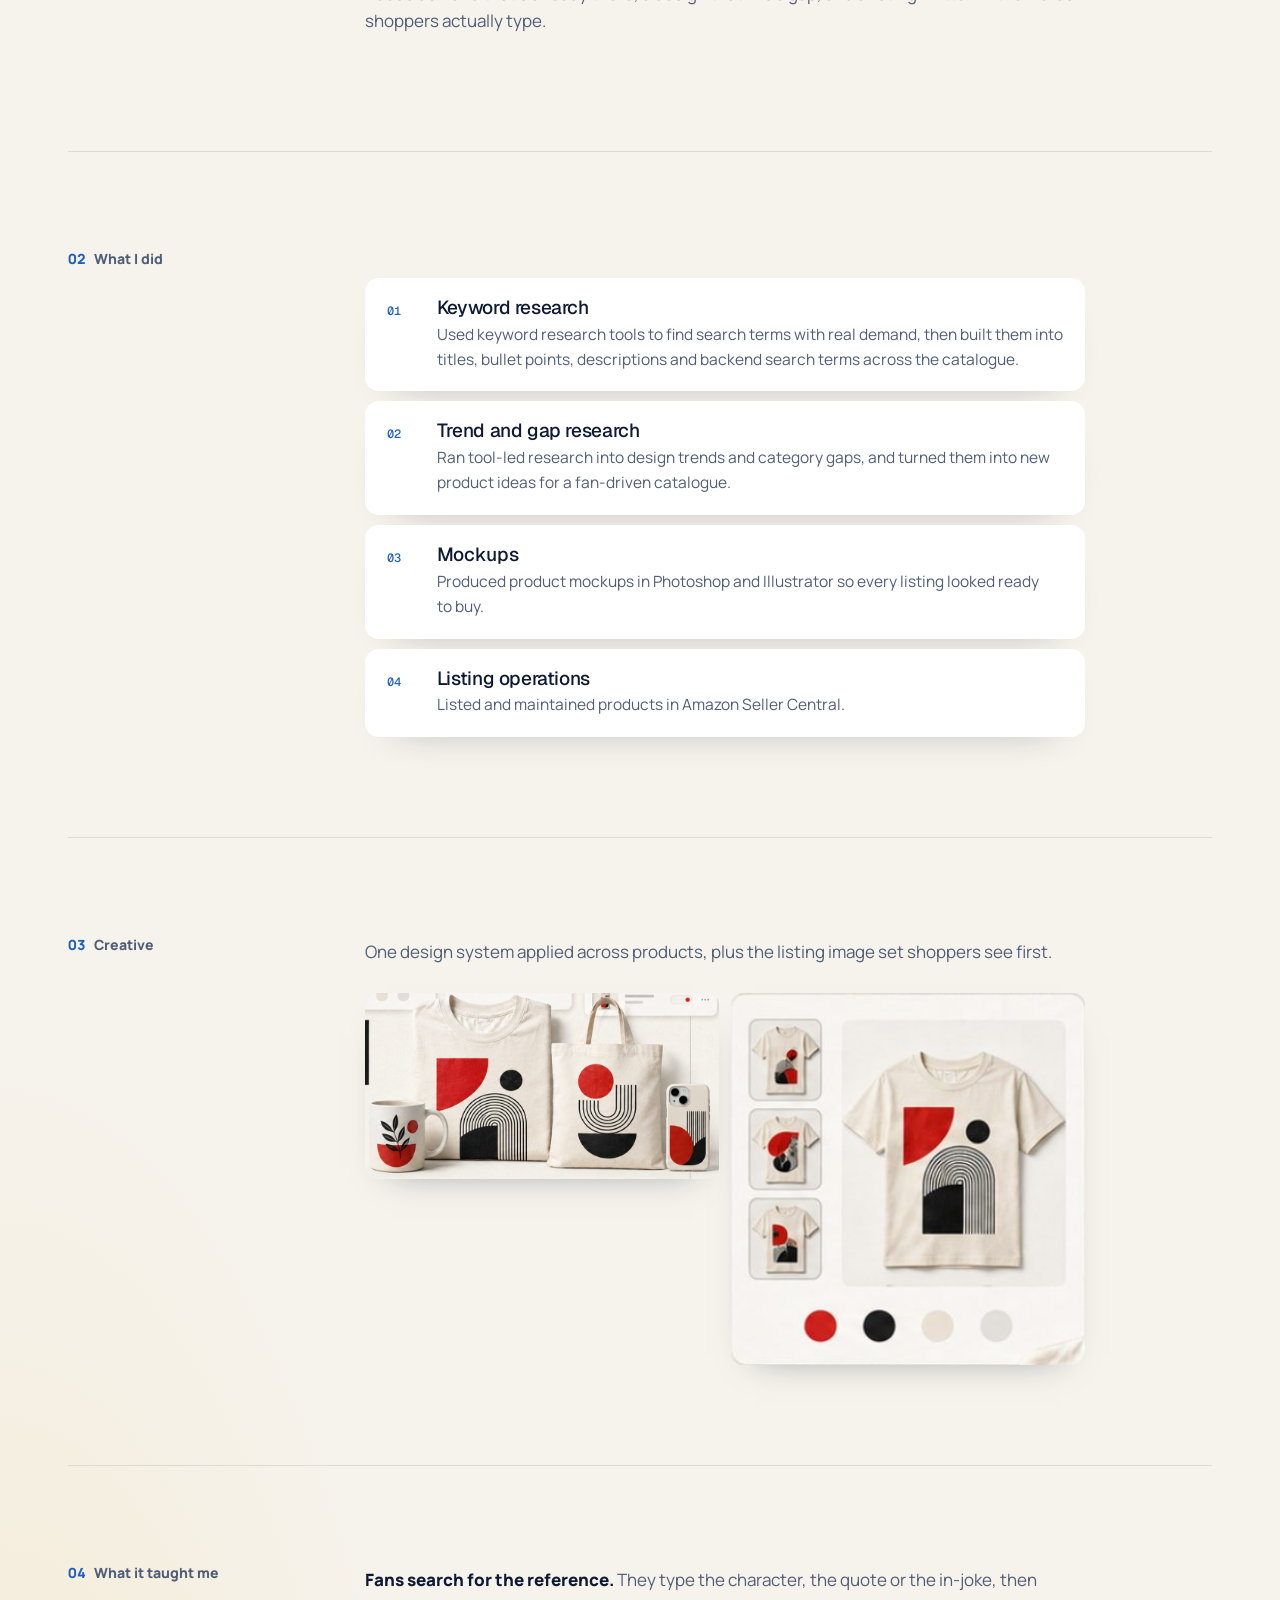
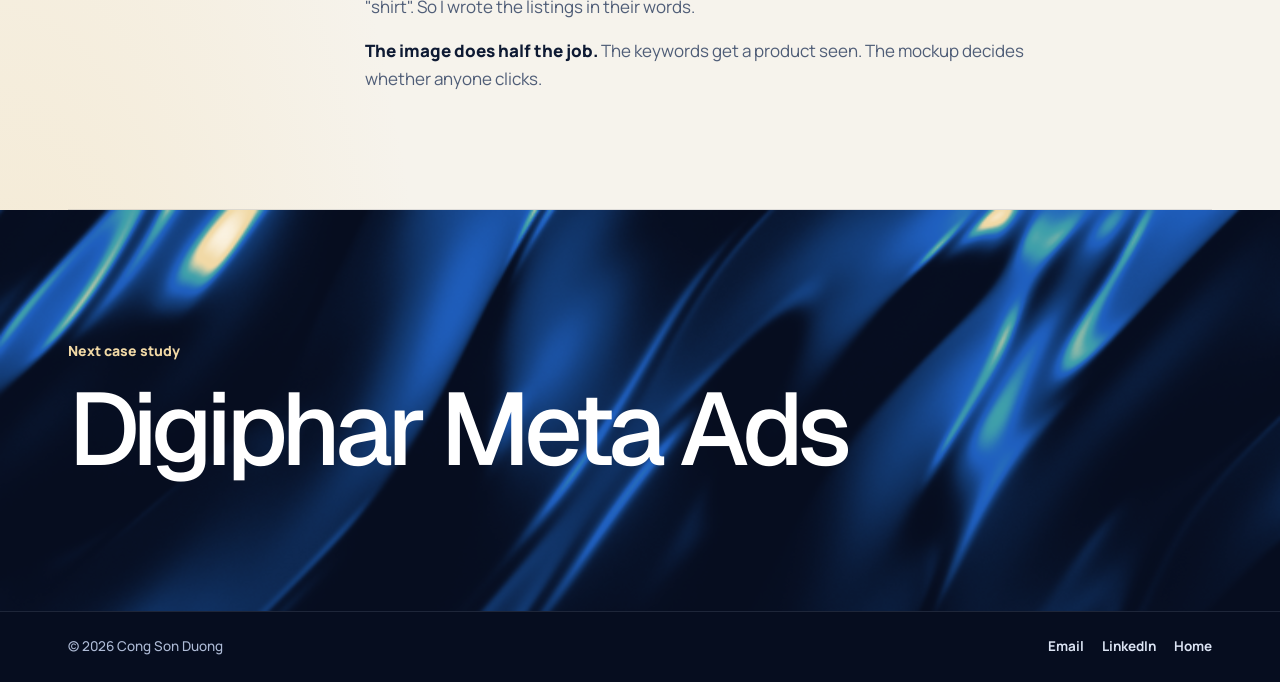
<file: work/zenda.html>
<!doctype html>
<html lang="en">
<head>
  <meta charset="utf-8">
  <meta name="viewport" content="width=device-width, initial-scale=1">
  <title>ZENDA Amazon, Son Duong</title>
  <meta name="description" content="Case study: keyword-led Amazon listings, trend research and product mockups for a fan-driven print-on-demand catalogue.">
  <meta name="theme-color" content="#060d1f">
  <link rel="icon" href="data:image/svg+xml,%3Csvg xmlns='http://www.w3.org/2000/svg' viewBox='0 0 64 64'%3E%3Crect width='64' height='64' rx='16' fill='%23c8ff2e'/%3E%3Ctext x='50%25' y='56%25' text-anchor='middle' dominant-baseline='middle' font-family='Arial Black,Arial' font-weight='900' font-size='28' fill='%230a0a0c'%3ESD%3C/text%3E%3C/svg%3E">
  <link rel="preconnect" href="https://fonts.googleapis.com">
  <link rel="preconnect" href="https://fonts.gstatic.com" crossorigin>
  <link href="https://fonts.googleapis.com/css2?family=Geist:wght@400;500;600&family=Geist+Mono:wght@400;500&family=Manrope:wght@400;500;600;700;800&display=swap" rel="stylesheet">
  <link rel="stylesheet" href="../css/style.css">
  <script>
    (function () {
      var d = document.documentElement, m = null;
      try { m = localStorage.getItem("motion"); } catch (e) {}
      // Motion is on by default; the Motion switch lets a visitor turn it off (remembered on their browser)
      if (m === "off") d.classList.add("calm");
    })();
  </script>
</head>
<body data-root="../" class="case-page">
  <a class="skip-link" href="#main">Skip to content</a>
  <div class="progress" aria-hidden="true"></div>
  <div class="cursor" aria-hidden="true"><span>View case</span></div>
  <div class="cursor-dot" aria-hidden="true"></div>

  <header class="nav">
    <div class="container nav-inner">
      <a href="../index.html" class="logo"><span class="logo-mark"><img src="../assets/img/avatar.webp" alt="" width="36" height="36"></span>Son Duong</a>
      <nav class="nav-links" aria-label="Main">
        <a href="../index.html#about">About</a>
        <a href="../index.html#work">Work</a>
        <a href="../index.html#bring">What I bring</a>
        <a href="../index.html#lab">Lab</a>
        <a href="../index.html#story">Story</a>
        <a href="../index.html#experience">CV</a>
      </nav>
      <div class="nav-cta">
        <button class="motion-toggle" type="button" aria-pressed="true" title="Turn animations on or off"><i></i>Motion</button>
        <a class="btn magnetic" href="../index.html#contact"><span class="btn-label">Email me</span><span class="arr"><svg viewBox="0 0 24 24" fill="none" stroke="currentColor" stroke-width="2" stroke-linecap="round" stroke-linejoin="round" aria-hidden="true"><path d="M7 17 17 7M8 7h9v9"/></svg></span></a>
        <button class="menu-toggle" aria-label="Open menu" aria-expanded="false"><svg width="20" height="20" viewBox="0 0 24 24" fill="none" stroke="currentColor" stroke-width="2" stroke-linecap="round" aria-hidden="true"><path d="M4 9h16M4 15h16"/></svg></button>
      </div>
    </div>
  </header>

  <main id="main">
    <section class="case-hero">
      <canvas class="chrome" data-chrome="hero" aria-hidden="true"></canvas>
      <div class="container" style="position:relative">
        <a class="back" href="../index.html#work"><svg viewBox="0 0 24 24" fill="none" stroke="currentColor" stroke-width="2" stroke-linecap="round" stroke-linejoin="round"><path d="M19 12H5M11 18l-6-6 6-6"/></svg>All work</a>
        <span class="eyebrow" style="color:var(--muted)">E-commerce case study</span>
        <h1>Listings that <span class="accent">get found.</span></h1>
        <p class="lede">Keyword research, trend spotting and product design for a fan-driven, design-led print-on-demand catalogue on Amazon.</p>
        <div class="case-facts"><div><span>Company</span><b>ZENDA</b></div><div><span>Role</span><b>Listings &amp; Product Research</b></div><div><span>Year</span><b>2021</b></div><div><span>Tools</span><b>Seller Central, Photoshop, Illustrator</b></div></div>
      </div>
    </section>

    <div class="container">
      <div class="case-cover art-amz reveal">
        <div class="mini mini-listing" aria-hidden="true" style="max-width:420px">
          <div class="img">🎮</div>
          <div>
            <h5>Retro Gamer Graphic Tee, Pixel Art Gift for Gamers, Unisex</h5>
            <div class="stars">★★★★★</div>
            <div class="kw"><span>gamer gift</span><span>retro tee</span><span>pixel art</span></div>
          </div>
        </div>
        <img class="cover-img" src="../assets/work/cover-zenda.jpg" alt="ZENDA product creative and listing screens" onerror="this.remove()">
      </div>

      <section class="case-body">
        <h2><b>01</b>The challenge</h2>
        <div class="case-content reveal">
          <p class="big-text">On Amazon, a product nobody can find doesn't exist. <span class="accent">Search is the shop window.</span></p><p>Print-on-demand categories are crowded with near-identical designs. To win, a product needs demand that's already there, a design that fills a gap, and a listing written in the words shoppers actually type.</p>
        </div>
      </section>

      <section class="case-body">
        <h2><b>02</b>What I did</h2>
        <div class="case-content reveal">
          <div class="steps-list"><div class="card"><span class="i">01</span><div><h4>Keyword research</h4><p>Used keyword research tools to find search terms with real demand, then built them into titles, bullet points, descriptions and backend search terms across the catalogue.</p></div></div><div class="card"><span class="i">02</span><div><h4>Trend and gap research</h4><p>Ran tool-led research into design trends and category gaps, and turned them into new product ideas for a fan-driven catalogue.</p></div></div><div class="card"><span class="i">03</span><div><h4>Mockups</h4><p>Produced product mockups in Photoshop and Illustrator so every listing looked ready to buy.</p></div></div><div class="card"><span class="i">04</span><div><h4>Listing operations</h4><p>Listed and maintained products in Amazon Seller Central.</p></div></div></div>
        </div>
      </section>

      <section class="case-body">
        <h2><b>03</b>Creative</h2>
        <div class="case-content reveal">
          <p>One design system applied across products, plus the listing image set shoppers see first.</p>
          <div class="media-grid two">
            <div class="media natural r-45" data-kind="Creative" data-label="Product range"><img src="../assets/work/zenda-range.jpg" alt="ZENDA product range mockup" loading="lazy"></div>
            <div class="media natural r-45" data-kind="Creative" data-label="Listing images"><img src="../assets/work/zenda-listing.jpg" alt="ZENDA Amazon listing image set" loading="lazy"></div>
          </div>
        </div>
      </section>

      <section class="case-body">
        <h2><b>04</b>What it taught me</h2>
        <div class="case-content reveal">
          <p><strong>Fans search for the reference.</strong> They type the character, the quote or the in-joke, then "shirt". So I wrote the listings in their words.</p><p><strong>The image does half the job.</strong> The keywords get a product seen. The mockup decides whether anyone clicks.</p>
        </div>
      </section>
    </div>

    <a class="next-case" href="digiphar.html">
      <canvas class="chrome" data-chrome="hero" aria-hidden="true"></canvas>
      <div class="container"><span>Next case study</span><h2>Digiphar Meta Ads</h2></div>
    </a>
  </main>

  <footer class="footer-mini">
    <div class="container">
      <span>© <span data-year>2026</span> Cong Son Duong</span>
      <span><a href="../index.html#contact">Email</a><a href="https://www.linkedin.com/in/cong-son-duong" target="_blank" rel="noopener">LinkedIn</a><a href="../index.html">Home</a></span>
    </div>
  </footer>

  <div class="lightbox" aria-hidden="true"><img alt=""></div>
  <div class="palette" role="dialog" aria-modal="true" aria-label="Command menu">
    <div class="palette-box">
      <input type="text" placeholder="Jump to…" aria-label="Search commands">
      <ul role="listbox"></ul>
      <div class="palette-foot"><span>↑↓ navigate</span><span>↵ open</span><span>esc close</span></div>
    </div>
  </div>
  <script src="../js/main.js" defer></script>
</body>
</html>
</file>
<file: css/style.css>
/* ==========================================================================
   Son Duong — Portfolio v4 ("harbour" palette)
   Colours pulled from the work itself: Digiphar's ocean blue, the sand and
   champagne of the covers, Minh Thuan's brick red, a sea teal for data.
   Headlines in Geist, everything small in Manrope.
   ========================================================================== */

:root {
  /* Dark ramp */
  --abyss: #060d1f;
  --navy: #0b1a3a;
  --ocean: #123a73;
  --royal: #1f5fbf;
  --teal: #3fa0aa;
  --sand: #f1d9a6;
  --sand-deep: #d9a441;
  --crimson: #c2334a;

  /* Light ramp */
  --paper: #f6f3ec;
  --paper-2: #ece6da;
  --ink: #0e1a33;
  --slate: #4f5d77;
  --mist: #aebbd6;

  /* Signature gradients */
  --grad: linear-gradient(105deg, #1f5fbf 0%, #3fa0aa 50%, #f1d9a6 100%);
  --grad-deep: linear-gradient(160deg, #0b1a3a 0%, #123a73 55%, #1f5fbf 100%);
  --glow-paper: radial-gradient(60% 50% at 85% 0%, rgba(63, 160, 170, 0.14), transparent 70%), radial-gradient(50% 45% at 0% 100%, rgba(241, 217, 166, 0.45), transparent 70%);

  /* Data colours (dashboard, stats) */
  --d-blue: #1f5fbf;
  --d-teal: #2e9c9a;
  --d-gold: #d9a441;
  --d-red: #c2334a;

  --bg: var(--abyss);
  --fg: #fff;
  --muted: var(--mist);
  --line: rgba(174, 187, 214, 0.18);

  --font-display: "Geist", "Helvetica Neue", Arial, sans-serif;
  --font: "Manrope", "Segoe UI", system-ui, sans-serif;
  --mono: "Geist Mono", ui-monospace, Consolas, monospace;

  --container: 1240px;
  --gutter: clamp(16px, 4vw, 48px);
  --radius: 8px;
  --ease: cubic-bezier(0.22, 1, 0.36, 1);
}

*, *::before, *::after { box-sizing: border-box; }
html { -webkit-text-size-adjust: 100%; }
body { margin: 0; background: var(--abyss); color: #fff; font-family: var(--font); font-size: 16px; line-height: 1.6; -webkit-font-smoothing: antialiased; overflow-x: hidden; }
img, video, canvas { max-width: 100%; display: block; }
a { color: inherit; text-decoration: none; }
button { font: inherit; color: inherit; }
::selection { background: var(--sand); color: var(--navy); }
:focus-visible { outline: 2px solid var(--sand); outline-offset: 3px; border-radius: 4px; }
.on-light :focus-visible, .story :focus-visible, .case-page main :focus-visible { outline-color: var(--royal); }
.container { width: 100%; max-width: var(--container); margin: 0 auto; padding: 0 var(--gutter); }
.skip-link { position: absolute; left: -999px; top: 12px; background: var(--sand); color: var(--navy); padding: 8px 14px; z-index: 400; }
.skip-link:focus { left: 12px; }

h1, h2, h3, h4 { font-family: var(--font-display); font-weight: 500; letter-spacing: -0.035em; line-height: 1.05; margin: 0; text-wrap: balance; }
p { margin: 0 0 1em; text-wrap: pretty; }

/* Light sections: sand paper with soft sea and sand glows */
.on-light { background: var(--glow-paper), var(--paper); color: var(--ink); --fg: var(--ink); --bg: var(--paper); --muted: var(--slate); --line: rgba(14, 26, 51, 0.12); }
.on-dark { background: var(--abyss); color: #fff; }

/* Small label: Manrope, a short gradient tick, readable size */
.label { display: inline-flex; align-items: center; gap: 10px; font-size: 14px; font-weight: 700; color: var(--fg); letter-spacing: -0.005em; }
.label::before { content: ""; width: 22px; height: 2px; border-radius: 2px; background: var(--grad); }
.on-dark .label, .hero .label, .footer .label { color: var(--sand); }

/* ---------- Buttons ---------- */

.btn { display: inline-flex; align-items: center; gap: 12px; min-height: 46px; padding: 6px 6px 6px 18px; border-radius: var(--radius); background: var(--fg); color: var(--bg); font-size: 14.5px; font-weight: 700; border: 1px solid var(--fg); cursor: pointer; will-change: transform; transition: box-shadow 0.4s var(--ease); }
.btn .arr { width: 32px; height: 32px; border-radius: 6px; display: grid; place-items: center; background: var(--grad); color: var(--navy); transition: transform 0.4s var(--ease); flex: none; }
.btn .arr svg { width: 15px; height: 15px; }
.btn:hover .arr { transform: rotate(-45deg); }
.btn:hover { box-shadow: 0 10px 30px -10px rgba(63, 160, 170, 0.6); }
.btn.ghost { background: transparent; color: var(--fg); border-color: var(--line); }
.btn.ghost .arr { background: var(--fg); color: var(--bg); }
.btn .btn-label { display: inline-block; }

/* ---------- Cursor ---------- */

.cursor, .cursor-dot { position: fixed; top: 0; left: 0; pointer-events: none; z-index: 500; border-radius: 50%; translate: -50% -50%; }
.cursor-dot { width: 6px; height: 6px; background: var(--teal); }
.cursor { width: 34px; height: 34px; border: 1px solid rgba(63, 160, 170, 0.85); display: grid; place-items: center; transition: width 0.35s var(--ease), height 0.35s var(--ease), background 0.3s, border-color 0.3s; }
.cursor span { font-size: 12px; font-weight: 800; color: var(--navy); opacity: 0; transition: opacity 0.2s; }
.cursor.link { width: 54px; height: 54px; background: rgba(63, 160, 170, 0.16); }
.cursor.view { width: 86px; height: 86px; background: var(--grad); border-color: transparent; }
.cursor.view span { opacity: 1; }
.cursor.hide, .cursor-dot.hide { opacity: 0; }
@media (hover: none), (pointer: coarse) { .cursor, .cursor-dot { display: none; } }
@media (hover: hover) and (pointer: fine) { body.has-cursor, body.has-cursor a, body.has-cursor button { cursor: none; } }

/* ---------- Preloader ---------- */

.preloader { position: fixed; inset: 0; z-index: 450; background: var(--grad-deep); color: #fff; display: flex; flex-direction: column; justify-content: flex-end; padding: var(--gutter); transition: transform 1s cubic-bezier(0.76, 0, 0.24, 1); }
.preloader.done { transform: translateY(-100%); }
.pre-row { display: flex; justify-content: space-between; align-items: flex-end; gap: 20px; }
.pre-name { font-family: var(--font-display); font-size: clamp(44px, 9vw, 140px); font-weight: 500; letter-spacing: -0.055em; line-height: 0.9; overflow: hidden; padding-bottom: 0.05em; }
.pre-name span { display: inline-block; animation: preRise 1s var(--ease) both; }
@keyframes preRise { from { transform: translateY(105%); } }
.pre-count { font-family: var(--mono); font-size: 14px; color: var(--sand); font-variant-numeric: tabular-nums; }
.pre-bar { height: 2px; background: rgba(255, 255, 255, 0.12); margin-top: 24px; border-radius: 2px; overflow: hidden; }
.pre-bar i { display: block; height: 100%; width: 0; background: var(--grad); }

/* ---------- Nav ---------- */

.nav { position: fixed; top: 0; left: 0; right: 0; z-index: 100; color: #fff; transition: transform 0.5s var(--ease), background 0.4s; }
.nav.scrolled { background: rgba(6, 13, 31, 0.72); backdrop-filter: blur(16px) saturate(140%); -webkit-backdrop-filter: blur(16px) saturate(140%); border-bottom: 1px solid rgba(174, 187, 214, 0.12); }
.nav.hidden { transform: translateY(-100%); }
.nav-inner { display: flex; justify-content: space-between; align-items: center; gap: 24px; padding-top: 16px; padding-bottom: 16px; }
.logo { display: flex; align-items: center; gap: 12px; font-family: var(--font-display); font-size: 17px; font-weight: 600; letter-spacing: -0.02em; }
.logo-mark { width: 36px; height: 36px; border-radius: 10px; background: var(--grad); color: var(--navy); display: grid; place-items: center; font-size: 13px; font-weight: 800; letter-spacing: -0.02em; }
.nav-links { display: flex; gap: 4px; padding: 5px; border-radius: 999px; background: rgba(255, 255, 255, 0.05); border: 1px solid rgba(174, 187, 214, 0.14); }
.nav-links a { white-space: nowrap; font-size: 14px; font-weight: 600; color: #d6deef; padding: 8px 15px; border-radius: 999px; transition: color 0.2s, background 0.2s; }
.nav-links a:hover, .nav-links a.active { color: #fff; background: rgba(255, 255, 255, 0.1); }
.nav-cta { display: flex; align-items: center; gap: 8px; }
.nav .btn { min-height: 40px; font-size: 14px; padding: 4px 4px 4px 14px; background: #fff; color: var(--navy); border-color: #fff; }
.nav .btn .arr { width: 30px; height: 30px; }
.menu-toggle { display: none; width: 44px; height: 44px; border-radius: var(--radius); border: 1px solid rgba(174, 187, 214, 0.25); background: transparent; color: #fff; cursor: pointer; }
@media (max-width: 1120px) {
  .nav-links, .nav-cta .btn, .nav-cta .motion-toggle { display: none; }
  .menu-toggle { display: grid; place-items: center; }
  .nav.open { background: var(--abyss); }
  .nav-inner { flex-wrap: wrap; }
  .nav.open .nav-links { display: flex; flex-direction: column; width: 100%; border-radius: 12px; padding: 8px; }
  .nav.open .nav-links a { font-family: var(--font-display); font-size: 26px; padding: 12px 14px; }
}

/* ==========================================================================
   HERO — blue-and-gold silk, portrait on the right
   ========================================================================== */

.hero { position: relative; min-height: 100svh; display: flex; flex-direction: column; justify-content: flex-end; overflow: hidden; padding: 120px 0 0; background: var(--abyss); }
.chrome { position: absolute; inset: 0; width: 100%; height: 100%; }
.chrome-fallback { position: absolute; inset: 0; background: radial-gradient(60% 60% at 75% 30%, rgba(31, 95, 191, 0.55), transparent 65%), radial-gradient(40% 40% at 90% 85%, rgba(241, 217, 166, 0.35), transparent 65%), var(--abyss); }
.hero::before { content: ""; position: absolute; inset: 0; z-index: 1; pointer-events: none; background: linear-gradient(90deg, rgba(6, 13, 31, 0.8) 0%, rgba(6, 13, 31, 0.45) 42%, transparent 70%); }
.hero::after { content: ""; position: absolute; left: 0; right: 0; bottom: 0; height: 34%; background: linear-gradient(transparent, var(--abyss) 92%); pointer-events: none; z-index: 3; }

.hero-photo { position: absolute; z-index: 2; bottom: 0; right: max(0px, calc((100vw - var(--container)) / 2 - 10px)); height: min(84svh, 840px); aspect-ratio: 0.62; pointer-events: none; }
.hero-photo .halo { position: absolute; inset: 6% -14% 0 -14%; border-radius: 50% 50% 0 0; background: radial-gradient(closest-side, rgba(63, 160, 170, 0.5), rgba(31, 95, 191, 0.32) 55%, transparent 80%); filter: blur(30px); }
.hero-photo .halo::after { content: ""; position: absolute; inset: 14% 24% 40% 24%; border-radius: 50%; background: radial-gradient(closest-side, rgba(241, 217, 166, 0.5), transparent); filter: blur(24px); }
.hero-photo img { position: absolute; bottom: 0; left: 50%; translate: -50% 0; height: 100%; width: auto; max-width: none; -webkit-mask-image: linear-gradient(#000 72%, transparent 97%); mask-image: linear-gradient(#000 72%, transparent 97%); filter: drop-shadow(-16px 0 36px rgba(31, 95, 191, 0.4)) drop-shadow(14px -6px 26px rgba(241, 217, 166, 0.22)); }

.hero-content { position: relative; z-index: 4; padding-bottom: 32px; }
.hero-meta { display: flex; gap: 10px; flex-wrap: wrap; margin-bottom: 28px; }
.chip { display: inline-flex; align-items: center; gap: 9px; padding: 8px 15px; border-radius: 999px; background: rgba(11, 26, 58, 0.55); border: 1px solid rgba(174, 187, 214, 0.22); backdrop-filter: blur(10px); -webkit-backdrop-filter: blur(10px); font-size: 13.5px; font-weight: 600; color: #e9eef9; }
.chip .dot { width: 8px; height: 8px; border-radius: 50%; background: #5fe0b4; box-shadow: 0 0 0 0 rgba(95, 224, 180, 0.6); animation: pulse 2s infinite; }
@keyframes pulse { 70% { box-shadow: 0 0 0 9px rgba(95, 224, 180, 0); } 100% { box-shadow: 0 0 0 0 rgba(95, 224, 180, 0); } }
.chip svg { width: 15px; height: 15px; color: var(--sand); }
.chip .clock { font-variant-numeric: tabular-nums; }
.hero h1 { font-size: clamp(38px, 5vw, 70px); font-weight: 500; letter-spacing: -0.045em; line-height: 1.02; }
.hero h1 .line { display: block; overflow: hidden; padding-bottom: 0.07em; }
.hero h1 .line > span { display: inline-block; transform: translateY(105%); }
.ready .hero h1 .line > span { transform: none; transition: transform 1.2s var(--ease); }
.ready .hero h1 .line:nth-child(2) > span { transition-delay: 0.08s; }
.ready .hero h1 .line:nth-child(3) > span { transition-delay: 0.16s; }
@media (min-width: 1000px) { .hero h1 .line { white-space: nowrap; } }
.hero h1 .gt { background: var(--grad); -webkit-background-clip: text; background-clip: text; color: transparent; padding-right: 0.04em; }
.hero-sub { font-size: 17px; line-height: 1.65; color: #d3dbee; max-width: 46ch; margin: 24px 0 30px; }
.hero-sub b { color: #fff; font-weight: 700; }
.hero-actions { display: flex; gap: 10px; flex-wrap: wrap; }

.trusted { position: relative; z-index: 4; padding-top: 36px; padding-bottom: 96px; }
.trusted .label { margin-bottom: 18px; }
.marks { display: grid; grid-template-columns: repeat(7, 1fr); border-top: 1px solid rgba(174, 187, 214, 0.16); }
.mark { padding: 18px 16px 0 0; }
.mark b { display: block; font-family: var(--font-display); font-size: clamp(16px, 1.4vw, 20px); font-weight: 600; letter-spacing: -0.03em; color: #fff; }
.mark span { display: block; font-size: 13px; color: var(--mist); margin-top: 3px; font-weight: 600; }

/* Navy dissolving into sand paper */
.dissolve { height: clamp(140px, 18vw, 260px); background: linear-gradient(180deg, var(--abyss) 0%, #0e2348 30%, #3d5f86 55%, #b9c3c9 80%, var(--paper) 100%); margin-top: -1px; }
.dissolve.up { background: linear-gradient(0deg, var(--abyss) 0%, #0e2348 30%, #3d5f86 55%, #b9c3c9 80%, var(--paper) 100%); margin: 0 0 -1px; }

@media (max-width: 1000px) {
  .hero-photo { height: 62svh; right: -6%; top: 80px; bottom: auto; }
  .hero::before { background: linear-gradient(0deg, rgba(6, 13, 31, 0.94) 32%, rgba(6, 13, 31, 0.2) 72%); }
  .marks { grid-template-columns: repeat(3, 1fr); row-gap: 8px; }
}
@media (max-width: 560px) {
  .hero-photo { right: -3%; height: 52svh; }
  .marks { grid-template-columns: repeat(2, 1fr); }
}

/* ==========================================================================
   ABOUT
   ========================================================================== */

.section { padding: clamp(80px, 11vw, 150px) 0; position: relative; }
.split-head { display: grid; grid-template-columns: 1fr 2.2fr; gap: clamp(24px, 5vw, 64px); }
.statement { font-family: var(--font-display); font-size: clamp(26px, 3vw, 42px); font-weight: 500; letter-spacing: -0.035em; line-height: 1.18; margin: 0; }
.statement .soft { color: #6c7a96; }
.statement .lw { transition: color 0.35s; }
.statement .lw.dim { color: #cdd3dd; }
.about-cols { display: grid; grid-template-columns: 1fr 1fr; gap: 36px; margin-top: 48px; max-width: 820px; }
.about-cols h3 { font-family: var(--font); font-size: 15px; font-weight: 800; letter-spacing: -0.01em; margin-bottom: 8px; color: var(--royal); }
.about-cols p { margin: 0; font-size: 15.5px; color: var(--slate); }
@media (max-width: 860px) { .split-head { grid-template-columns: 1fr; } .about-cols { grid-template-columns: 1fr; } }

/* Numbers: each card carries its own colour from the data set */
.stat-strip { display: grid; grid-template-columns: repeat(4, 1fr); gap: 12px; margin-top: clamp(64px, 9vw, 110px); }
.stat-card { border-radius: 14px; overflow: hidden; display: flex; flex-direction: column; background: #fff; box-shadow: 0 1px 0 rgba(14, 26, 51, 0.05), 0 24px 44px -30px rgba(14, 26, 51, 0.4); --c: var(--d-blue); }
.stat-card .pic { aspect-ratio: 16 / 10; overflow: hidden; position: relative; }
.stat-card .pic img { width: 100%; height: 100%; object-fit: cover; transition: transform 0.9s var(--ease); }
.stat-card:hover .pic img { transform: scale(1.05); }
.stat-card .pic::after { content: ""; position: absolute; left: 0; right: 0; bottom: 0; height: 4px; background: var(--c); }
.stat-card .body { padding: 18px 18px 22px; display: flex; flex-direction: column; flex: 1; }
.stat-num { font-family: var(--font-display); font-size: clamp(40px, 4.4vw, 62px); font-weight: 500; letter-spacing: -0.06em; line-height: 1; color: var(--c); font-variant-numeric: tabular-nums; }
.stat-card p { font-size: 14.5px; color: var(--slate); margin: 10px 0 0; }
.stat-card small { display: block; margin-top: auto; padding-top: 14px; font-size: 12.5px; font-weight: 800; color: var(--ink); }
.stat-card.c-teal { --c: var(--d-teal); }
.stat-card.c-gold { --c: #b9862a; }
.stat-card.c-red { --c: var(--d-red); }
@media (max-width: 900px) { .stat-strip { grid-template-columns: 1fr 1fr; } }
@media (max-width: 480px) { .stat-strip { grid-template-columns: 1fr; } }

/* ==========================================================================
   WORK LIST
   ========================================================================== */

.head-row { display: flex; justify-content: space-between; align-items: end; gap: 28px; margin-bottom: clamp(36px, 5vw, 56px); }
.head-row h2 { font-size: clamp(32px, 4.2vw, 58px); max-width: 17ch; margin-top: 14px; }
.head-row p { color: var(--muted); max-width: 40ch; font-size: 16px; margin: 0; }
@media (max-width: 760px) { .head-row { flex-direction: column; align-items: flex-start; } }
.work-list { border-top: 1px solid var(--line); }
.work-row { display: grid; grid-template-columns: 1.3fr 1.4fr 90px; gap: 24px; align-items: center; padding: clamp(22px, 2.8vw, 34px) 14px; border-bottom: 1px solid var(--line); position: relative; border-radius: 10px; transition: background 0.4s var(--ease); }
.work-row::before { content: ""; position: absolute; left: 0; top: 50%; width: 4px; height: 0; border-radius: 4px; background: var(--grad); transform: translateY(-50%); transition: height 0.4s var(--ease); }
.work-row:hover { background: rgba(255, 255, 255, 0.75); }
.work-row:hover::before { height: 60%; }
.work-row h3 { font-size: clamp(26px, 3.4vw, 46px); letter-spacing: -0.045em; }
.work-row .what { color: var(--slate); font-size: 16px; font-weight: 500; }
.work-row .yr { text-align: right; font-size: 14px; font-weight: 700; color: var(--royal); font-variant-numeric: tabular-nums; }
.work-row .thumb-m { display: none; }
.preview { position: fixed; top: 0; left: 0; width: 400px; aspect-ratio: 16 / 9; border-radius: 12px; overflow: hidden; pointer-events: none; z-index: 90; opacity: 0; transform: scale(0.7) rotate(-3deg); transition: opacity 0.3s var(--ease), transform 0.5s var(--ease); box-shadow: 0 40px 80px -25px rgba(11, 26, 58, 0.55); }
.preview.on { opacity: 1; transform: scale(1) rotate(-1.5deg); }
.preview img { position: absolute; inset: 0; width: 100%; height: 100%; object-fit: cover; opacity: 0; transition: opacity 0.3s; }
.preview img.on { opacity: 1; }
@media (hover: none), (max-width: 860px) {
  .preview { display: none; }
  .work-row { grid-template-columns: 1fr; gap: 10px; padding-left: 0; padding-right: 0; }
  .work-row .thumb-m { display: block; aspect-ratio: 16 / 9; border-radius: 10px; overflow: hidden; }
  .work-row .thumb-m img { width: 100%; height: 100%; object-fit: cover; }
  .work-row .yr { text-align: left; }
}

/* ==========================================================================
   TESTIMONIAL
   ========================================================================== */

.quote-wrap { display: grid; grid-template-columns: 1fr 2fr; gap: clamp(28px, 5vw, 72px); align-items: center; }
.quote-card { background: #fff; border-radius: 18px; padding: clamp(26px, 4vw, 48px); box-shadow: 0 30px 60px -40px rgba(14, 26, 51, 0.45); position: relative; overflow: hidden; }
.quote-card::before { content: ""; position: absolute; left: 0; top: 0; bottom: 0; width: 5px; background: var(--grad); }
.quote-mark { font-family: var(--font-display); font-size: 72px; line-height: 0.5; font-weight: 600; color: var(--teal); display: block; margin-bottom: 18px; }
.slide { display: none; margin: 0; }
.slide.on { display: block; animation: slideIn 0.6s var(--ease); }
@keyframes slideIn { from { opacity: 0; transform: translateY(12px); } }
.slide blockquote { margin: 0; font-family: var(--font-display); font-size: clamp(22px, 2.4vw, 32px); letter-spacing: -0.03em; line-height: 1.24; font-weight: 500; color: var(--ink); }
.slide cite { display: flex; align-items: center; gap: 12px; margin-top: 26px; font-style: normal; font-size: 15px; font-weight: 800; color: var(--ink); }
.slide cite .ini { width: 44px; height: 44px; border-radius: 50%; background: var(--grad-deep); color: var(--sand); display: grid; place-items: center; font-weight: 800; flex: none; }
.slide cite span { color: var(--slate); display: block; font-size: 13.5px; font-weight: 600; }
.quote-nav { display: flex; justify-content: space-between; align-items: center; margin-top: 30px; font-size: 14px; font-weight: 800; color: var(--slate); font-variant-numeric: tabular-nums; }
.quote-nav .arrows { display: flex; gap: 6px; }
.icon-btn { width: 44px; height: 44px; border-radius: 50%; border: 1px solid var(--line); background: transparent; display: grid; place-items: center; cursor: pointer; color: inherit; transition: background 0.2s, color 0.2s; }
.icon-btn:hover { background: var(--navy); color: #fff; }
.icon-btn[disabled] { opacity: 0.35; pointer-events: none; }
.icon-btn svg { width: 16px; height: 16px; }
.quote-side h2 { font-size: clamp(28px, 3vw, 40px); margin: 14px 0 14px; }
.quote-side p { color: var(--slate); font-size: 16px; margin: 0; }
@media (max-width: 860px) { .quote-wrap { grid-template-columns: 1fr; } }

/* ==========================================================================
   WHAT I BRING
   ========================================================================== */

.bring { display: grid; grid-template-columns: repeat(3, 1fr); gap: 12px; }
.offer { border-radius: 16px; background: #fff; padding: 26px; display: flex; flex-direction: column; min-height: 480px; position: relative; overflow: hidden; box-shadow: 0 24px 50px -36px rgba(14, 26, 51, 0.45); --tick: var(--royal); }
.offer .tagline { font-size: 13px; font-weight: 800; color: var(--tick); margin-bottom: 10px; display: block; }
.offer h3 { font-size: 24px; letter-spacing: -0.03em; margin-bottom: 8px; }
.offer .lede { font-size: 15px; color: var(--slate); margin: 0 0 22px; }
.offer ul { list-style: none; padding: 0; margin: 0 0 24px; display: grid; gap: 12px; font-size: 14.5px; font-weight: 600; }
.offer li { display: grid; grid-template-columns: 20px 1fr; gap: 10px; align-items: start; }
.offer li svg { width: 20px; height: 20px; color: var(--tick); }
.offer .proof { margin-top: auto; padding-top: 18px; border-top: 1px solid var(--line); font-size: 14px; color: var(--slate); font-weight: 500; }
.offer .proof b { display: block; font-family: var(--font-display); font-size: 26px; color: var(--ink); font-weight: 500; letter-spacing: -0.04em; margin-bottom: 2px; }
.offer.feature { background: var(--navy); color: #fff; --fg: #fff; --bg: var(--navy); --line: rgba(174, 187, 214, 0.2); --tick: var(--sand); box-shadow: 0 30px 70px -30px rgba(31, 95, 191, 0.7); }
.offer.feature .chrome { opacity: 0.8; }
.offer.feature::after { content: ""; position: absolute; inset: 0; background: linear-gradient(180deg, rgba(11, 26, 58, 0.55), rgba(11, 26, 58, 0.85)); }
.offer.feature > *:not(canvas) { position: relative; z-index: 1; }
.offer.feature .lede, .offer.feature .proof { color: #d3dbee; }
.offer.feature .proof b { color: var(--sand); }
.offer.c-teal { --tick: var(--d-teal); }
@media (max-width: 900px) { .bring { grid-template-columns: 1fr; } .offer { min-height: 0; } }

/* ---------- Dissertation ---------- */

.research-grid { display: grid; grid-template-columns: 1fr 1fr; gap: 12px; }
.r-copy { background: #fff; border-radius: 16px; padding: clamp(22px, 3vw, 32px); box-shadow: 0 24px 50px -36px rgba(14, 26, 51, 0.45); }
.r-lede { font-family: var(--font-display); font-size: clamp(20px, 1.9vw, 25px); letter-spacing: -0.03em; line-height: 1.3; color: var(--ink); margin-bottom: 26px; }
.r-copy h3 { font-family: var(--font); font-size: 15px; font-weight: 800; letter-spacing: -0.01em; color: var(--royal); margin-bottom: 10px; }
.r-copy ul { margin: 0 0 24px; padding-left: 18px; display: grid; gap: 8px; font-size: 15px; color: var(--slate); }
.r-copy li::marker { color: var(--teal); }
.r-take { margin: 0; padding-top: 18px; border-top: 1px solid var(--line); font-size: 15px; color: var(--slate); }
.r-take b { color: var(--ink); }
.talk-proof { margin: 0; background: var(--navy); color: #fff; border-radius: 16px; padding: clamp(22px, 3vw, 32px); display: flex; flex-direction: column; box-shadow: 0 30px 70px -36px rgba(31, 95, 191, 0.7); }
.tp-title { font-size: 14px; font-weight: 700; color: var(--sand); margin-bottom: 26px; }
.tp-row + .tp-row { margin-top: 30px; }
.tp-head { display: flex; align-items: baseline; gap: 16px; margin-bottom: 14px; }
.tp-head b { font-family: var(--font-display); font-size: clamp(30px, 3.4vw, 46px); font-weight: 500; letter-spacing: -0.05em; line-height: 1; color: var(--c); white-space: nowrap; font-variant-numeric: tabular-nums; }
.tp-head span { font-size: 15px; color: #d3dbee; line-height: 1.4; }
.dots { display: grid; grid-template-columns: repeat(21, 1fr); gap: 5px; }
.dots i { aspect-ratio: 1; border-radius: 50%; border: 1.5px solid rgba(174, 187, 214, 0.3); transition: background-color 0.35s var(--ease), border-color 0.35s var(--ease); }
.dots i.on { background: var(--c); border-color: var(--c); }
.tp-note { margin: auto 0 0; padding-top: 26px; font-size: 14.5px; color: #d3dbee; }
.tp-note b { color: var(--sand); }
.transfer { margin-top: clamp(56px, 7vw, 96px); }
.transfer > h3 { font-size: clamp(26px, 3vw, 40px); margin-bottom: 26px; }
.tr-head, .tr-row { display: grid; grid-template-columns: 0.8fr 1.35fr 1fr; gap: clamp(18px, 3vw, 40px); }
.tr-head { padding-bottom: 12px; font-size: 13px; font-weight: 800; color: var(--royal); }
.tr-row { padding: 22px 0; border-top: 1px solid var(--line); }
.tr-row h4 { font-size: 21px; letter-spacing: -0.03em; line-height: 1.2; }
.tr-row p { margin: 0; font-size: 15px; color: var(--slate); }
.tr-row .job { color: var(--ink); font-weight: 600; }
.m-k { position: absolute; width: 1px; height: 1px; overflow: hidden; clip: rect(0 0 0 0); white-space: nowrap; }
.r-foot { display: flex; align-items: center; justify-content: space-between; gap: 20px; flex-wrap: wrap; margin-top: 28px; padding-top: 24px; border-top: 1px solid var(--line); }
.r-foot p { margin: 0; color: var(--slate); max-width: 60ch; }
@media (max-width: 900px) { .research-grid { grid-template-columns: 1fr; } }
@media (max-width: 760px) {
  .tr-head { display: none; }
  .tr-row { grid-template-columns: 1fr; gap: 10px; }
  .m-k { position: static; width: auto; height: auto; clip: auto; display: block; font-size: 12.5px; font-weight: 800; color: var(--royal); margin-bottom: 2px; }
}
@media (max-width: 420px) { .dots { gap: 3px; } .tp-head { flex-direction: column; gap: 6px; } }

/* ==========================================================================
   LAB (dashboard uses the data palette)
   ========================================================================== */

.lab { display: grid; grid-template-columns: 1fr 1.15fr; gap: clamp(32px, 5vw, 72px); align-items: center; }
.lab h2 { font-size: clamp(32px, 4.2vw, 58px); margin: 14px 0 18px; }
.lab-copy p { color: #c9d3e8; max-width: 46ch; font-size: 16px; }
.loop { list-style: none; padding: 0; margin: 26px 0 0; counter-reset: s; }
.loop li { display: grid; grid-template-columns: 34px 1fr; padding: 13px 0; border-top: 1px solid rgba(174, 187, 214, 0.16); counter-increment: s; color: #8f9cbb; font-size: 15px; transition: color 0.3s; }
.loop li::before { content: counter(s); font-family: var(--mono); font-size: 12px; padding-top: 3px; }
.loop li b { color: #fff; font-weight: 700; }
.loop li.on { color: #fff; }
.loop li.on::before { color: var(--sand); }
.dash { background: linear-gradient(180deg, #0f2147, #0b1a3a); border: 1px solid rgba(174, 187, 214, 0.2); border-radius: 16px; padding: 18px; font-size: 13px; box-shadow: 0 40px 90px -40px rgba(31, 95, 191, 0.8); transform: perspective(1400px) rotateY(var(--ry, 0deg)) rotateX(var(--rx, 0deg)); transition: transform 0.3s var(--ease); }
.dash-top { display: flex; justify-content: space-between; align-items: center; margin-bottom: 14px; color: var(--mist); font-weight: 700; }
.dash-tag { border: 1px solid rgba(241, 217, 166, 0.4); color: var(--sand); padding: 3px 10px; border-radius: 99px; font-size: 11.5px; }
.dash-kpis { display: grid; grid-template-columns: repeat(3, 1fr); gap: 8px; margin-bottom: 12px; }
.kpi { border-radius: 12px; padding: 12px; background: rgba(255, 255, 255, 0.04); border: 1px solid rgba(174, 187, 214, 0.14); }
.kpi span, .kpi small { display: block; color: var(--mist); font-size: 11.5px; font-weight: 700; }
.kpi b { display: block; font-family: var(--font-display); font-size: 26px; font-weight: 500; letter-spacing: -0.04em; margin: 4px 0 2px; font-variant-numeric: tabular-nums; }
.kpi.k-gold b { color: var(--sand); }
.dash-table { border: 1px solid rgba(174, 187, 214, 0.14); border-radius: 12px; overflow: hidden; }
.dash-row { display: grid; grid-template-columns: 1.5fr 1.4fr 0.8fr; gap: 12px; align-items: center; padding: 12px; border-top: 1px solid rgba(174, 187, 214, 0.1); transition: background 0.4s; }
.dash-row:first-child { border-top: 0; }
.dash-row.head { color: var(--mist); font-size: 11.5px; font-weight: 800; background: rgba(255, 255, 255, 0.03); }
.dash-row.winner { background: rgba(46, 156, 154, 0.16); }
.dash-row .name { white-space: nowrap; overflow: hidden; text-overflow: ellipsis; font-weight: 600; }
.bar { height: 7px; background: rgba(255, 255, 255, 0.08); border-radius: 99px; overflow: hidden; }
.bar > span { display: block; height: 100%; width: var(--w, 0%); background: linear-gradient(90deg, var(--d-blue), #5aa7ff); border-radius: inherit; transition: width 1.2s var(--ease); }
.dash-row.winner .bar > span { background: linear-gradient(90deg, var(--d-teal), #6fe0c6); }
.dash-row.lost .bar > span { background: linear-gradient(90deg, #8a2a3b, var(--d-red)); }
.pill { text-align: center; font-size: 11.5px; font-weight: 800; padding: 5px 6px; border-radius: 99px; background: rgba(255, 255, 255, 0.07); color: var(--mist); }
.pill.win { background: var(--d-teal); color: #fff; }
.pill.keep { background: rgba(31, 95, 191, 0.4); color: #dbe8ff; }
.pill.iter { background: rgba(217, 164, 65, 0.22); color: var(--sand); }
.pill.cut { background: rgba(194, 51, 74, 0.28); color: #ffc0ca; }
.dash-foot { display: flex; justify-content: space-between; align-items: center; gap: 10px; margin-top: 14px; color: var(--mist); flex-wrap: wrap; font-size: 12.5px; font-weight: 600; }
.legend { display: flex; gap: 12px; flex-wrap: wrap; }
.dash-rules { list-style: none; padding: 0; margin: 12px 0 0; display: grid; grid-template-columns: 1fr 1fr; gap: 8px 18px; font-size: 12.5px; color: var(--mist); }
.dash-rules li { display: grid; grid-template-columns: 62px 1fr; gap: 8px; align-items: baseline; }
.dash-rules b { display: inline-flex; align-items: center; gap: 6px; color: #fff; font-weight: 800; }
.dash-rules b::before { content: ""; width: 9px; height: 9px; border-radius: 50%; background: var(--c); flex: none; }
.dash-result { margin: 0; flex: 1 1 220px; color: #fff; font-size: 13.5px; font-weight: 600; }
.legend i { display: inline-block; width: 9px; height: 9px; border-radius: 50%; margin-right: 5px; vertical-align: middle; }
.run-btn[disabled] { opacity: 0.5; pointer-events: none; }
@media (max-width: 900px) { .lab { grid-template-columns: 1fr; } }
@media (max-width: 520px) { .dash-rules { grid-template-columns: 1fr; } .dash-row { grid-template-columns: 1.3fr 1fr 0.8fr; } .kpi b { font-size: 20px; } }

/* ==========================================================================
   STORY (horizontal)
   ========================================================================== */

.story { position: relative; background: var(--glow-paper), var(--paper); color: var(--ink); --fg: var(--ink); --bg: var(--paper); --muted: var(--slate); --line: rgba(14, 26, 51, 0.12); }
.story-pin { position: sticky; top: 0; height: 100vh; overflow: hidden; display: flex; flex-direction: column; justify-content: center; }
.story-head { display: flex; justify-content: space-between; align-items: end; gap: 24px; margin-bottom: 30px; }
.story-head h2 { font-size: clamp(32px, 4.2vw, 58px); margin-top: 14px; }
.story-progress { width: 200px; height: 3px; border-radius: 3px; background: rgba(14, 26, 51, 0.1); flex: none; overflow: hidden; }
.story-progress i { display: block; height: 100%; width: 0; background: var(--grad); }
.story-track { display: flex; gap: 14px; padding-left: max(var(--gutter), calc((100vw - var(--container)) / 2 + var(--gutter))); will-change: transform; }
.chapter { flex: none; width: min(420px, 80vw); background: #fff; border-radius: 16px; overflow: hidden; display: flex; flex-direction: column; box-shadow: 0 24px 50px -36px rgba(14, 26, 51, 0.45); }
.chapter .pic { aspect-ratio: 16 / 10; overflow: hidden; }
.chapter .pic img { width: 100%; height: 100%; object-fit: cover; transition: transform 0.9s var(--ease); }
.chapter:hover .pic img { transform: scale(1.05); }
.chapter .txt { padding: 20px 22px 24px; display: flex; flex-direction: column; flex: 1; }
.chapter .when { display: flex; justify-content: space-between; gap: 10px; margin-bottom: 12px; font-size: 13.5px; font-weight: 800; }
.chapter .when span:first-child { color: var(--royal); }
.chapter .when span:last-child { color: var(--slate); font-weight: 600; }
.chapter h3 { font-size: 24px; letter-spacing: -0.035em; margin-bottom: 10px; }
.chapter p { font-size: 15px; color: var(--slate); margin: 0; }
.chapter.last { background: var(--grad-deep); color: #fff; --fg: #fff; --bg: var(--navy); }
.chapter.last .when span:first-child { color: var(--sand); }
.chapter.last .when span:last-child, .chapter.last p { color: #d3dbee; }
.chapter.last .btn { margin-top: auto; align-self: flex-start; }
.chapter.last .txt p { margin-bottom: 20px; }
.calm .story, .story.static { height: auto !important; }
.calm .story-pin, .story.static .story-pin { position: relative; height: auto; padding: 100px 0; }
.calm .story-track, .story.static .story-track { transform: none !important; overflow-x: auto; scroll-snap-type: x mandatory; padding-right: var(--gutter); padding-bottom: 24px; scrollbar-width: none; }
.calm .chapter, .story.static .chapter { scroll-snap-align: start; }
.calm .story-progress, .story.static .story-progress { display: none; }

/* ==========================================================================
   GALLERY (full colour)
   ========================================================================== */

.filters { display: flex; gap: 6px; flex-wrap: wrap; margin-bottom: 26px; }
.filter { min-height: 44px; font-size: 14px; font-weight: 700; padding: 8px 18px; border-radius: 999px; border: 1px solid var(--line); background: rgba(255, 255, 255, 0.6); color: var(--slate); cursor: pointer; transition: all 0.25s; }
.filter:hover { color: var(--ink); border-color: var(--ink); }
.filter.active { background: var(--navy); color: #fff; border-color: var(--navy); }
.gallery { columns: 4 230px; column-gap: 12px; }
.g-item { break-inside: avoid; margin: 0 0 12px; }
.g-item.hide { display: none; }
.g-item figcaption { display: flex; justify-content: space-between; gap: 10px; font-size: 13.5px; font-weight: 700; color: var(--ink); padding: 9px 2px 4px; }
.g-item figcaption span:last-child { color: var(--slate); font-weight: 600; }
.media { position: relative; margin: 0; border-radius: 12px; overflow: hidden; background: var(--paper-2); box-shadow: 0 16px 34px -26px rgba(14, 26, 51, 0.5); }
.media img { width: 100%; height: auto; transition: transform 0.8s var(--ease); }
.media:hover img { transform: scale(1.03); }
.media.has-img { cursor: zoom-in; }
.lightbox { position: fixed; inset: 0; z-index: 400; background: rgba(6, 13, 31, 0.92); display: none; place-items: center; padding: 24px; cursor: zoom-out; }
.lightbox.open { display: grid; }
.lightbox img { max-height: 88vh; max-width: min(1100px, 92vw); object-fit: contain; border-radius: 8px; }
.media-grid { display: grid; grid-template-columns: repeat(3, 1fr); gap: 12px; margin-top: 28px; align-items: start; }
.media-grid.two { grid-template-columns: repeat(2, 1fr); }
@media (max-width: 720px) { .media-grid, .media-grid.two { grid-template-columns: 1fr 1fr; } }

/* ==========================================================================
   EXPERIENCE
   ========================================================================== */

.xp { border-top: 1px solid var(--line); }
.xp-item { border-bottom: 1px solid var(--line); }
.xp-head { width: 100%; display: grid; grid-template-columns: 130px 1fr 1fr 44px; gap: 20px; align-items: center; padding: 22px 0; background: none; border: 0; text-align: left; cursor: pointer; color: inherit; }
.xp-head .d { font-size: 14px; font-weight: 800; color: var(--royal); font-variant-numeric: tabular-nums; }
.xp-head h3 { font-size: clamp(19px, 1.9vw, 24px); letter-spacing: -0.03em; }
.xp-head .co { color: var(--slate); font-size: 15px; font-weight: 600; }
.xp-head .plus { width: 40px; height: 40px; border: 1px solid var(--line); border-radius: 50%; display: grid; place-items: center; transition: transform 0.45s var(--ease), background 0.3s, color 0.3s; }
.xp-head .plus::before { content: "+"; font-size: 18px; line-height: 1; }
.xp-item.open .plus { transform: rotate(45deg); background: var(--navy); color: #fff; border-color: var(--navy); }
.xp-body { display: grid; grid-template-rows: 0fr; transition: grid-template-rows 0.55s var(--ease); }
.xp-item.open .xp-body { grid-template-rows: 1fr; }
.xp-body > div { overflow: hidden; }
.xp-body ul { margin: 0; padding: 0 0 26px 150px; color: var(--slate); max-width: 900px; font-size: 15.5px; }
.xp-body li { margin-bottom: 6px; }
.xp-body li::marker { color: var(--teal); }
@media (max-width: 760px) {
  .xp-head { grid-template-columns: 1fr 44px; gap: 4px 14px; }
  .xp-head .plus { grid-column: 2; grid-row: 1 / span 3; }
  .xp-body ul { padding-left: 18px; }
}
.creds { display: grid; grid-template-columns: 2fr 1fr 1fr; gap: 12px; margin-top: 56px; }
.cred { background: #fff; border-radius: 16px; padding: 22px; font-size: 14.5px; color: var(--slate); box-shadow: 0 20px 40px -32px rgba(14, 26, 51, 0.45); }
.cred h3 { font-size: 19px; color: var(--ink); letter-spacing: -0.02em; margin: 8px 0 8px; }
.cred .k { font-size: 13px; font-weight: 800; color: var(--royal); }
.cred.wide { display: grid; grid-template-columns: 1fr 1fr; gap: 20px; align-items: center; }
.cred.wide img { border-radius: 10px; }
@media (max-width: 900px) { .creds { grid-template-columns: 1fr; } .cred.wide { grid-template-columns: 1fr; } }

/* ==========================================================================
   FOOTER / CONTACT
   ========================================================================== */

.footer { position: relative; overflow: hidden; background: var(--abyss); color: #fff; padding: clamp(80px, 10vw, 130px) 0 28px; }
.footer .chrome { opacity: 0.6; }
.footer-inner { position: relative; z-index: 2; }
.foot-cta { font-size: clamp(34px, 5vw, 68px); max-width: 17ch; margin: 18px 0 clamp(48px, 7vw, 80px); }
.foot-grid { display: grid; grid-template-columns: repeat(3, 1fr) 1.6fr; gap: 28px; font-size: 14.5px; }
.foot-grid h4 { font-family: var(--font); font-size: 13px; font-weight: 800; color: var(--sand); margin-bottom: 12px; letter-spacing: 0; }
.foot-grid a, .foot-grid li { color: #dbe3f3; display: block; padding: 3px 0; font-weight: 600; }
.foot-grid ul { list-style: none; padding: 0; margin: 0; }
.foot-grid a:hover { color: #fff; }
.big-mail { font-family: var(--font-display); font-size: clamp(22px, 2.5vw, 34px); letter-spacing: -0.035em; text-decoration: underline; text-decoration-color: rgba(241, 217, 166, 0.6); text-underline-offset: 6px; text-decoration-thickness: 1px; background: none; border: 0; color: #fff; cursor: pointer; padding: 0; text-align: left; }
.big-mail .done { display: none; }
.big-mail.copied .done { display: inline; }
.big-mail.copied .idle { display: none; }
.foot-note { color: var(--mist); font-size: 14px; margin-top: 10px; font-weight: 500; }
.foot-meta { display: grid; grid-template-columns: repeat(3, 1fr) 1.6fr; gap: 28px; margin-top: 64px; padding-top: 22px; border-top: 1px solid rgba(174, 187, 214, 0.16); font-size: 15px; font-weight: 700; color: #fff; }
.foot-meta b { font-weight: 700; color: var(--sand); display: block; font-size: 13px; margin-bottom: 3px; }
.wordmark { font-family: var(--font-display); font-size: clamp(64px, 15.5vw, 240px); font-weight: 500; letter-spacing: -0.07em; line-height: 0.82; margin: clamp(56px, 8vw, 96px) 0 22px -0.04em; white-space: nowrap; background: linear-gradient(180deg, #fff 25%, rgba(241, 217, 166, 0.35) 100%); -webkit-background-clip: text; background-clip: text; color: transparent; padding-bottom: 0.06em; }
.foot-bottom { display: flex; justify-content: space-between; gap: 16px; flex-wrap: wrap; font-size: 13.5px; font-weight: 500; color: var(--mist); align-items: center; }
.foot-bottom .tools { display: flex; gap: 8px; align-items: center; }
@media (max-width: 860px) { .foot-grid, .foot-meta { grid-template-columns: 1fr 1fr; } }

/* ---------- Motion switch, palette, progress ---------- */

.motion-toggle { display: inline-flex; align-items: center; gap: 8px; min-height: 40px; background: rgba(255, 255, 255, 0.05); border: 1px solid rgba(174, 187, 214, 0.2); border-radius: 999px; padding: 4px 13px 4px 8px; color: #dbe3f3; font-size: 13px; font-weight: 700; cursor: pointer; }
.motion-toggle:hover { color: #fff; border-color: rgba(255, 255, 255, 0.5); }
.motion-toggle i { width: 26px; height: 15px; border-radius: 99px; background: #2a3a5e; position: relative; }
.motion-toggle i::after { content: ""; position: absolute; top: 2px; left: 2px; width: 11px; height: 11px; border-radius: 50%; background: #fff; transition: transform 0.3s var(--ease); }
.motion-toggle[aria-pressed="true"] i { background: var(--grad); }
.motion-toggle[aria-pressed="true"] i::after { transform: translateX(11px); }
.kbd-hint { font-family: var(--mono); font-size: 11.5px; color: var(--mist); border: 1px solid rgba(174, 187, 214, 0.2); border-radius: 8px; padding: 5px 9px; background: transparent; cursor: pointer; min-height: 40px; }

.palette { position: fixed; inset: 0; z-index: 420; background: rgba(6, 13, 31, 0.55); backdrop-filter: blur(6px); -webkit-backdrop-filter: blur(6px); display: none; justify-content: center; align-items: flex-start; padding: 14vh 16px 16px; }
.palette.open { display: flex; }
.palette-box { width: 100%; max-width: 540px; background: var(--navy); border: 1px solid rgba(174, 187, 214, 0.2); border-radius: 16px; overflow: hidden; color: #fff; }
.palette input { width: 100%; background: transparent; border: 0; border-bottom: 1px solid rgba(174, 187, 214, 0.16); padding: 16px 18px; font-size: 16px; color: #fff; font-family: inherit; outline: none; }
.palette ul { list-style: none; margin: 0; padding: 6px; max-height: 50vh; overflow-y: auto; }
.palette li { display: flex; justify-content: space-between; padding: 11px 12px; border-radius: 8px; cursor: pointer; font-size: 14.5px; font-weight: 600; color: #cfd8ec; }
.palette li.sel { background: rgba(255, 255, 255, 0.08); color: #fff; }
.palette li small { color: var(--mist); font-weight: 500; }
.palette-foot { display: flex; gap: 16px; padding: 9px 14px; border-top: 1px solid rgba(174, 187, 214, 0.16); font-family: var(--mono); font-size: 11px; color: var(--mist); }
.progress { position: fixed; top: 0; left: 0; height: 3px; background: var(--grad); width: 0; z-index: 110; }

/* ==========================================================================
   CASE STUDY PAGES
   ========================================================================== */

.case-page { background: var(--glow-paper), var(--paper); color: var(--ink); }
.case-page main { --fg: var(--ink); --bg: var(--paper); --muted: var(--slate); --line: rgba(14, 26, 51, 0.12); }
.case-hero { position: relative; overflow: hidden; background: var(--abyss); color: #fff; padding: 160px 0 80px; }
.case-hero::before { content: ""; position: absolute; inset: 0; z-index: 1; background: linear-gradient(90deg, rgba(6, 13, 31, 0.78), rgba(6, 13, 31, 0.2) 72%); }
.case-hero .container { position: relative; z-index: 2; }
.hero-grid-bg { display: none; }
.back { display: flex; width: fit-content; align-items: center; gap: 8px; color: #dbe3f3; font-size: 14px; font-weight: 700; margin-bottom: 36px; transition: gap 0.3s var(--ease); }
.back:hover { gap: 12px; color: #fff; }
.back svg { width: 16px; height: 16px; }
.case-hero .eyebrow { font-size: 14px; font-weight: 800; color: var(--sand) !important; }
.case-hero h1 { font-size: clamp(42px, 6.4vw, 92px); font-weight: 500; letter-spacing: -0.055em; line-height: 0.98; max-width: 16ch; margin: 16px 0 24px; }
.case-hero h1 .accent { color: var(--sand); }
.case-hero .lede { font-size: clamp(17px, 1.4vw, 19px); color: #d3dbee; max-width: 56ch; }
.case-facts { display: grid; grid-template-columns: repeat(4, 1fr); margin-top: 52px; border-top: 1px solid rgba(174, 187, 214, 0.2); }
.case-facts div { padding: 18px 18px 0 0; }
.case-facts span { display: block; font-size: 13px; font-weight: 800; color: var(--sand); margin-bottom: 6px; }
.case-facts b { font-weight: 700; font-size: 15px; }
@media (max-width: 720px) { .case-facts { grid-template-columns: 1fr 1fr; row-gap: 8px; } }
.case-cover { border-radius: 16px; overflow: hidden; aspect-ratio: 16 / 9; position: relative; background: var(--paper-2); margin-top: clamp(48px, 7vw, 80px); box-shadow: 0 40px 80px -50px rgba(14, 26, 51, 0.6); }
.case-cover .mini { display: none; }
.cover-img { position: absolute; inset: 0; width: 100%; height: 100%; object-fit: cover; }
.case-body { display: grid; grid-template-columns: 220px 1fr; gap: clamp(28px, 6vw, 96px); padding: clamp(56px, 8vw, 100px) 0; border-bottom: 1px solid rgba(14, 26, 51, 0.1); }
.case-body h2 { font-family: var(--font); font-size: 14px; font-weight: 800; color: var(--slate); position: sticky; top: 100px; align-self: start; letter-spacing: 0; }
.case-body h2 b { color: var(--royal); font-weight: 800; margin-right: 8px; font-variant-numeric: tabular-nums; }
.case-content { max-width: 720px; }
.case-content .big-text { font-family: var(--font-display); font-size: clamp(24px, 2.6vw, 34px); font-weight: 500; letter-spacing: -0.035em; line-height: 1.2; margin-bottom: 24px; color: var(--ink); }
.case-content .big-text .accent { color: var(--royal); }
.case-content p { color: var(--slate); font-size: 17px; }
.case-content p strong { color: var(--ink); font-weight: 800; }
@media (max-width: 880px) { .case-body { grid-template-columns: 1fr; gap: 16px; } .case-body h2 { position: static; } }
.steps-list { display: grid; gap: 10px; margin-top: 26px; }
.card { background: #fff; border-radius: 14px; box-shadow: 0 18px 40px -32px rgba(14, 26, 51, 0.45); }
.steps-list .card { padding: 20px 22px; display: grid; grid-template-columns: 36px 1fr; gap: 14px; }
.steps-list .i { font-family: var(--mono); font-size: 12px; font-weight: 500; color: var(--royal); padding-top: 4px; }
.steps-list h4 { font-size: 19px; margin-bottom: 4px; letter-spacing: -0.02em; color: var(--ink); }
.steps-list p { font-size: 15.5px; margin: 0; }
.metric-row { display: grid; grid-template-columns: repeat(3, 1fr); gap: 10px; }
.metric { padding: 22px; }
.metric b { display: block; font-family: var(--font-display); font-size: clamp(36px, 4.4vw, 56px); font-weight: 500; letter-spacing: -0.06em; line-height: 1; margin-bottom: 8px; color: var(--royal); }
.metric:nth-child(2) b { color: var(--d-teal); }
.metric:nth-child(3) b { color: #b9862a; }
.metric span { color: var(--slate); font-size: 14.5px; }
@media (max-width: 720px) { .metric-row { grid-template-columns: 1fr; } }
.callout { border-left: 3px solid var(--teal); padding: 4px 0 4px 22px; margin: 30px 0; font-family: var(--font-display); font-size: clamp(21px, 2.2vw, 27px); letter-spacing: -0.03em; line-height: 1.3; color: var(--ink); }
.tags { display: flex; flex-wrap: wrap; gap: 6px; margin-top: 18px; }
.tag { font-size: 12.5px; font-weight: 700; padding: 4px 10px; border-radius: 99px; border: 1px solid rgba(14, 26, 51, 0.15); color: var(--slate); }
.next-case { display: block; background: var(--abyss); color: #fff; padding: clamp(70px, 10vw, 130px) 0; position: relative; overflow: hidden; }
.next-case .container { position: relative; z-index: 2; }
.next-case span { font-size: 14px; font-weight: 800; color: var(--sand); }
.next-case h2 { font-size: clamp(44px, 8vw, 120px); font-weight: 500; letter-spacing: -0.06em; margin-top: 12px; transition: transform 0.6s var(--ease); }
.next-case:hover h2 { transform: translateX(16px); }
.footer-mini { background: var(--abyss); color: var(--mist); padding: 24px 0; font-size: 13.5px; font-weight: 500; border-top: 1px solid rgba(174, 187, 214, 0.14); }
.footer-mini .container { display: flex; justify-content: space-between; gap: 16px; flex-wrap: wrap; align-items: center; }
.footer-mini a { color: #dbe3f3; margin-left: 18px; font-weight: 700; }

/* ---------- Motion off ---------- */

.calm *, .calm *::before, .calm *::after { animation-duration: 0.001ms !important; animation-iteration-count: 1 !important; transition-duration: 0.001ms !important; }
.calm .hero h1 .line > span { transform: none; }
.calm .statement .lw.dim { color: inherit; }

/* One continuous glow across stacked light sections (no seams where a section restarts its background) */
.on-light, .story, .case-page { background-attachment: fixed, scroll; }
@media (max-width: 1000px) { .hero-photo .halo { display: none; } .hero-photo img { filter: none; } }

/* Portrait glow: a pure gradient (no blur filter), so it can't be clipped into a visible box */
.hero-photo .halo { inset: -12% -45% -6% -45%; filter: none; border-radius: 0; background: radial-gradient(closest-side at 50% 42%, rgba(63, 160, 170, 0.34), rgba(31, 95, 191, 0.16) 50%, rgba(31, 95, 191, 0) 78%); }
.hero-photo .halo::after { display: none; }
.hero-photo img { filter: none; }

/* ---------- Cursor v2: one dot that inverts what's under it, a ring on links, a pill on case studies ---------- */
.cursor-dot { display: none !important; }
.cursor { width: 10px; height: 10px; border: 0; border-radius: 999px; background: #fff; mix-blend-mode: difference; display: flex; align-items: center; justify-content: center; white-space: nowrap; transition: width 0.4s var(--ease), height 0.4s var(--ease), padding 0.4s var(--ease), background 0.3s, opacity 0.3s; }
.cursor span { font-family: var(--font); font-size: 13px; font-weight: 700; color: var(--navy); opacity: 0; transition: opacity 0.2s; }
.cursor.link { width: 40px; height: 40px; background: #fff; }
.cursor.view { width: 116px; height: 38px; background: var(--sand); mix-blend-mode: normal; box-shadow: 0 10px 30px -10px rgba(6, 13, 31, 0.5); }
.cursor.view span { opacity: 1; }
.cursor.press { width: 7px; height: 7px; }
.cursor.link.press { width: 32px; height: 32px; }

/* Logo: your face instead of initials */
.logo-mark { overflow: hidden; border-radius: 50%; box-shadow: 0 0 0 2px rgba(241, 217, 166, 0.55); }
.logo-mark img { width: 100%; height: 100%; object-fit: cover; }

/* Testimonial initials in the display face, capitals */
.slide cite .ini { font-family: var(--font-display); font-size: 15px; font-weight: 600; letter-spacing: 0.02em; }
.slide blockquote { font-size: clamp(19px, 1.85vw, 25px); line-height: 1.38; }

/* Seamless light sections: the sand-and-glow surface is painted once, fixed behind the page,
   and the light sections let it show through. Dark sections keep their own backgrounds. */
body:not(.case-page) { background: var(--glow-paper), var(--paper); background-attachment: fixed; }
.on-light, .story { background: transparent; }
</file>
